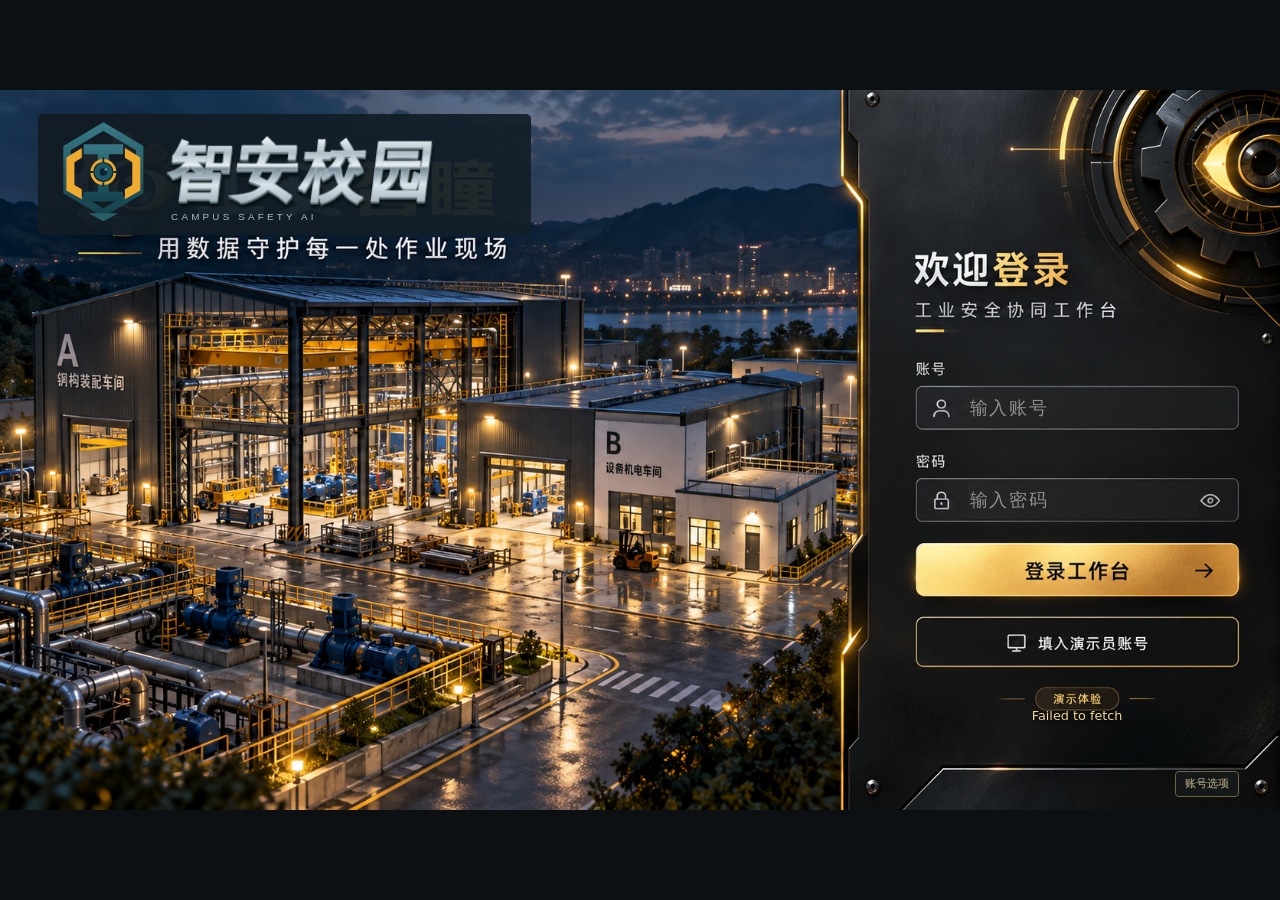
<file: frontend/index.html>
<!doctype html>
<html lang="zh-CN" class="workspace-pending">
<head><link rel="stylesheet" href="workspace-boot.css?v=46">
<meta charset="utf-8"><meta name="viewport" content="width=device-width,initial-scale=1">
<title>智安校园 · 校园安全首页</title>
<link rel="stylesheet" href="scene-model.css?v=7"><link rel="stylesheet" href="factory.css?v=2"><link rel="stylesheet" href="factory-home.css?v=18">
<script type="importmap">{"imports":{"three":"./vendor/three/three.module.js"}}</script>
<link rel="stylesheet" href="factory-metal.css?v=1"><script src="session-entry.js?v=22"></script><script src="config.js"></script><link rel="stylesheet" href="session-shell.css?v=22">
<link rel="stylesheet" href="factory-section.css?v=1"><link rel="stylesheet" href="industrial-themes.css?v=12"><link rel="stylesheet" href="factory-analysis.css?v=20"><link rel="stylesheet" href="steel-system.css?v=16"><link rel="stylesheet" href="workbench-navigation.css?v=46"><link rel="stylesheet" href="device-workflow.css?v=50"><link rel="stylesheet" href="ai-trace.css?v=1"><link rel="stylesheet" href="factory-refresh.css?v=21"><link rel="stylesheet" href="inspection-walk.css?v=28"><link rel="stylesheet" href="location-preview.css?v=26"><link rel="stylesheet" href="dashboard-polish.css?v=28"><link rel="stylesheet" href="blackgold-workspace.css?v=34"><link rel="stylesheet" href="workspace-refinement.css?v=34"><link rel="stylesheet" href="brand-system.css?v=34"><link rel="stylesheet" href="workspace-layout.css?v=39">
<link rel="stylesheet" href="cockpit.css?v=47">
</head>
<body class="factory-home">
<header class="app-header"><a class="brand-lockup" href="./" aria-label="智安校园首页"><span class="brand-emblem" aria-hidden="true"></span><span class="brand-type"><span class="brand-title">智安校园</span><span class="brand-subtitle">CAMPUS SAFETY INTELLIGENCE</span></span></a><span class="brand-motto">用数据守护每一处作业现场</span><span class="design-label"><i></i> 后台实时同步 · 演示</span><span id="data-refresh-result" class="refresh-result" role="status" aria-live="polite"></span><div class="account-toolbar"><span class="account-avatar" id="account-avatar">智</span><span id="account-name">验证登录…</span><button id="account-open">账号中心</button><button id="account-switch">切换账号</button></div></header>
<nav class="command-rail" aria-label="工作台导航"><span class="rail-caption">CONTROL</span><button data-drawer="overview" aria-label="全景" aria-expanded="false" class="selected"><svg viewBox="0 0 24 24" aria-hidden="true"><path d="M3 9 12 3l9 6v11H3Z M9 20v-7h6v7"/></svg><span>全景</span></button><button data-drawer="devices" aria-label="设备监测" aria-expanded="false"><svg viewBox="0 0 24 24" aria-hidden="true"><path d="M4 4h16v16H4Z M8 8h8 M8 12h5 M8 16h8"/></svg><span>设备监测</span></button><button data-drawer="people" aria-label="人员管理" aria-expanded="false"><svg viewBox="0 0 24 24" aria-hidden="true"><path d="M16 7a4 4 0 1 1-8 0 4 4 0 0 1 8 0 M4 21v-3a8 8 0 0 1 16 0v3"/></svg><span>人员管理</span></button><button data-drawer="zones" aria-label="危险区域" aria-expanded="false"><svg viewBox="0 0 24 24" aria-hidden="true"><path d="M12 3 22 20H2Z M12 9v5 M12 17v1"/></svg><span>危险区域</span></button><button data-drawer="alerts" aria-label="人员报警中心" aria-expanded="false"><svg viewBox="0 0 24 24" aria-hidden="true"><path d="M5 17h14l-2-3V8a5 5 0 0 0-10 0v6Z M10 21h4"/></svg><span>报警中心</span><b id="rail-alert-count" hidden></b></button><button data-drawer="settings" aria-label="图层调节" aria-expanded="false"><svg viewBox="0 0 24 24" aria-hidden="true"><path d="M4 6h16 M4 12h16 M4 18h16 M8 3v6 M16 9v6 M10 15v6"/></svg><span>图层调节</span></button><button id="data-refresh" class="rail-action" type="button" aria-label="刷新数据"><svg viewBox="0 0 24 24" aria-hidden="true"><path d="M20 10a8 8 0 1 0-1 7 M20 3v7h-7"/></svg><span>刷新数据</span></button><a href="workbench.html" class="rail-action" aria-label="GIS 工作台"><svg viewBox="0 0 24 24" aria-hidden="true"><path d="m3 5 6-2 6 2 6-2v16l-6 2-6-2-6 2Z M9 3v16 M15 5v16"/></svg><span>GIS 工作台 ↗</span></a></nav>
<aside id="dashboard-drawer" aria-label="可调节功能板块" hidden><div class="drawer-heading"><div><span class="eyebrow">CONTROL PANEL</span><h2 id="drawer-title">设备监测</h2></div><button id="drawer-close" aria-label="收起功能面板">‹</button></div><div id="drawer-content"></div><div class="drawer-footer">拖动右边界调节宽度 · Esc 收起</div><div id="drawer-resize" role="separator" tabindex="0" aria-label="调节面板宽度" aria-orientation="vertical" aria-valuemin="270" aria-valuemax="480" aria-valuenow="320"></div></aside>
<main>
<section class="page-intro"><div><span class="eyebrow">DIGITAL TWIN / CAMPUS SAFETY</span><h1>校园安全数字孪生<span class="title-tag">空间监测</span></h1></div><p>全景与不同区域一键切换。查看人员、设备与危险区域，跟踪空间进入报警。<a class="task-shortcut" href="#my-tasks">查看我的待办 ↘</a></p></section>
<div class="live-strip" id="live-strip" role="status"><strong id="live-status"><i></i> 正在连接校园后台</strong><span id="live-source">位置 / 设备 / 区域报警 · 同源订阅</span><span id="live-time">等待首帧数据</span></div>
<div class="home-metrics" aria-label="A/B 区域台账概况"><div><span>校园视图</span><strong>04</strong><small>外观 / 剖面 / 区域 A / 区域 B</small></div><div><span>设备监测</span><strong id="metric-devices">—</strong><small>与模型编号一致</small></div><div><span>编号人员</span><strong id="metric-people">—</strong><small>A/B 区域人员 · 空间联动</small></div><div><span>危险区域</span><strong id="metric-zones">—</strong><small>A/B 区域危险范围</small></div><div class="alert-metric"><span>当前进入报警</span><strong id="metric-alerts">—</strong><small>A/B 区域人员进入</small></div></div><nav class="view-tabs" aria-label="校园场景视图">
<button data-view="overview" aria-pressed="true"><span>01</span><strong>全景总视图</strong><small>统一校区轮廓 · 纯建筑外观</small></button>
<button data-view="a" aria-pressed="false"><span>02</span><strong>局部 A · 工程训练</strong><small>实训设施 / 机器人与输送线</small></button>
<button data-view="b" aria-pressed="false"><span>03</span><strong>局部 B · 后勤保障</strong><small>成套配电 / 换热水处理 / 控制侧翼</small></button>
<button data-view="section" aria-pressed="false"><span>04</span><strong>校区整体剖面</strong><small>A 教学 / B 后勤 · 同屏展示</small></button>
</nav>
<div class="viewer-grid">
<section class="scene-card" aria-label="交互三维校园">
<div class="scene-heading"><div><span id="view-code">OVERVIEW</span><h2 id="scene-title">校园全景总视图</h2></div><button id="factory-inspect">进入 A/B 巡视</button><button id="factory-reset">恢复视角</button></div>
<div id="factory-stage" tabindex="-1" aria-label="校园交互三维场景"><div id="loading" role="status">正在加载工业模型…</div>
<div class="scene-caption" id="scene-caption"></div><div id="scene-alert" class="scene-alert" role="status" hidden></div>
<div class="factory-detail" id="factory-detail" aria-live="polite" hidden><button id="factory-close" aria-label="关闭对象详情">×</button><span id="detail-id"></span><h3 id="detail-name"></h3><p id="detail-description"></p></div>
<div class="scene-footer"><span>拖动旋转 · 滚轮缩放 · 悬停图标查看名称</span><span>尺寸与布局为设计示意</span></div>
</div>
<div class="simulation-controls" hidden><span class="simulation-label"><i></i> 区域进入演示</span><select id="demo-source" aria-label="移动演示对象"><optgroup label="室内移动"><option value="a">室内 A 区 · 装配工 P005</option><option value="b">室内 B 区 · 电工 P016</option></optgroup><optgroup label="室外移动"><option value="overview">室外人员 · P023</option><option value="vehicle">室外车辆 · E-04</option><option value="outdoor">室外三人巡检</option></optgroup></select><button id="demo-start">开始移动</button><button id="demo-stop" disabled>停止</button><button id="demo-reset">恢复初始位置</button><span id="demo-status" role="status">本地模拟位置</span></div><div class="scene-status"><span class="scene-legend"><b class="device-key">■</b> 设备 <b class="person-key">●</b> 人员 <b class="zone-key">◆</b> 危险区域</span><span><i></i> 本地三维场景</span><span id="asset-status">模型加载中</span><button id="factory-export">导出当前视图 PNG</button></div>
</section>
<aside class="inspection-panel"><span class="eyebrow">INSPECTION DIRECTORY</span><h2 id="directory-title">园区功能分区</h2><p id="directory-note">选择分区进入区域，查看具体设备。</p><div id="equipment-directory"></div><div class="panel-note"><span>模型来源</span><p>Kenney / CC0<br>ModKit / CC0<br>专项设备补充建模</p><a href="assets/factory/manifest.json" target="_blank" rel="noopener">查看资产来源清单 ↗</a></div></aside>
</div>
<section class="metal my-tasks" id="my-tasks"><span class="eyebrow">MY OPERATIONS</span><h2>我的待办</h2><p id="my-task-status" role="status">读取岗位任务…</p><div class="my-task-grid" id="my-task-grid"></div></section>
<section class="home-module" id="equipment-management" aria-labelledby="equipment-heading">
<div class="module-heading"><div><span class="eyebrow">EQUIPMENT MONITORING</span><h2 id="equipment-heading">设备监测</h2></div><span id="equipment-total" class="module-count">加载场景台账…</span></div>
<div class="table-tools"><label for="equipment-search">搜索设备<input id="equipment-search" aria-label="搜索设备" type="search" placeholder="设备编号 / 中文名称"></label><label for="equipment-area">所在区域<select id="equipment-area" aria-label="所在区域"><option value="all">全部区域</option><option value="a">A · 工程训练</option><option value="b">B · 后勤保障</option></select></label><span>模型与台账共用编号</span></div>
<div class="table-scroll"><table><thead><tr><th>设备编号</th><th>设备名称</th><th>所在区域</th><th>监测 / 进入状态</th><th>监测读数</th><th>操作</th></tr></thead><tbody id="equipment-rows"></tbody></table></div>
<p class="module-note">后台每秒采样，页面自动同步；本页列出 A/B 区域设备与读数，传感器安全阈值待现场配置。</p></section>
<div class="home-management-grid">
<section class="home-module" id="personnel-management" aria-labelledby="personnel-heading"><div class="module-heading"><div><span class="eyebrow">NUMBERED PERSONNEL</span><h2 id="personnel-heading">人员管理</h2></div><span id="personnel-total" class="module-count"></span></div><div class="table-scroll"><table><thead><tr><th>人员编号</th><th>岗位</th><th>所在区域</th><th>区域状态</th><th>操作</th></tr></thead><tbody id="personnel-rows"></tbody></table></div><p class="module-note">本页仅列出 A/B 区域人员。工人、电工、焊工等角色逐一编号。红点表示进入危险区，绿点表示当前未进入限制范围；每条位置标注数据来源与采集时间，过期位置显示未知。</p></section>
<section class="home-module" id="zone-management" aria-labelledby="zone-heading"><div class="module-heading"><div><span class="eyebrow">HAZARDOUS AREAS</span><h2 id="zone-heading">危险区域</h2></div><span id="zone-total" class="module-count"></span></div><div class="table-scroll"><table><thead><tr><th>区域编号</th><th>危险区域</th><th>所在视图</th><th>关联设备</th><th>操作</th></tr></thead><tbody id="zone-rows"></tbody></table></div><p class="module-note">橙红色透明范围与边线标出危险区域。全景仅展示建筑外观；人员、危险范围与定位在整体剖面及局部 A / B 查看，位置与告警来自同一后台观测。</p></section>
</div><p id="home-status" role="status" aria-live="polite"></p>
<section class="home-module" id="alarm-management" aria-labelledby="alarm-heading"><div class="module-heading"><div><span class="eyebrow">SPATIAL ALERTS</span><h2 id="alarm-heading">人员报警中心</h2></div><span id="alarm-total" class="module-count"></span></div><div id="alarm-list" class="alarm-list"></div><details class="event-history"><summary>进入 / 离开记录</summary><div id="alarm-history"></div></details><p class="module-note">按实体位置与危险范围计算，进入产生报警，离开自动解除。固定设备不因位于自身作业区而触发进入报警；区域边界与位置为演示设计。</p></section>
<section id="dashboard-settings" hidden><div class="settings-group"><h3>板块调节</h3><label for="drawer-width">左侧面板宽度 <output id="drawer-width-value">320 px</output></label><input id="drawer-width" aria-label="面板宽度" type="range" min="270" max="480" value="320"><label for="scene-height">场景显示高度 <output id="scene-height-value">560 px</output></label><input id="scene-height" aria-label="场景高度" type="range" min="440" max="760" value="560"></div><div class="settings-group"><h3>图层显示</h3><label class="layer-toggle"><input type="checkbox" data-factory-layer="person" checked> 人员位置点与模型</label><label class="layer-toggle"><input type="checkbox" data-factory-layer="device" checked> 设备位置点与模型</label><label class="layer-toggle"><input type="checkbox" data-factory-layer="zone" checked> 危险区域范围</label><p>隐藏图层仍保留区域进入判断。</p></div></section>
<section id="factory-analysis"></section>
<footer>统一材质：混凝土灰 / 工业钢蓝 / 安全黄　 ·　 悬停展示设备中文名称，点击保留详情。<span id="scene-error" role="alert"></span></footer>
</main>
<dialog id="image-export"><div class="export-heading"><strong>当前场景配图</strong><button id="export-close" aria-label="关闭配图预览">×</button></div><img id="export-image" alt="当前校园三维场景配图"><a id="export-download" download>保存 PNG 配图 ↓</a></dialog>
<script type="module" src="location-preview.mjs?v=26"></script><script type="module" src="factory-app.mjs?v=46"></script>
<script type="module" src="factory-home.mjs?v=46"></script><script type="module" src="factory-panels.mjs?v=29"></script><script type="module" src="factory-analysis.mjs?v=51"></script><script type="module" src="workbench-navigation.mjs?v=25"></script><script type="module" src="session-shell.mjs?v=34"></script><script type="module" src="workspace-boot.mjs?v=50"></script><script type="module" src="brand-system.mjs?v=50"></script></body></html>
</file>
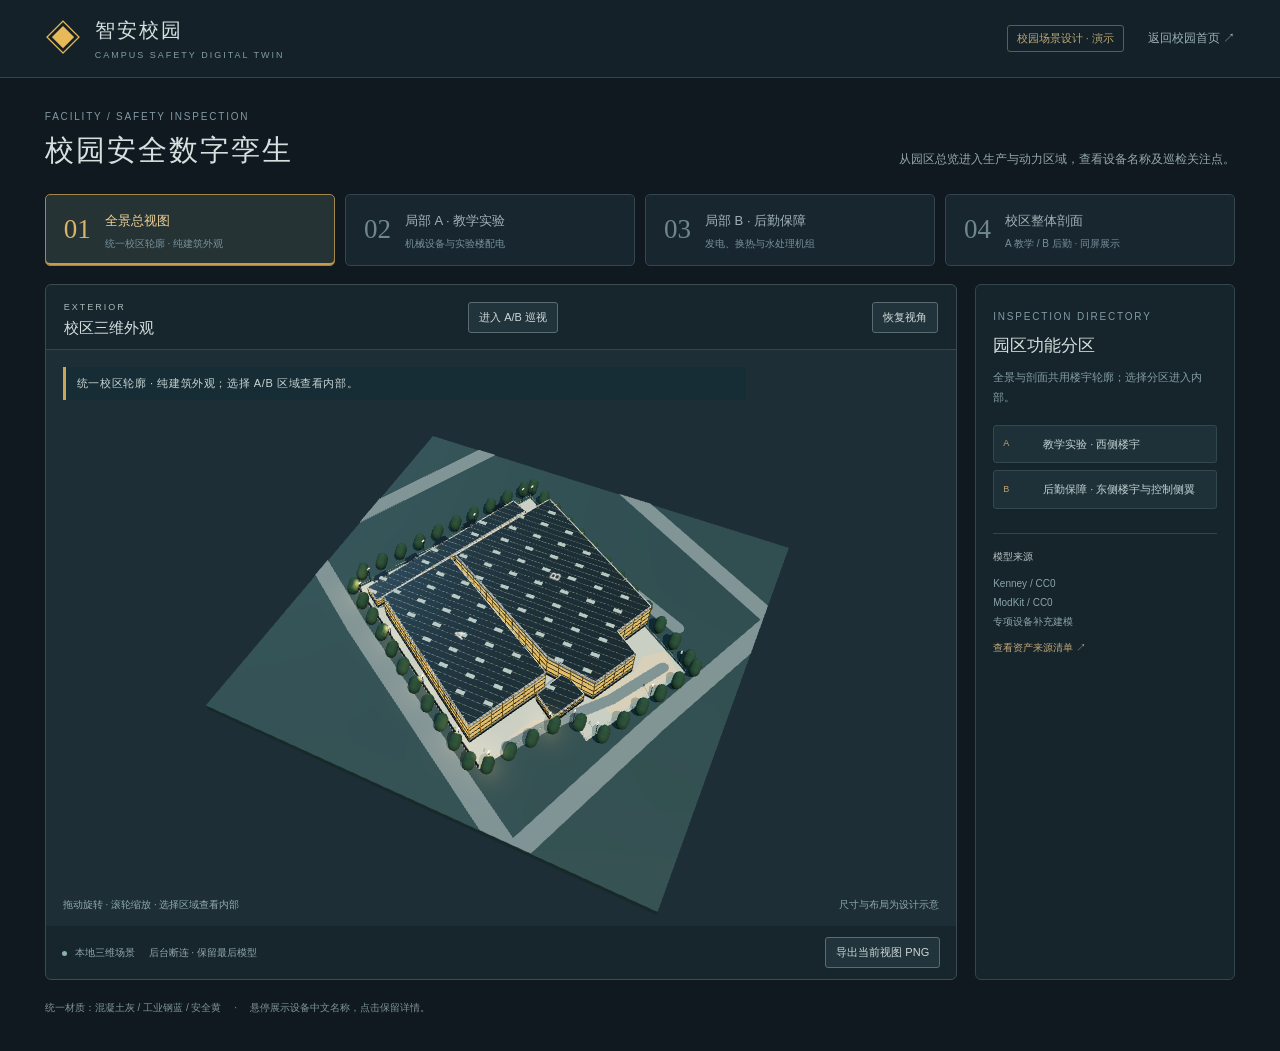
<file: frontend/factory.html>
<!doctype html>
<html lang="zh-CN">
<head>
<meta charset="utf-8"><meta name="viewport" content="width=device-width,initial-scale=1">
<title>智安校园 · 校园安全数字孪生空间视图</title>
<link rel="stylesheet" href="scene-model.css?v=7"><link rel="stylesheet" href="factory.css?v=1">
<script type="importmap">{"imports":{"three":"./vendor/three/three.module.js"}}</script>
<script src="config.js"></script><script>if(new URLSearchParams(location.search).has('embed')){const style=document.createElement('link');style.rel='stylesheet';style.href='factory-embed.css?v=1';document.head.append(style);}</script><link rel="stylesheet" href="factory-section.css?v=1"><link rel="stylesheet" href="inspection-walk.css?v=22"></head>
<body>
<header><a class="wordmark" href="./"><span class="brand-symbol">◈</span><span>智安校园<small>CAMPUS SAFETY DIGITAL TWIN</small></span></a><span class="design-label">校园场景设计 · 演示</span><a class="back-link" href="./">返回校园首页 ↗</a></header>
<main>
<section class="page-intro"><div><span class="eyebrow">FACILITY / SAFETY INSPECTION</span><h1>校园安全数字孪生</h1></div><p>从园区总览进入生产与动力区域，查看设备名称及巡检关注点。</p></section>
<nav class="view-tabs" aria-label="校园场景视图">
<button data-view="overview" aria-pressed="true"><span>01</span><strong>全景总视图</strong><small>统一校区轮廓 · 纯建筑外观</small></button>
<button data-view="a" aria-pressed="false"><span>02</span><strong>局部 A · 教学实验</strong><small>机械设备与实验楼配电</small></button>
<button data-view="b" aria-pressed="false"><span>03</span><strong>局部 B · 后勤保障</strong><small>发电、换热与水处理机组</small></button>
<button data-view="section" aria-pressed="false"><span>04</span><strong>校区整体剖面</strong><small>A 教学 / B 后勤 · 同屏展示</small></button>
</nav>
<div class="viewer-grid">
<section class="scene-card" aria-label="交互三维校园">
<div class="scene-heading"><div><span id="view-code">OVERVIEW</span><h2 id="scene-title">校园全景总视图</h2></div><button id="factory-inspect">进入 A/B 巡视</button><button id="factory-reset">恢复视角</button></div>
<div id="factory-stage" tabindex="-1" aria-label="校园交互三维场景"><div id="loading" role="status">正在加载工业模型…</div>
<div class="scene-caption" id="scene-caption"></div><div id="scene-alert" role="status" hidden></div>
<div class="factory-detail" id="factory-detail" aria-live="polite" hidden><button id="factory-close" aria-label="关闭设备详情">×</button><span id="detail-id"></span><h3 id="detail-name"></h3><p id="detail-description"></p></div>
<div class="scene-footer"><span>拖动旋转 · 滚轮缩放 · 悬停图标查看名称</span><span>尺寸与布局为设计示意</span></div>
</div>
<div class="scene-status"><span><i></i> 本地三维场景</span><span id="asset-status">模型加载中</span><button id="factory-export">导出当前视图 PNG</button></div>
</section>
<aside class="inspection-panel"><span class="eyebrow">INSPECTION DIRECTORY</span><h2 id="directory-title">园区功能分区</h2><p id="directory-note">选择分区进入区域，查看具体设备。</p><div id="equipment-directory"></div><div class="panel-note"><span>模型来源</span><p>Kenney / CC0<br>ModKit / CC0<br>专项设备补充建模</p><a href="assets/factory/manifest.json" target="_blank" rel="noopener">查看资产来源清单 ↗</a></div></aside>
</div>
<footer>统一材质：混凝土灰 / 工业钢蓝 / 安全黄　 ·　 悬停展示设备中文名称，点击保留详情。<span id="scene-error" role="alert"></span></footer>
</main>
<dialog id="image-export"><div class="export-heading"><strong>当前场景配图</strong><button id="export-close" aria-label="关闭配图预览">×</button></div><img id="export-image" alt="当前校园三维场景配图"><a id="export-download" download>保存 PNG 配图 ↓</a></dialog>
<script type="module" src="factory-app.mjs?v=6"></script>
</body></html>
</file>
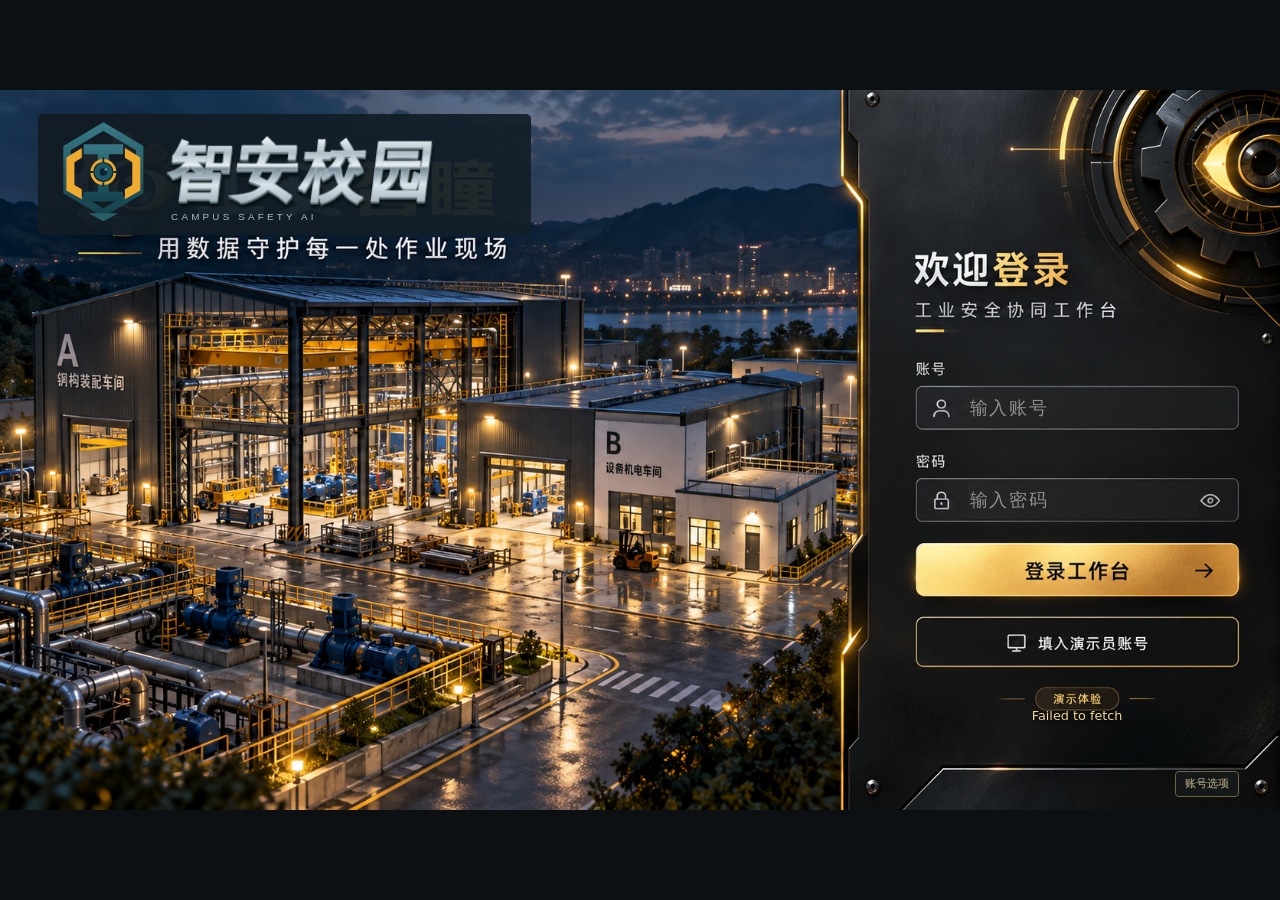
<file: frontend/home.html>
<!doctype html>
<html lang="zh-CN">
<head>
  <meta charset="utf-8">
  <meta name="viewport" content="width=device-width,initial-scale=1">
  <title>智安校园 · 校园安全协同工作台</title>
  <link rel="preload" as="image" href="assets/home-blackgold-reference.png">
  <link rel="stylesheet" href="home-blackgold.css?v=46">
  <script src="config.js"></script>
<link rel="stylesheet" href="workspace-refinement.css?v=34"><link rel="stylesheet" href="brand-system.css?v=34"></head>
<body>
  <main class="home-stage" aria-label="智安校园首页">
    <img class="home-art" src="assets/home-blackgold-reference.png" alt="智安校园黑金工业工作台，A/B校园夜景，左右两侧分别为数字孪生与GIS入口。" width="1672" height="941">
    <header class="home-heading"><h1>校园安全协同工作台</h1><p>看见风险 · 协同处置 · 全程可追溯</p></header>
    <a class="portal portal-twin" href="index.html" aria-label="进入校园安全数字孪生"><span class="portal-copy"><strong>校园安全数字孪生</strong><span>三维巡视 · 设备核查 · 协同处置</span><b>进入数字孪生 →</b></span></a>
    <a class="portal portal-gis" href="workbench.html" aria-label="进入 GIS 工作台"><span class="portal-copy"><strong>GIS 工作台</strong><span>空间定位 · 区域告警 · 观测联动</span><b>进入 GIS →</b></span></a>
    <span class="gis-signal" aria-hidden="true"></span>
    <button class="home-account" id="home-account" aria-label="打开我的账号" aria-expanded="false" aria-controls="home-account-menu"><span id="home-account-label" class="sr-only">我的账号</span></button>
    <div id="home-account-menu" class="account-menu" hidden>
      <strong id="home-user-name">验证登录…</strong><p id="home-user-role"></p>
      <button id="home-profile-open" type="button">个人资料与账号中心</button>
      <button id="home-logout" type="button">退出登录</button>
    </div>
    <p id="home-status" role="status" aria-live="polite"></p>
  </main>
  <script type="module" src="home.mjs?v=46"></script>
<script type="module" src="brand-system.mjs?v=50"></script></body>
</html>
</file>
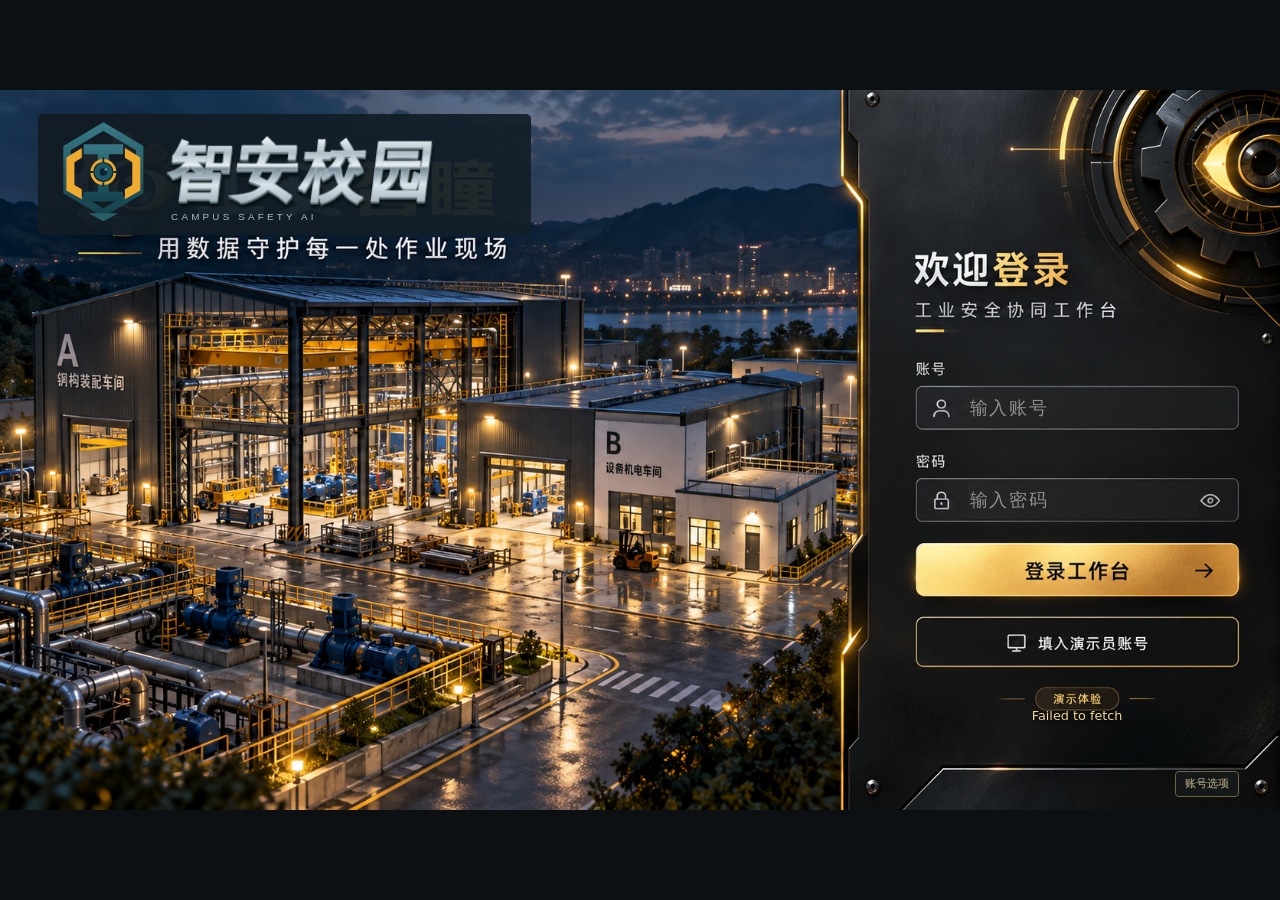
<file: frontend/login.html>
<!doctype html>
<html lang="zh-CN"><head><meta charset="utf-8"><meta name="viewport" content="width=device-width,initial-scale=1"><title>智安校园 · 登录工作台</title><link rel="preload" as="image" href="assets/login-blackgold-reference.png"><link rel="stylesheet" href="login-blackgold.css?v=30"><script src="config.js"></script><link rel="stylesheet" href="workspace-refinement.css?v=34"><link rel="stylesheet" href="brand-system.css?v=34"></head>
<body><main class="login-stage" aria-label="智安校园校园安全协同工作台">
<img class="login-art" src="assets/login-blackgold-reference.png" alt="智安校园，用数据守护每一处作业现场。A、B校园夜景与黑金机械登录面板。" width="1672" height="941"><h1 class="sr-only">欢迎登录智安校园</h1>
<form id="entry-login" aria-label="登录工作台"><label class="sr-only" for="entry-username">账号</label><input id="entry-username" placeholder="输入账号" autocomplete="username" required maxlength="80"><label class="sr-only" for="entry-password">密码</label><input id="entry-password" placeholder="输入密码" type="password" autocomplete="current-password" required maxlength="256"><button id="entry-password-toggle" type="button" aria-label="显示密码" aria-pressed="false"><span class="sr-only">显示密码</span></button><button id="entry-submit" type="submit"><span class="sr-only">登录工作台</span></button></form>
<button id="entry-fill-demo" type="button"><span class="sr-only">填入演示员账号</span></button><p id="entry-status" role="status" aria-live="polite"></p>
<details class="account-options"><summary>账号选项</summary><div class="options-panel"><p id="login-project">连接项目…</p><label class="official-option"><input id="entry-official" type="checkbox">使用正式项目账号</label><details id="entry-demo" hidden><summary>其他演示岗位</summary><div id="entry-roles"></div><button id="entry-guest" type="button">体验演示 · 只读账号</button><button id="entry-new" type="button">新建另一演示空间</button></details><p id="entry-storage"></p></div></details>
</main><script type="module" src="login.mjs?v=49"></script><script type="module" src="brand-system.mjs?v=50"></script></body></html>
</file>
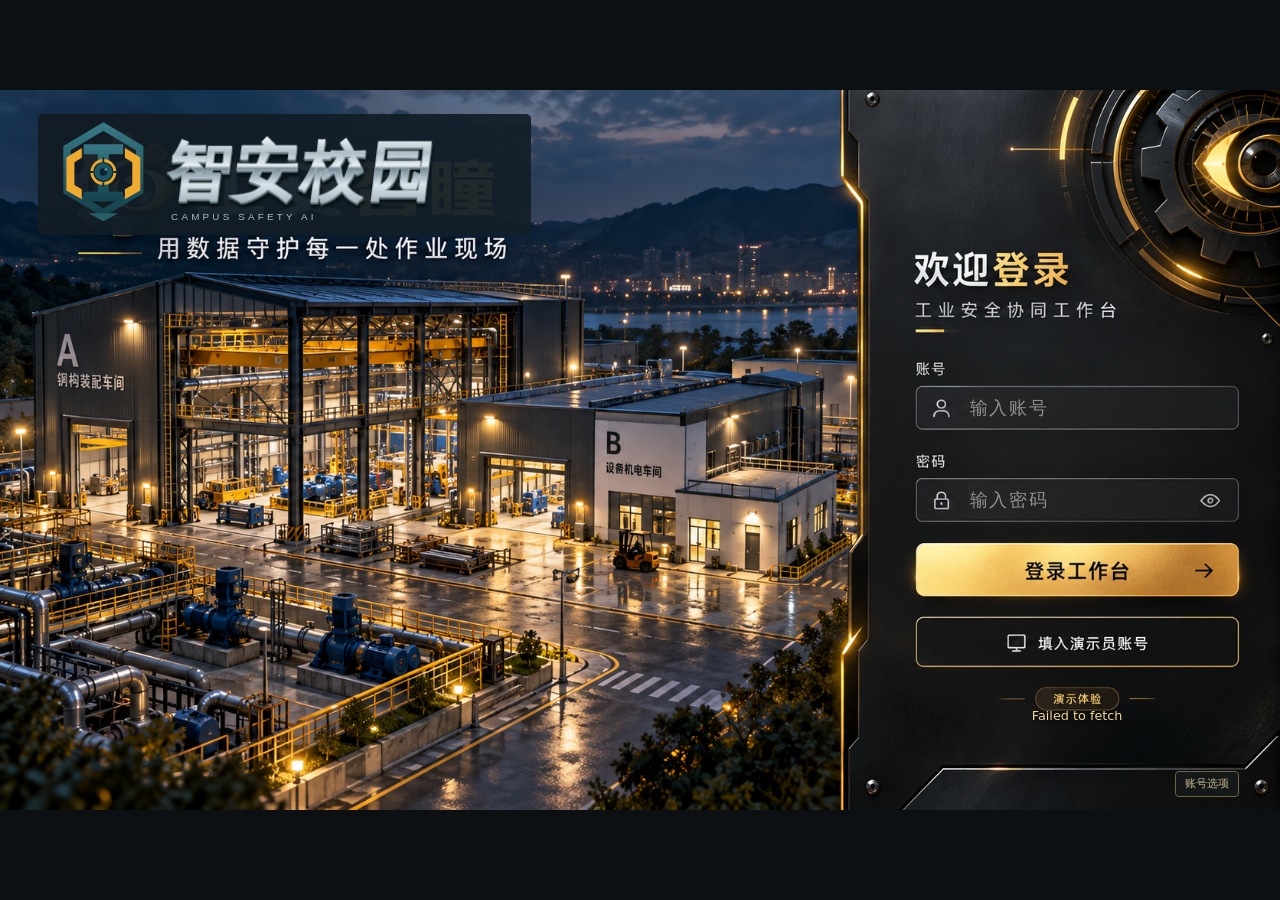
<file: frontend/workbench.html>
<!doctype html><html lang="zh-CN" class="workspace-pending"><head><link rel="stylesheet" href="workspace-boot.css?v=46"><meta charset="utf-8"><meta name="viewport" content="width=device-width,initial-scale=1"><title>智安校园 · 遥感与校园空间</title><link rel="stylesheet" href="vendor/leaflet/leaflet.css"><link rel="stylesheet" href="gis-reference.css?v=17"><script type="importmap">{"imports":{"three":"./vendor/three/three.module.js"}}</script><script src="session-entry.js?v=22"></script><script src="config.js"></script><link rel="stylesheet" href="session-shell.css?v=22"><link rel="stylesheet" href="factory-section.css?v=1"><link rel="stylesheet" href="industrial-themes.css?v=12"><link rel="stylesheet" href="factory-analysis.css?v=20"><link rel="stylesheet" href="steel-system.css?v=16"><link rel="stylesheet" href="workbench-navigation.css?v=46"><link rel="stylesheet" href="device-workflow.css?v=50"><link rel="stylesheet" href="ai-trace.css?v=1"><link rel="stylesheet" href="factory-refresh.css?v=21"><link rel="stylesheet" href="location-preview.css?v=26"><link rel="stylesheet" href="dashboard-polish.css?v=28"><link rel="stylesheet" href="blackgold-workspace.css?v=34"><link rel="stylesheet" href="workspace-refinement.css?v=34"><link rel="stylesheet" href="brand-system.css?v=34"><link rel="stylesheet" href="workspace-layout.css?v=39">
<link rel="stylesheet" href="cockpit.css?v=47">
</head><body>
<header class="app-header"><a class="brand-lockup" href="./" aria-label="智安校园首页"><span class="brand-emblem" aria-hidden="true"></span><span class="brand-type"><span class="brand-title">智安校园</span><span class="brand-subtitle">CAMPUS SAFETY INTELLIGENCE</span></span></a><p>用数据守护每一处作业现场</p><a href="./">返回安全数字孪生首页 ↗</a><div class="account-toolbar"><span class="account-avatar" id="account-avatar">智</span><span id="account-name">验证登录…</span><button id="account-open">账号中心</button><button id="account-switch">切换账号</button></div></header>
<main class="gis-layout"><aside class="sidebar metal"><span class="eyebrow">GEOSPATIAL / DIGITAL TWIN</span><h1>室外空间安全工作台</h1><span class="chip">室外安全联动 × 校园分析</span><p id="site-name">读取公开布局参考…</p>
<nav class="view-buttons" aria-label="空间视图"><button data-reference-view="satellite" aria-pressed="true">卫星影像</button><button data-reference-view="plan" aria-pressed="false">校区平面</button><button data-reference-view="3d" aria-pressed="false">三维外观</button></nav>
<h2>图层与显示</h2><div class="layers"><label><input id="layer-layout" type="checkbox" checked>卫星边界 / 平面轮廓</label><div class="inspection-layers"><label><input id="layer-people" type="checkbox" checked>人员模型</label><label><input id="layer-devices" type="checkbox" checked>设备模型</label><label><input id="layer-zones" type="checkbox" checked>危险区范围</label></div></div><label for="panel-width">左侧面板宽度</label><input class="width-input" id="panel-width" type="range" min="230" max="380" value="290"><label for="stage-height">视图高度</label><input class="width-input" id="stage-height" type="range" min="480" max="800" value="620">
<h2>空间依据</h2><dl class="facts"><dt>坐标</dt><dd id="site-coordinate">WGS84</dd><dt>建筑高度</dt><dd>演示假设，非实测</dd><dt>监测范围</dt><dd>室外施工人员与移动设备</dd><dt>定位数据</dt><dd>复用校园后台观测</dd></dl><p>A/B 内部及剖面在首页查看；GIS 仅保留卫星、平面和外观。当前区域告警统计室外人员与移动车辆。人员、设备和危险区为安全演示配置，不代表浙江大学实际建筑、设施或运行状态。</p>
<div class="demo-settings"><h2>区域进入演示</h2><select id="demo-person" aria-label="演示轨迹"><option value="overview">室外 · 施工人员</option><option value="vehicle">室外 · 工程运输车</option><option value="outdoor">室外 · 三人协同巡检</option></select><div class="actions"><button id="demo-start">开始移动</button><button id="demo-stop">停止</button><button id="demo-reset">重置演示</button></div><p id="demo-state">读取后台演示状态…</p><h2>地图区域索引</h2><div id="reference-zones" class="zone-index"></div><p>编号与地图常驻标签一致；点选可定位范围。</p><h2>当前区域告警</h2><div id="reference-alerts" class="alert-list">正在获取…</div><details class="data-connect"><summary>数据接入与核验</summary><p>尚无现场设备；可导入位置或传感器读数，收到的新观测会在所有视图同步。x / z 为场景局部坐标（x 向东、z 向南），单位米；地图叠加另有旋转与比例变换，未进行实测配准。</p><ol class="ingest-steps"><li>先在页面下方“设备异常处置”登录安全员或维修账号，再选示例或填入 JSON。</li><li>核对已有编号与米制坐标，点击“导入观测”。</li><li>看导入结果与区域告警，点击定位查看地图。</li></ol><div class="actions observation-examples"><button data-observation-example="enter">示例：进入土方区</button><button data-observation-example="leave">示例：离开危险区</button><button data-observation-example="temperature">示例：泵组温度</button></div><label class="observation-file" for="observation-file">选择 JSON 文件（只填入，不自动上报）<input id="observation-file" type="file" accept=".json,application/json"></label><label for="observation-input">观测 JSON</label><textarea id="observation-input" rows="8" spellcheck="false">{"observations":[{"id":"P023","x":-28,"z":23}]}</textarea><button id="submit-observations">导入观测</button><p id="ingest-status" role="status">手动测试数据，不是真实 GPS；示例按钮只填写，点击导入才上报。</p><p>接口：POST /factory/observations；支持 observedAt 带时区采集时间。示例 P023 进入土方区；改为 x=-41,z=12 后离开。不填 observedAt 时使用接收时间，超过 120 秒的位置变为未知。手动上报会停止包含该人员的模拟轨迹（三人组合会整组停止），避免覆盖；重置演示不会清除接口位置。示例温度单位必须为 ℃，固定设备不能上报 x/z。</p></details></div></aside>
<section class="main"><div class="metric-row"><div class="metric metal"><span>建筑轮廓</span><b id="count-buildings">—</b><small>按卫星影像近似描绘</small></div><div class="metric metal"><span>设备 / 人员</span><b id="count-entities">—</b><small>仅室外 · 与首页同源</small></div><div class="metric metal"><span>区域进入报警</span><b id="count-alerts">—</b><small>来自同一校园后台</small></div><div class="metric metal"><span>影像采集日期</span><b style="font-size:19px" id="image-date">—</b><small>卫星底图非实时视频</small></div></div>
<section class="metal"><div class="scene-head"><div><span class="eyebrow" id="view-kind">SATELLITE / WGS84</span><h2 id="reference-title">公开布局参考 · 卫星影像</h2></div><div class="actions"><button id="refresh-observations">刷新观测</button><a class="button" href="./?inspect=B-05">进入 B-05 内部巡视 ↗</a><button id="fit-site">定位校区</button><button id="measure" aria-pressed="false">测距：点击两点</button><button id="clear-measure">清除测距</button><button id="measure-example">示例：A/B 中心间距</button><button id="reload-imagery">重载影像</button></div></div>
<p id="refresh-observations-result" class="refresh-result" role="status" aria-live="polite"></p><div class="stage-wrap"><div id="reference-map" aria-label="公开地块卫星参考地图"></div><div id="reference-scene" aria-label="与二维轮廓对应的三维外观" hidden></div><div class="map-note"><span id="view-explanation">卫星影像参考 · 外部布局待核实</span><small id="imagery-status" role="status">正在载入影像…</small></div><div class="legend"><span class="gold">■ 设备</span><span class="green">● 人员</span><span class="red">▧ 危险区 / 进入告警</span><span class="gray">● 未知</span></div><div id="measure-result" class="measure-result" role="status" hidden><b id="measure-title">直线间距</b><strong id="measure-value">—</strong><p id="measure-explain">点击起点和终点，查看地图直线距离。</p><p>用于粗看间距与跨度；底图未经现场配准，不作为安全距离或施工放线依据。</p></div><div id="reference-detail" class="detail-box" hidden><button id="detail-close" aria-label="关闭空间详情">×</button><strong id="reference-detail-name"></strong><p id="reference-detail-text"></p></div></div>
<div class="status-bar"><span id="observation-status" role="status">正在连接校园后台…</span><span id="map-coordinate">WGS84 · 公开布局参考 / 校园示意</span></div></section>
<section class="metal source-box"><strong>来源与对应关系</strong><p id="site-description">真实影像用于核对外部布局。建筑高度、设备、人员、危险区为演示假设。</p><p id="imagery-description"></p><div class="source-links"><a id="osm-source" target="_blank" rel="noopener">公开参考地块轮廓 ↗</a><a id="imagery-source" target="_blank" rel="noopener">影像元数据 ↗</a><a href="assets/factory/factory-plan.geojson" target="_blank" rel="noopener">二维 / 三维共用布局 ↗</a></div><p>公开参考地块与周边道路 © OpenStreetMap contributors · ODbL；影像 © Esri, Vantor, Earthstar Geographics, GIS User Community。</p></section><section class="metal my-tasks" id="my-tasks"><span class="eyebrow">MY OPERATIONS</span><h2>我的待办</h2><p id="my-task-status" role="status">读取岗位任务…</p><div class="my-task-grid" id="my-task-grid"></div></section><section id="factory-analysis"></section></section></main>
<script src="vendor/leaflet/leaflet.js"></script><script type="module" src="location-preview.mjs?v=26"></script><script type="module" src="gis-reference.mjs?v=50"></script><script type="module" src="factory-analysis.mjs?v=51"></script><script type="module" src="workbench-navigation.mjs?v=25"></script><script type="module" src="session-shell.mjs?v=34"></script><script type="module" src="workspace-boot.mjs?v=50"></script><script type="module" src="brand-system.mjs?v=50"></script></body></html>
</file>
<file: frontend/workspace-boot.css>
/* Keep the original DOM measurable for scene setup without painting legacy UI. */
html.workspace-pending{background:#070f17}
html.workspace-pending body{visibility:hidden}
html.workspace-pending::after{content:'工作空间加载中…';position:fixed;inset:0;display:grid;place-items:center;background:#070f17;color:#d5bc82;font:14px system-ui;letter-spacing:3px;z-index:2147483646;pointer-events:none}
html.workspace-failed::after{display:none}
.workspace-boot-error{visibility:visible;position:fixed;inset:0;display:grid;place-content:center;gap:20px;text-align:center;color:#ead6a3;background:#070f17;z-index:2147483647;font:16px system-ui}
.workspace-boot-error button{padding:12px 24px;color:#ead6a3;background:#172633;border:1px solid #a9874a;cursor:pointer}
@view-transition{navigation:auto}
::view-transition-old(root){animation:workspace-out .12s ease both}
::view-transition-new(root){animation:workspace-in .12s ease both}
@keyframes workspace-out{to{opacity:0}}
@keyframes workspace-in{from{opacity:0}to{opacity:1}}
@media(prefers-reduced-motion:reduce){::view-transition-old(root),::view-transition-new(root){animation:none}}
</file>
<file: frontend/scene-model.css>
#scene3d{overflow:hidden}
#scene3d>canvas{display:block;width:100%;height:100%;touch-action:none}
.model-toolbar{position:absolute;top:38px;left:12px;right:12px;z-index:12;display:flex;gap:5px;flex-wrap:wrap;pointer-events:none}
.model-toolbar button{pointer-events:auto;padding:5px 8px;font-size:11px;color:#d8e3e1;background:#18292eea;border:1px solid #58716f;border-radius:4px;box-shadow:0 2px 5px #0004;min-height:28px}
.model-toolbar button[aria-pressed=true]{color:#ffe0a2;border-color:#ad8c48;background:#3d382beb}
.scene-labels{position:absolute;inset:0;z-index:9;pointer-events:none;overflow:hidden}
.model-label{position:absolute;top:0;left:0;pointer-events:auto;display:grid;place-items:center;box-sizing:border-box;width:22px;height:22px;min-height:0;padding:0;border:0;border-radius:50%;background:transparent;cursor:pointer;touch-action:manipulation}
.marker-glyph{display:block;box-sizing:border-box;width:7px;height:7px;border:1px solid #f3f7edd9;border-radius:1px;background:var(--label-color);box-shadow:0 0 0 1px #182a31d9,0 2px 4px #0008;pointer-events:none}
.model-label.person .marker-glyph{border-radius:50%;width:8px;height:8px}
.model-label.zone .marker-glyph{transform:rotate(45deg);width:6px;height:6px}
.model-label[hidden]{display:none!important}
.model-label:hover,.model-label.previewing,.model-label:focus-visible{background:#e9d4a633;outline:1px solid #e9d4a699;outline-offset:0}
.model-label:hover .marker-glyph,.model-label.previewing .marker-glyph{box-shadow:0 0 0 2px #182a31,0 0 8px var(--label-color)}
.scene-marker-tooltip{position:absolute;top:0;left:0;z-index:2;max-width:calc(100% - 10px);box-sizing:border-box;padding:5px 9px;border:1px solid #a5bab7;border-radius:4px;background:#152a32f5;color:#f5ead2;font:600 11px/16px 'Microsoft YaHei',sans-serif;box-shadow:0 3px 10px #0006;white-space:nowrap;overflow:hidden;text-overflow:ellipsis;pointer-events:none}
.scene-marker-tooltip[hidden]{display:none!important}
.model-note{position:absolute;bottom:12px;right:12px;max-width:60%;z-index:8;color:#b8cbc9;font-size:10px;line-height:1.5;background:#18282ccd;padding:4px 7px;border-radius:3px;pointer-events:none}
@media(max-width:600px){.model-toolbar{gap:3px;top:38px}.model-toolbar button{font-size:10px;padding:4px 5px}.model-note{font-size:9px;max-width:53%}}
</file>
<file: frontend/factory.css>
:root{font-family:'Microsoft YaHei','PingFang SC',sans-serif;color:#d6e0df;background:#10191f;color-scheme:dark;font-synthesis:none}*{box-sizing:border-box}body{margin:0}button,a{touch-action:manipulation}button{font:inherit;cursor:pointer}a{color:inherit;text-decoration:none}button:focus-visible,a:focus-visible{outline:2px solid #e8b958;outline-offset:3px}header{height:78px;padding:0 3.5%;display:flex;align-items:center;gap:24px;background:#142128;border-bottom:1px solid #34444a}.wordmark{display:flex;align-items:center;gap:12px;font-size:20px;font-weight:700;letter-spacing:2px}.brand-symbol{font-size:36px;color:#e8b958}.wordmark small{display:block;font-size:9px;font-weight:400;letter-spacing:2px;margin-top:6px;color:#829ca5}.design-label{margin-left:auto;font-size:11px;color:#baa775;border:1px solid #6b5b39;padding:5px 9px;border-radius:3px}.back-link{font-size:12px;color:#9bb1b5}main{max-width:1800px;margin:auto;padding:28px 3.5%}.page-intro{display:flex;align-items:end;justify-content:space-between;gap:25px;margin-bottom:23px}.eyebrow{font-size:10px;letter-spacing:1.8px;color:#819aa4}h1{font-size:29px;letter-spacing:2px;margin:7px 0 0;font-weight:600}.page-intro p{font-size:12px;color:#93a7ae;line-height:1.8;max-width:420px;margin:0}.view-tabs{display:grid;grid-template-columns:repeat(3,1fr);gap:10px;margin-bottom:18px}.view-tabs button{text-align:left;border:1px solid #34454d;background:#18272f;color:#9fb1b6;border-radius:5px;padding:14px 18px;position:relative;overflow:hidden}.view-tabs span{float:left;font:400 27px/40px Georgia,serif;color:#70878e;margin-right:14px}.view-tabs strong{display:block;font-size:13px;font-weight:500;margin:3px 0 7px}.view-tabs small{display:block;font-size:10px;color:#77909a}.view-tabs button[aria-pressed=true]{background:#263335;border-color:#a3864c;color:#efd297;box-shadow:inset 0 -2px #c89b4b}.view-tabs button[aria-pressed=true] span{color:#d9b468}.viewer-grid{display:grid;grid-template-columns:minmax(0,1fr) 260px;gap:18px}.scene-card{border:1px solid #3a4b51;border-radius:6px;overflow:hidden;background:#17252d}.scene-heading{min-height:64px;display:flex;align-items:center;justify-content:space-between;padding:11px 18px;border-bottom:1px solid #34464d}.scene-heading span{font-size:9px;letter-spacing:2px;color:#a8b8b9}.scene-heading h2{font-size:15px;font-weight:500;margin:5px 0 0}.scene-heading button,.scene-status button{font-size:11px;color:#cdd8d7;border:1px solid #596c71;background:#21333b;padding:7px 10px;border-radius:3px}#factory-stage{height:clamp(490px,64vh,780px);position:relative;overflow:hidden;background:#1d2e36}#factory-stage>canvas{display:block;width:100%;height:100%;touch-action:none}#loading{position:absolute;z-index:25;inset:0;display:grid;place-items:center;background:#192a32;color:#cbbb91;font-size:13px}#loading[hidden]{display:none}.scene-caption{position:absolute;top:17px;left:17px;right:17px;z-index:11;font-size:11px;letter-spacing:.6px;color:#c8d4d2;pointer-events:none}.scene-footer{position:absolute;bottom:14px;left:17px;right:17px;display:flex;justify-content:space-between;gap:10px;font-size:10px;color:#8eaaaf;pointer-events:none}.scene-status{display:flex;align-items:center;gap:14px;padding:11px 16px;color:#90a8ad;font-size:10px}.scene-status i{display:inline-block;width:5px;height:5px;border-radius:50%;background:#89b3a2;margin-right:5px}.scene-status button{margin-left:auto}.inspection-panel{padding:21px 17px;border:1px solid #34464d;border-radius:6px;background:#16242b}.inspection-panel h2{font-size:17px;font-weight:500;margin:10px 0}.inspection-panel>p{font-size:11px;line-height:1.8;color:#839da6;margin-bottom:17px}#equipment-directory{display:grid;gap:7px}#equipment-directory button{display:flex;align-items:center;gap:10px;text-align:left;width:100%;background:#1e3038;color:#c4d3d4;border:1px solid #33474e;border-radius:3px;padding:10px 9px;font-size:11px;line-height:1.5}#equipment-directory button:hover{border-color:#a38752;background:#2b383c}#equipment-directory span{font-size:9px;color:#c0a26a;min-width:30px}#equipment-directory strong{font-weight:400}.panel-note{margin-top:24px;border-top:1px solid #32454c;padding-top:16px;font-size:10px;color:#8ca4ac}.panel-note>span{color:#b8c4c5}.panel-note p{line-height:1.9}.panel-note a{color:#c0a779}.factory-detail{position:absolute;right:17px;bottom:45px;width:270px;max-width:calc(100% - 34px);z-index:14;padding:18px;border:1px solid #79918e;background:#13272ff5;box-shadow:0 6px 24px #0005;border-radius:5px}.factory-detail[hidden]{display:none}.factory-detail>button{float:right;width:23px;height:23px;min-height:0;border:1px solid #5f777e;border-radius:3px;background:#27404a;color:#dce3df;padding:0}.factory-detail>span{font-size:10px;letter-spacing:1px;color:#c2a16b}.factory-detail h3{font-size:14px;font-weight:500;margin:9px 0}.factory-detail p{font-size:11px;line-height:1.9;color:#acbdc1;margin:0}main>footer{margin-top:19px;font-size:10px;color:#7d939b;line-height:1.8}#scene-error{display:block;color:#e3b581;margin-top:6px}.scene-marker-tooltip{font-size:12px;padding:6px 10px;max-width:260px}.scene-labels{z-index:10}.model-label:hover .marker-glyph{box-shadow:0 0 0 1px #182a31,0 0 6px #e8ac42}button[disabled]{cursor:wait;opacity:.5}@media(max-width:1000px){.viewer-grid{grid-template-columns:minmax(0,1fr)}.inspection-panel{padding:17px}#equipment-directory{grid-template-columns:repeat(3,1fr)}.panel-note{display:none}.page-intro p{max-width:250px}.scene-status{gap:9px}}@media(max-width:600px){header{height:68px;padding:0 15px;gap:8px}.wordmark{font-size:17px;gap:8px}.wordmark small{font-size:8px;letter-spacing:1px}.brand-symbol{font-size:30px}.design-label{display:none}.back-link{margin-left:auto;font-size:10px}main{padding:20px 12px}.page-intro{display:block;margin-bottom:19px}.page-intro p{max-width:none;margin-top:12px;font-size:11px}h1{font-size:25px}.view-tabs{gap:6px}.view-tabs button{padding:9px 7px}.view-tabs span{float:none;font-size:17px;line-height:22px;margin:0}.view-tabs strong{font-size:10px;line-height:1.5;min-height:30px;margin-bottom:0}.view-tabs small{display:none}#factory-stage{height:510px}.scene-heading{padding:10px 12px}.scene-heading h2{font-size:13px}.scene-status{padding:10px;font-size:9px;flex-wrap:wrap}.scene-status button{font-size:10px}.scene-footer{font-size:9px;display:block}.scene-footer span{display:block;margin-top:4px}.factory-detail{bottom:57px;width:250px;padding:13px}#equipment-directory{grid-template-columns:repeat(2,1fr)}.inspection-panel h2{font-size:15px}.scene-caption{font-size:10px}}

#image-export{width:min(760px,92vw);max-height:94vh;padding:15px;border:1px solid #738981;border-radius:6px;background:#14252e;color:#dce6e3}#image-export::backdrop{background:#081219b3}.export-heading{display:flex;justify-content:space-between;align-items:center;font-size:12px;margin-bottom:12px}.export-heading button{background:#2b434e;border:1px solid #5c747c;color:#dce6e3;border-radius:3px;width:25px;height:25px}#export-image{display:block;max-width:100%;max-height:72vh;object-fit:contain;margin:auto}#export-download{display:block;text-align:center;color:#e4c17b;font-size:12px;margin-top:13px}
</file>
<file: frontend/factory-home.css>
.factory-home .viewer-grid{grid-template-columns:minmax(0,1fr)}
.factory-home .inspection-panel{display:none}
.home-nav{display:flex;align-items:center;gap:18px;font-size:12px;color:#9db6bb}.home-nav a:hover{color:#e4c17b}
.home-metrics{display:grid;grid-template-columns:repeat(4,1fr);gap:12px;margin-bottom:22px}.home-metrics>div{display:grid;grid-template-columns:1fr auto;gap:8px;border:1px solid #35464d;border-radius:5px;padding:14px 18px;background:#17262e}.home-metrics span{font-size:12px;color:#a6bbbe}.home-metrics strong{grid-row:span 2;font-size:29px;font-weight:500;color:#e3c27e;font-variant-numeric:tabular-nums}.home-metrics small{font-size:10px;color:#79969e}
.home-module{margin-top:24px;background:#16252d;border:1px solid #354b52;border-radius:6px;overflow:hidden;scroll-margin-top:18px}.module-heading{display:flex;align-items:center;justify-content:space-between;gap:16px;padding:18px 20px;border-bottom:1px solid #30444c}.module-heading h2{font-size:17px;font-weight:500;margin:7px 0 0}.module-count{font-size:11px;color:#c5ad78}.table-tools{display:flex;align-items:end;gap:16px;padding:16px 20px}.table-tools label{display:grid;gap:7px;font-size:11px;color:#9bb4bb}.table-tools input,.table-tools select{font:inherit;color:#d4e2e0;background:#1d323b;border:1px solid #47616b;border-radius:3px;padding:9px 11px}.table-tools input{width:250px}.table-tools select{min-width:175px}.table-tools>span{font-size:10px;color:#8aabb0;margin-left:auto;margin-bottom:9px}.table-scroll{overflow-x:auto}table{border-collapse:collapse;width:100%;text-align:left;font-size:12px;line-height:1.8}th{color:#94aeb7;font-weight:400;background:#1c2f38;white-space:nowrap}th,td{padding:12px 20px;border-bottom:1px solid #293e46}td{color:#c8d8d9}td:first-child strong{font-size:12px;color:#d4ba7e;font-variant-numeric:tabular-nums}tbody tr:hover{background:#20333b}tbody tr.row-selected{background:#343a31;box-shadow:inset 3px 0 #cfab60}.table-status{font-size:10px;padding:4px 7px;border:1px solid #536773;border-radius:3px;color:#9db4bf;white-space:nowrap}.table-status.design{color:#b7ae98;border-color:#6c6454}.row-action{font:inherit;font-size:11px;color:#d4bb80;background:#273d45;border:1px solid #526972;border-radius:3px;padding:5px 10px;white-space:nowrap}.row-action:hover{background:#364a4c;border-color:#b89d64}.module-note{margin:0;padding:14px 20px;font-size:11px;color:#809fa8;line-height:1.8}.home-management-grid{display:grid;grid-template-columns:minmax(0,.8fr) minmax(0,1.2fr);gap:20px}.home-management-grid th,.home-management-grid td{padding:11px 15px}.scene-legend{display:flex;align-items:center;gap:6px}.scene-legend b{font-size:9px;margin-left:5px}.device-key{color:#e8ac42}.person-key{color:#8ccfc5}.zone-key{color:#f18e65}.model-label.selected{background:#e9d4a644;outline:1px solid #e9d4a6}.model-label.selected .marker-glyph{box-shadow:0 0 0 2px #182a31,0 0 10px var(--label-color)}#home-status{font-size:11px;color:#ccb580;min-height:16px;line-height:1.7}.factory-home header .design-label{font-size:10px}
@media(max-width:1200px){.home-nav{gap:10px;font-size:11px}.factory-home header .design-label{display:none}.home-nav{margin-left:auto}.home-management-grid{grid-template-columns:1fr}.home-metrics{gap:8px}.home-metrics>div{padding:13px}}
@media(max-width:650px){.factory-home header{height:auto;min-height:78px;padding:13px 15px;flex-wrap:wrap}.home-nav{width:100%;justify-content:space-between;gap:8px;font-size:10px}.home-metrics{grid-template-columns:repeat(2,1fr)}.home-metrics strong{font-size:24px}.module-heading{padding:15px}.module-count{font-size:10px}.table-tools{padding:14px;gap:10px;flex-wrap:wrap}.table-tools input{width:180px}.table-tools select{min-width:145px}.table-tools>span{display:none}th,td{padding:10px 14px}.scene-status .scene-legend{width:100%}.module-note{padding:13px 15px}}

/* Shared dashboard shell: navigation stays on the left, panels are adjustable. */
.factory-home{--drawer-width:320px;--scene-height:560px;background:#0e171f;color:#dfebe9}
.factory-home header{height:76px;padding:0 28px;background:#131e28;border-bottom-color:#30414f;position:relative;z-index:35}
.factory-home .wordmark{font-size:19px;letter-spacing:1px}.factory-home .brand-symbol{color:#cba769;font-size:31px}.factory-home .wordmark small{letter-spacing:2.2px;color:#7294a3}.factory-home .design-label{border-radius:20px;color:#98b7bb;border:1px solid #345054;font-size:11px;padding:6px 10px;background:#182b30}.design-label i{display:inline-block;width:6px;height:6px;background:#68bfa4;border-radius:50%;margin-right:5px}
.factory-home main{max-width:1900px;margin-left:88px;padding:25px 28px 32px;transition:margin-left .18s}.factory-home .page-intro{margin-bottom:20px}.factory-home h1{font-size:27px;font-weight:600;letter-spacing:.5px}.title-tag{display:inline-block;font-size:10px;color:#79adb4;font-weight:400;margin-left:13px;padding:4px 7px;border:1px solid #365762;border-radius:4px;vertical-align:middle}.factory-home .page-intro p{font-size:11px;max-width:360px;color:#82a1af}
.home-metrics{grid-template-columns:repeat(5,minmax(0,1fr));gap:12px}.home-metrics>div{background:linear-gradient(125deg,#1b2b35,#15232d);border-color:#2e4653;border-radius:9px;padding:15px 16px;position:relative;box-shadow:0 4px 14px #0001}.home-metrics>div::before{content:'';position:absolute;left:0;top:16px;bottom:16px;width:2px;background:#5a9b9f}.home-metrics small{font-size:10px}.home-metrics strong{font-size:28px;color:#c4ddd8}.home-metrics .alert-metric::before{background:#cf6462}.home-metrics .alert-metric strong{color:#ed9690}
.factory-home .view-tabs{gap:10px;margin-bottom:16px}.factory-home .view-tabs button{padding:12px 16px;border-radius:8px;background:#182934;border-color:#2d4553}.factory-home .view-tabs button[aria-pressed=true]{background:linear-gradient(100deg,#243a41,#22343a);border-color:#729488;box-shadow:inset 0 -2px #89afa2;color:#dcece0}.factory-home .view-tabs span{font-size:24px;color:#60848f}.factory-home .view-tabs button[aria-pressed=true] span{color:#9bbfab}.factory-home .view-tabs small{color:#799ba6;font-size:10px}
.factory-home .scene-card{border:1px solid #3a5360;border-radius:11px;box-shadow:0 12px 30px #0002}.factory-home .scene-heading{background:#192c36;padding:13px 18px;min-height:67px}.factory-home .scene-heading h2{font-size:16px;color:#e4eae0}.factory-home .scene-heading span{color:#91b2bb}.factory-home #factory-stage{height:var(--scene-height);min-height:440px;max-height:760px}.factory-home .scene-caption{padding:7px 10px;border:1px solid #58757a52;border-radius:4px;background:#152b3590;left:16px;right:auto;max-width:calc(100% - 32px);font-size:10px}.scene-alert{position:absolute;z-index:12;top:55px;left:16px;max-width:calc(100% - 32px);font-size:11px;color:#ffb9a7;padding:9px 12px;border:1px solid #a55348;border-radius:5px;background:#4b282bd9;line-height:1.6;pointer-events:none}.scene-alert[hidden]{display:none}.factory-home .factory-detail{border-color:#587885;background:#142b35f5;border-radius:8px;box-shadow:0 10px 28px #0005}.factory-detail.risk-detail{border-color:#d48376;background:#30242bee}.factory-detail.risk-detail>span{color:#ffa090}.model-label.danger .marker-glyph{box-shadow:0 0 0 2px #4d2525,0 0 9px #ff6868}.model-label.danger{background:#b7484833}
.factory-home .scene-status{background:#182b35;border-top:1px solid #2e4653;flex-wrap:wrap}.simulation-controls{display:flex;align-items:center;gap:9px;padding:12px 16px;border-top:1px solid #324c58;background:#152630;font-size:11px;flex-wrap:wrap}.simulation-label{color:#b1caca;margin-right:3px}.simulation-label i{display:inline-block;width:6px;height:6px;background:#77b5ad;border-radius:50%;margin-right:6px}.simulation-controls select{font:inherit;color:#c1d6d8;background:#203944;border:1px solid #476572;border-radius:4px;padding:7px 9px}.simulation-controls button{font:inherit;border:1px solid #47636d;background:#253c46;color:#cddbdd;border-radius:4px;padding:7px 10px}.simulation-controls #demo-start{background:#335451;color:#d9eee4;border-color:#6d9c8e}.simulation-controls #demo-status{color:#73979f;font-size:10px;margin-left:auto}
.home-module{border-color:#2c4553;border-radius:9px;background:#172832}.module-heading{padding:17px 19px;background:#1a2e39}.module-heading h2{font-size:16px}.module-count{color:#8fb2b9;line-height:1.6}.module-fold{margin-left:4px;border:1px solid #435e6a;border-radius:5px;background:#233a45;color:#b7ced3;width:26px;height:26px;padding:0;font-size:16px}.module-collapsed .module-content{display:none}.module-collapsed .module-fold{transform:rotate(-90deg)}.module-placeholder{display:none}.factory-home table{font-size:11px}.factory-home th{background:#203642;font-size:10px;color:#83a7b4}.factory-home td{color:#c4d9da}.factory-home th,.factory-home td{padding:11px 17px;border-bottom-color:#28414e}.factory-home tbody tr:hover{background:#213944}.factory-home tbody tr.row-selected{background:#304845;box-shadow:inset 3px 0 #97b6a1}.table-status.danger{color:#ffb4a0;border-color:#9e5c55;background:#4a2c30}.table-status.clear{color:#98d2bb;border-color:#426e64;background:#203d39}.table-status.pending{color:#94adba}.factory-home .row-action{font-size:10px;background:#253f49;border-color:#3e6372;color:#a9c6c7}.factory-home .table-tools input,.factory-home .table-tools select{font-size:11px;background:#203641;border-color:#3d5967}.home-management-grid{gap:18px}
.command-rail{position:fixed;top:94px;bottom:24px;left:14px;width:70px;display:flex;align-items:stretch;flex-direction:column;gap:8px;padding:12px 7px;border:1px solid #344b58;border-radius:10px;background:#182934;z-index:30;box-shadow:0 8px 26px #0003;overflow-y:auto}.rail-caption{font-size:8px;letter-spacing:1px;color:#608795;text-align:center;margin:4px 0 9px}.command-rail button{position:relative;border:1px solid transparent;border-radius:7px;padding:10px 0 8px;background:transparent;color:#7d9fae;display:grid;place-items:center;gap:7px}.command-rail svg{width:22px;height:22px;fill:none;stroke:currentColor;stroke-width:1.5;stroke-linecap:round;stroke-linejoin:round}.command-rail button>span{font-size:9px;white-space:nowrap}.command-rail button:hover{background:#223c46;color:#b8d4d5}.command-rail button.selected{background:#2b4448;border-color:#527c7a;color:#b7d1ba}.command-rail button b{position:absolute;top:4px;right:1px;border-radius:9px;min-width:14px;padding:0 3px;font-size:9px;line-height:14px;background:#ad5552;color:#fff}.command-rail a{margin-top:auto;display:grid;place-items:center;gap:4px;color:#668f9f;padding:10px 0;font-size:18px}.command-rail a small{font-size:9px}
#dashboard-drawer{position:fixed;left:94px;top:94px;bottom:24px;width:var(--drawer-width);z-index:31;border:1px solid #3e5a67;border-radius:10px;background:#142630;box-shadow:8px 0 28px #0005;display:flex;flex-direction:column}#dashboard-drawer[hidden]{display:none}.drawer-heading{display:flex;align-items:center;justify-content:space-between;min-height:72px;padding:16px;border-bottom:1px solid #314e5b;background:#1c323e;border-radius:10px 10px 0 0}.drawer-heading h2{font-size:16px;font-weight:500;margin:6px 0 0}.drawer-heading .eyebrow{font-size:8px}.drawer-heading button{width:27px;height:27px;border:1px solid #516b76;background:#293f4a;color:#bad0d3;border-radius:5px;font-size:22px;line-height:19px;padding:0}#drawer-content{overflow:auto;flex:1;min-height:0}.drawer-footer{padding:11px 12px;font-size:9px;color:#7d9da7;border-top:1px solid #2d4956;text-align:center}#drawer-resize{position:absolute;right:-5px;top:70px;bottom:40px;width:10px;cursor:ew-resize;touch-action:none;border-radius:6px}#drawer-resize::after{content:'';position:absolute;width:3px;height:36px;top:50%;left:3px;border-radius:3px;background:#668e9b}#drawer-resize:hover,#drawer-resize:focus-visible{background:#77a3ad55}.resizing-panel{cursor:ew-resize;user-select:none}.resizing-panel main{transition:none}
#drawer-content .home-module{margin:0;border:0;border-radius:0;background:transparent}#drawer-content .module-heading{display:none}#drawer-content .table-tools{padding:15px 12px;gap:10px;display:grid;grid-template-columns:1fr}#drawer-content .table-tools input,#drawer-content .table-tools select{width:100%;min-width:0}#drawer-content .table-tools>span{display:none}#drawer-content table{font-size:10px;table-layout:fixed}#drawer-content th,#drawer-content td{padding:10px 7px;white-space:normal;overflow-wrap:anywhere}#drawer-content .row-action{padding:4px 6px;font-size:9px}#drawer-content td:first-child strong{font-size:10px}#drawer-content #equipment-management th:nth-child(3),#drawer-content #equipment-management td:nth-child(3),#drawer-content #equipment-management th:nth-child(5),#drawer-content #equipment-management td:nth-child(5){display:none}#drawer-content #equipment-management th:nth-child(1){width:17%}#drawer-content #equipment-management th:nth-child(2){width:31%}#drawer-content #equipment-management th:last-child{width:17%}#drawer-content #personnel-management th:nth-child(3),#drawer-content #personnel-management td:nth-child(3){display:none}#drawer-content #zone-management th:nth-child(3),#drawer-content #zone-management td:nth-child(3),#drawer-content #zone-management th:nth-child(4),#drawer-content #zone-management td:nth-child(4){display:none}#drawer-content .table-status{display:inline-block;white-space:normal;padding:3px 4px;font-size:9px}#drawer-content .module-note{font-size:10px;padding:13px}.settings-group{padding:20px 17px;border-bottom:1px solid #2d4956}.settings-group h3{font-size:13px;margin:0 0 19px;color:#c1d6d5;font-weight:500}.settings-group label:not(.layer-toggle){display:flex;justify-content:space-between;gap:8px;font-size:11px;color:#93b3bb}.settings-group output{font-size:10px;color:#aeb78c}.settings-group input[type=range]{width:100%;margin:16px 0 23px;accent-color:#85ae9a}.settings-group .layer-toggle{display:flex;gap:10px;align-items:center;font-size:12px;color:#a6c3c9;margin:15px 0}.layer-toggle input{accent-color:#85ae9a}.settings-group p{font-size:10px;color:#71939e;line-height:1.8}
.alarm-list{display:grid;grid-template-columns:repeat(3,minmax(0,1fr));gap:10px;padding:16px}.alarm-card{display:flex;align-items:start;gap:10px;padding:13px;background:#352b31;border:1px solid #684a4d;border-radius:6px}.alarm-icon{width:20px;height:20px;flex:none;display:grid;place-items:center;border-radius:50%;border:1px solid #dc8e7c;color:#ed9e8b;font-size:12px}.alarm-card>div{flex:1;min-width:0}.alarm-card strong{font-size:11px;font-weight:500;color:#e5b9a8}.alarm-card p{font-size:10px;color:#cda58f;margin:7px 0;line-height:1.6}.alarm-card small{font-size:9px;color:#917e7b;line-height:1.6}.alarm-empty{font-size:12px;color:#82b2a2;padding:10px}.event-history{padding:0 17px 15px;font-size:11px;color:#91a8b0}.event-history summary{cursor:pointer}.event-row{font-size:10px;line-height:1.8;border-bottom:1px solid #2b424d;padding:5px 0;margin:0}.event-row.enter{color:#d29a89}.event-row.leave{color:#84b9a7}#drawer-content .alarm-list{grid-template-columns:1fr;padding:12px;gap:9px}#drawer-content .alarm-card{padding:11px 9px;gap:8px}.alarm-card .row-action{margin-left:auto}
@media(min-width:1280px){.factory-home.drawer-open main{margin-left:calc(110px + var(--drawer-width))}}
@media(max-width:1100px){.factory-home header .design-label{display:none}.home-metrics{grid-template-columns:repeat(6,minmax(0,1fr))}.home-metrics>div{padding:12px;grid-column:span 2}.home-metrics>div:nth-last-child(-n+2){grid-column:span 3}.alarm-list{grid-template-columns:repeat(2,minmax(0,1fr))}.factory-home main{padding:23px 18px}.factory-home h1{font-size:24px}.factory-home .page-intro p{max-width:230px}.home-metrics strong{font-size:25px}.simulation-controls #demo-status{margin-left:0;flex-basis:100%}}
@media(max-width:720px){.factory-home header{height:76px;padding:0 15px;flex-wrap:nowrap}.factory-home .home-nav{width:auto;margin-left:auto}.factory-home .home-nav a[href^="#"]{display:none}.factory-home .wordmark{font-size:16px}.factory-home .wordmark small{font-size:7px;letter-spacing:1px}.factory-home main{margin-left:68px;padding:20px 10px}.command-rail{left:7px;width:53px;top:89px;bottom:12px;padding:9px 3px}.command-rail button>span{font-size:8px}.command-rail svg{width:19px;height:19px}.rail-caption{font-size:7px}.factory-home .page-intro{display:block}.factory-home h1{font-size:21px}.title-tag{display:none}.factory-home .page-intro p{max-width:none;font-size:10px;margin-top:12px}.home-metrics{grid-template-columns:repeat(2,minmax(0,1fr));gap:7px}.home-metrics>div{padding:10px}.home-metrics>div:last-child{grid-column:span 2}.home-metrics small{font-size:8px}.home-metrics span{font-size:10px}.factory-home .view-tabs button{padding:10px 6px}.factory-home .view-tabs strong{font-size:9px}.factory-home .scene-heading h2{font-size:12px}.factory-home .scene-heading{padding:10px}.scene-alert{font-size:9px}.simulation-controls{padding:10px;gap:6px}.simulation-controls select{max-width:180px}.simulation-controls button{font-size:9px;padding:6px 7px}.factory-home .scene-status{font-size:9px;padding:10px}.alarm-list{grid-template-columns:1fr}.module-count{font-size:9px}#dashboard-drawer{left:68px;top:89px;bottom:12px;width:min(var(--drawer-width),calc(100vw - 82px))}.factory-home .factory-detail{right:10px;width:230px;padding:12px}.home-management-grid{grid-template-columns:1fr}}
@media(prefers-reduced-motion:reduce){.factory-home main{transition:none}}
@media(max-width:720px){.home-metrics>div,.home-metrics>div:nth-last-child(-n+2){grid-column:span 1}.home-metrics>div:last-child{grid-column:span 2}}
.simulation-controls[hidden]{display:none!important}
</file>
<file: frontend/factory-metal.css>
/* The original 工安智瞳 identity and machined panel system. */
.factory-home{background:repeating-linear-gradient(112deg,#ffffff03 0 1px,transparent 1px 3px),radial-gradient(ellipse at 50% 0,#343a3b,#0b0e10 70%);background-attachment:fixed;color:#e4e8e9;--rail-size:156px}
.factory-home header{height:112px;border:2px solid #697173;border-bottom:8px solid #050709;box-shadow:inset 0 0 0 4px #2c3336;padding:0 28px;background:linear-gradient(90deg,#121719f5,#202526db 42%,#12171980),url('construction-bg.png') center 38%/cover;gap:24px}
.factory-home .wordmark{display:flex;flex-shrink:0}.factory-home .brand-logo{width:290px;height:88px;object-fit:contain}.brand-motto{border-left:4px solid #dfa747;padding-left:18px;color:#b6bec2;letter-spacing:2px;font-size:12px;white-space:nowrap}
.factory-home .home-nav{margin-left:auto;gap:8px;flex-wrap:wrap;justify-content:flex-end}.factory-home .home-nav a,.factory-home #data-refresh{font-size:11px;padding:10px 12px;border:1px solid #717b7f;border-radius:3px;background:linear-gradient(#424b50,#202629);color:#d8ddde;box-shadow:inset 0 1px #c0c9cc30,0 2px 4px #0008;cursor:pointer;white-space:nowrap}.factory-home .home-nav a:last-of-type{color:#f0cd88;border-color:#a98b4f;background:linear-gradient(#645233,#312a1f)}
.factory-home .design-label{display:none}.factory-home main{margin-left:calc(var(--rail-size) + 34px);padding:22px 25px 30px}.factory-home .page-intro{margin-bottom:18px}.factory-home h1{font-size:25px;letter-spacing:1px}.factory-home .eyebrow{color:#b9a16e}.factory-home .page-intro p{color:#a8b4b7}.factory-home .title-tag{color:#d5b982;border-color:#756345;border-radius:2px;background:#4f432833}
.metal-frame{position:relative!important;border:7px ridge #8b9598!important;box-shadow:inset 0 0 0 2px #050809,0 0 0 1px #9aa3a5,4px 5px 10px #0009!important;border-radius:7px!important;background:repeating-linear-gradient(115deg,#ffffff02 0 1px,transparent 1px 3px),linear-gradient(120deg,#303638,#151a1c)!important}
.factory-home .home-metrics{gap:15px}.home-metrics>.metal-frame{padding:24px 20px 17px;min-height:112px}.factory-home .home-metrics span{color:#aeb9bc;font-size:12px}.factory-home .home-metrics strong{font:700 34px Consolas,monospace;color:#ecf1f1}.factory-home .home-metrics small{color:#939fa3;font-size:10px;line-height:1.6}.factory-home .home-metrics>div::before{left:7px;top:25px;bottom:auto;height:32px;width:4px;background:#dfa747}.factory-home .home-metrics .alert-metric strong{color:#f1b688}
.factory-home .command-rail{position:fixed!important;left:20px;top:137px;bottom:24px;width:var(--rail-size);padding:27px 8px 22px;gap:0;z-index:30;overflow-y:auto}.factory-home .rail-caption{font:9px Consolas,monospace;letter-spacing:3px;color:#8c969a;margin:6px 0 22px}.factory-home .command-rail button{display:flex;align-items:center;justify-content:flex-start;gap:12px;border-radius:0;padding:23px 9px;border:0;border-bottom:1px solid #566065;color:#c1c9cc;flex:none}.factory-home .command-rail button>span{font-size:13px;font-weight:600}.factory-home .command-rail svg{width:24px;height:24px;flex-shrink:0;stroke-width:1.5}.factory-home .command-rail button.selected{background:linear-gradient(90deg,#99691c70,#523e201c);border:1px solid #bd9654;color:#ffe1a4;box-shadow:inset 4px 0 #e8b253}.factory-home .command-rail a{color:#bea879}.factory-home .command-rail button b{top:12px;right:2px}
.factory-home #dashboard-drawer{position:fixed!important;left:calc(var(--rail-size) + 35px);top:137px;bottom:24px;z-index:31}.factory-home .drawer-heading{border-radius:0;background:linear-gradient(120deg,#363e42,#191f22);border-bottom:1px solid #697276}.factory-home .drawer-footer{color:#9aabad;border-color:#535e63}.factory-home .settings-group{border-color:#424e54}.factory-home .settings-group h3{color:#d0c7b5}.factory-home input[type=range],.factory-home input[type=checkbox]{accent-color:#d9ad58}
.factory-home .view-tabs{gap:12px;margin-bottom:18px}.factory-home .view-tabs button{background:linear-gradient(#343b3e,#1b2124);border:1px solid #657176;border-radius:3px;box-shadow:inset 0 1px #c0c9cc20}.factory-home .view-tabs button[aria-pressed=true]{background:linear-gradient(100deg,#635233,#332b20);border-color:#b59657;box-shadow:inset 4px 0 #dfb660;color:#ffe1a4}.factory-home .view-tabs span{color:#9d9f99}.factory-home .view-tabs button[aria-pressed=true] span{color:#e7bb65}.factory-home .view-tabs small{color:#a0acaf}
.factory-home .scene-card{border-width:10px!important;overflow:hidden}.factory-home .scene-heading{background:linear-gradient(120deg,#343b3e,#171c1f);border-bottom:2px solid #687074;padding:17px 24px;min-height:76px}.factory-home .scene-heading h2{font-size:20px;font-weight:600}.factory-home .scene-heading h2::before{content:'◇';color:#dfa747;margin-right:11px}.factory-home .scene-heading span{color:#b9a16e}.factory-home .scene-heading button,.factory-home .simulation-controls button{background:linear-gradient(#424b50,#202629);border-color:#727e82;color:#d5dcde;border-radius:3px}.factory-home #demo-start{background:linear-gradient(#6d542f,#322719);border-color:#d2a559;color:#f2d396}
.factory-home .simulation-controls,.factory-home .scene-status{background:#20272b;border-color:#535f64}.factory-home .simulation-controls select{background:#2d363c;border-color:#6b777d;color:#d6dddd;border-radius:3px}.factory-home .simulation-label{color:#d6c7a4}.factory-home .scene-status{color:#aab9bd}.factory-home .scene-caption{background:#1b2328d9;color:#c0c9cb;border-radius:2px;border-left:3px solid #d9ad58}.factory-home .factory-detail{border-radius:3px;border-color:#9c8e6c;background:#1c262cf5}.factory-home .scene-footer{color:#a4b1b5}.factory-home .home-module{border-width:8px!important;scroll-margin-top:20px}.factory-home .module-heading{padding:22px 23px;background:linear-gradient(120deg,#363e42,#191f22);border-color:#606b71}.factory-home .module-heading h2{font-size:20px;letter-spacing:1px}.factory-home .module-count{color:#b6c3c7}.factory-home table th{background:#2d373d;color:#b0bfc4}.factory-home td{border-color:#3b474d}.factory-home tbody tr:hover{background:#ffffff06}.factory-home tbody tr.row-selected{background:#69512433;box-shadow:inset 4px 0 #dfb660}.factory-home .table-tools input,.factory-home .table-tools select{background:#273238;border-color:#64737a;color:#d0dcdc}.factory-home .row-action{background:linear-gradient(#46525a,#1d272d);color:#dfc58b;border-color:#67767d}.factory-home .alarm-card{border-radius:3px;background:#372a2b;border-color:#86645c}.factory-home .module-note{color:#98a9ad}.factory-home footer{color:#7f9299}
.frame-bolt{position:absolute;width:16px;height:16px;border-radius:50%;z-index:20;pointer-events:none;background:radial-gradient(circle at 32% 25%,#a9afb0 0,#777f82 20%,#202729 46%,#030607 58%,#737d80 65%,#161c1e 78%);border:1px solid #090c0e;box-shadow:0 1px 1px #aab0b1,inset 0 0 2px #e0e6e6}.frame-bolt::after{content:'';position:absolute;inset:4px;background:linear-gradient(145deg,#070a0b,#343e43);clip-path:polygon(25% 0,75% 0,100% 50%,75% 100%,25% 100%,0 50%)}.frame-bolt.tl{top:3px;left:3px}.frame-bolt.tr{top:3px;right:3px}.frame-bolt.bl{bottom:3px;left:3px}.frame-bolt.br{bottom:3px;right:3px}.home-metrics .frame-bolt{width:12px;height:12px}.home-metrics .frame-bolt::after{inset:3px}
.live-strip{display:flex;align-items:center;justify-content:space-between;gap:12px;margin:-2px 0 16px;padding:10px 14px;border:1px solid #59686e;background:#202a2f;color:#a8babd;font-size:10px;flex-wrap:wrap}.live-strip strong{font-size:11px;font-weight:500;color:#d8c795}.live-strip i{display:inline-block;width:7px;height:7px;border-radius:50%;background:#6dbe9c;margin-right:7px;box-shadow:0 0 7px #6dbe9c44}.live-strip.disconnected i{background:#ee756b}.live-strip.disconnected strong{color:#f0a28c}.live-strip span:last-child{font-family:Consolas,'Microsoft YaHei',monospace;color:#849ba0}
.factory-home #drawer-content .home-module{border:0!important;box-shadow:none!important;background:transparent!important}.factory-home #drawer-content .frame-bolt{display:none}
@media(min-width:1500px){.factory-home.drawer-open main{margin-left:calc(var(--rail-size) + 55px + var(--drawer-width))}}
@media(max-width:1499px){.brand-motto{display:none}.factory-home.drawer-open main{margin-left:calc(var(--rail-size) + 34px)}}
@media(max-width:1100px){.factory-home{--rail-size:124px}.factory-home header{gap:12px;padding:0 20px}.factory-home .brand-logo{width:245px;height:83px}.factory-home main{padding:22px 19px}.factory-home .command-rail{left:15px;padding:27px 4px 18px}.factory-home .command-rail button{gap:8px;padding:22px 7px}.factory-home .command-rail button>span{font-size:11px}.factory-home .home-metrics{gap:13px}.home-metrics>.metal-frame{padding:22px 16px 13px;min-height:103px}.factory-home .home-metrics strong{font-size:30px}.factory-home .scene-heading h2{font-size:17px}.factory-home .home-nav a{font-size:10px;padding:9px}.factory-home .home-nav a[href^='#']{display:none}}
@media(max-width:720px){.factory-home{--rail-size:58px}.factory-home header{height:97px;padding:0 11px;gap:7px}.factory-home .brand-logo{width:205px;height:70px}.factory-home .home-nav{gap:5px}.factory-home .home-nav a{font-size:9px;padding:7px}.factory-home #data-refresh{font-size:9px;padding:7px}.factory-home .command-rail{left:7px;top:117px;bottom:12px;padding:24px 2px 15px;border-width:5px!important}.factory-home .command-rail button{display:grid;place-items:center;gap:6px;padding:15px 0;justify-content:normal}.factory-home .command-rail button>span{font-size:8px}.factory-home .command-rail svg{width:20px;height:20px}.factory-home .rail-caption{font-size:7px;letter-spacing:0}.factory-home main,.factory-home.drawer-open main{margin-left:76px;padding:18px 9px}.factory-home #dashboard-drawer{left:77px;top:117px;bottom:12px;width:min(var(--drawer-width),calc(100vw - 87px))}.factory-home .scene-card{border-width:6px!important}.factory-home .scene-heading{padding:18px 14px}.factory-home .scene-heading h2{font-size:12px}.factory-home .home-metrics{gap:10px}.factory-home .home-metrics>div{padding:23px 13px 13px;min-height:104px;border-width:5px!important}.factory-home .home-metrics span{font-size:10px}.factory-home .home-metrics small{font-size:8px}.factory-home .home-metrics strong{font-size:27px}.factory-home .view-tabs button{padding:10px 7px}.factory-home h1{font-size:21px}.live-strip{padding:10px;font-size:9px}.factory-home .frame-bolt{width:13px;height:13px}}

.device-reading{display:none}#drawer-content .device-reading{display:block;color:#b1a07c;font-size:9px;line-height:1.6;margin-top:4px}
</file>
<file: frontend/session-shell.css>
.login-layout{max-width:1220px;margin:6vh auto;display:grid;grid-template-columns:1.2fr 1fr;gap:26px;padding:24px}.login-layout .metal{padding:42px}.login-story h1{font-size:clamp(28px,3vw,46px);line-height:1.45;margin:24px 0}.login-story li{margin:20px 0;color:#c5d2d8}.login-card form,.account-form{display:grid;gap:16px}.login-card label,.account-form label{display:grid;gap:8px}.login-card input,.account-form input,.account-form select{width:100%;box-sizing:border-box;padding:12px;background:#142129;border:1px solid #71868e;color:#ecf2f3;border-radius:4px}.account-note{font-size:13px;line-height:1.7;color:#a5b4bc}.account-actions{display:flex;flex-wrap:wrap;gap:8px;margin:16px 0}.account-toolbar{display:flex;align-items:center;gap:9px;margin-left:auto}.account-avatar{display:grid;place-items:center;width:36px;height:36px;border:1px solid #d7b36b;border-radius:50%;background:#354046;color:#f4d68e}.account-center{width:min(920px,94vw);max-height:85vh;overflow:auto;background:#1c2a31;color:#eaf0f1;border:2px solid #a4b2b8;padding:24px}.account-center::backdrop{background:#000b}.account-center h3{border-left:4px solid #d9b466;padding-left:12px}.account-center[open]{display:block}.account-sections{display:grid;grid-template-columns:1fr 1fr;gap:22px}.my-tasks{margin:18px 0;padding:22px}.my-task-grid{display:grid;grid-template-columns:repeat(3,1fr);gap:12px}.my-task-grid button{text-align:left;padding:16px}.my-task-grid b{display:block;font-size:28px;color:#efd59a}.account-feedback{white-space:pre-wrap}.account-list button{margin:4px}.login-card details{margin-top:22px}.login-card button{min-height:44px}.account-toolbar button{font-size:14px}.account-manager{grid-column:1/-1}.account-center pre{white-space:pre-wrap;max-height:180px;overflow:auto}@media(max-width:760px){.login-layout,.account-sections{grid-template-columns:1fr}.login-layout{margin:10px auto;padding:12px}.login-layout .metal{padding:24px}.my-task-grid{grid-template-columns:1fr}.account-toolbar{margin:12px 0}.account-toolbar #account-name{max-width:130px;overflow:hidden}.app-header{flex-wrap:wrap}}
.account-center.steel-panel{position:fixed!important}.login-story h1{font-size:clamp(28px,3vw,42px)}.login-page #entry-submit{border:1px solid #c8a658;background:linear-gradient(#6c5b36,#3e3728);color:#f2d99d;font-weight:600}.login-page .app-header{background-image:linear-gradient(90deg,#19262ced,#10191abf),url(construction-bg.png);background-size:cover;background-position:center}.login-page .brand-motto{font-size:14px}

@media(max-width:760px){.login-card{grid-row:1}.login-story{grid-row:2}}
</file>
<file: frontend/factory-section.css>
.view-tabs{grid-template-columns:repeat(4,minmax(0,1fr))}
.scene-legend[hidden]{display:none!important}
.section-area-labels{position:absolute;inset:0;pointer-events:none;z-index:3}
.section-area-label{position:absolute;min-width:146px;padding:9px 12px;background:#18323de8;border:1px solid #718b94;border-left:3px solid #82bcce;border-radius:3px;box-shadow:0 3px 10px #0004;color:#f0f0dd;font:13px 'Microsoft YaHei',sans-serif;pointer-events:none}
.section-area-label.b{border-left-color:#e6bc72;background:#343228e8}.section-area-label strong{display:block;font-size:13px;font-weight:600}.section-area-label small{display:block;margin-top:4px;font-size:10px;color:#c0d2d0}
.view-buttons{grid-template-columns:repeat(2,minmax(0,1fr))}.view-buttons button:first-child{grid-column:auto}
.inspection-layers{display:contents}.plan-building-name{border:0;background:#1d3543dd;color:#e2e9e4;box-shadow:none;padding:5px 9px;font-size:11px}
#factory-stage[data-site-view=exterior] .scene-caption,#factory-stage[data-site-view=section] .scene-caption{max-width:75%;background:#152d3799;border-left:3px solid #c7a65a;padding:9px 11px}
@media(max-width:1100px){.view-tabs{grid-template-columns:repeat(2,minmax(0,1fr))}.section-area-label{min-width:128px;padding:7px 9px}.section-area-label strong{font-size:12px}.section-area-label small{font-size:9px}}
@media(max-width:760px){.view-buttons{grid-template-columns:repeat(3,minmax(0,1fr))}}
</file>
<file: frontend/industrial-themes.css>
:root{--theme-accent:#e9b64d;--theme-panel:#252c30;--theme-edge:#8c969b;--theme-bg:#10161b}
body[data-industrial-theme]{background:radial-gradient(ellipse at 80% 0,#34414a44,transparent 60%),repeating-linear-gradient(115deg,var(--theme-bg) 0 2px,#ffffff04 2px 4px);--gold:var(--theme-accent);--side:290px}
body[data-industrial-theme] :is(.metal,.metal-frame,.scene-card,.home-module,#dashboard-drawer,.home-metrics>div){background:linear-gradient(130deg,#ffffff06,var(--theme-panel));border-color:var(--theme-edge);box-shadow:inset 0 1px #ffffff20,3px 5px 0 #04090d,5px 7px 0 #54616b}
body[data-industrial-theme] :is(.scene-head,.scene-heading,.module-heading){background:repeating-linear-gradient(110deg,#ffffff03 0 1px,transparent 1px 4px),linear-gradient(90deg,#ffffff0a,transparent);border-bottom-color:#93a3ad66}
body[data-industrial-theme] :is(.view-tabs button[aria-pressed=true],.view-buttons button[aria-pressed=true],.command-rail button.selected){background:linear-gradient(110deg,color-mix(in srgb,var(--theme-accent) 22%,#19232a),#1c282e);border-color:var(--theme-accent);box-shadow:inset 4px 0 var(--theme-accent);color:#ecf0f0}
body[data-industrial-theme=steel]{--theme-accent:#e9b64d;--theme-panel:#2a3032;--theme-edge:#979fa2;--theme-bg:#151a1d}
.gis-bolt{position:absolute;width:13px;height:13px;border-radius:50%;border:1px solid #000;background:radial-gradient(circle at 30% 25%,#b5bfc4,#4b565e 45%,#161d23 68%,#99a6ae 74%,#222a30);box-shadow:1px 2px 2px #0009;z-index:601;pointer-events:none}.gis-bolt:after{content:'';position:absolute;left:3px;right:3px;top:5px;height:2px;background:#121a20;transform:rotate(-35deg)}.gis-bolt.bl{bottom:6px;left:6px}.gis-bolt.br{bottom:6px;right:6px}
.outdoor-labels{position:absolute;inset:0;pointer-events:none;overflow:hidden}.outdoor-label{position:absolute;pointer-events:auto;transform:translate(-50%,-100%);font-size:10px;padding:3px 7px;border:1px solid var(--theme-accent);background:#101d25dd;color:#edf1ed;border-radius:2px}
button.section-area-label{pointer-events:auto;cursor:pointer;text-align:left}button.section-area-label:hover,button.section-area-label:focus-visible{border-color:var(--theme-accent);outline:1px solid var(--theme-accent)}
.data-connect{padding:10px 0;border-top:1px solid #62737c}.data-connect summary{cursor:pointer;color:var(--theme-accent)}.data-connect textarea{width:100%;box-sizing:border-box;resize:vertical;font:11px Consolas,monospace;padding:8px;color:#c8dce3;background:#101d25;border:1px solid #687d8b;margin:8px 0}
@media(max-width:760px){.sidebar .demo-settings{display:block}.view-buttons{grid-template-columns:repeat(2,1fr)}}
</file>
<file: frontend/factory-analysis.css>
#factory-analysis{margin:24px 0;padding:0 24px 24px;border:5px ridge #9aa4a7;border-radius:7px;background:linear-gradient(125deg,#303638,#20282d);box-shadow:inset 0 0 0 2px #0c1318,4px 6px #090e12;color:#dce5e8;scroll-margin-top:20px}#factory-analysis .module-heading{margin:0 -18px 12px;padding:22px;display:flex;align-items:center;justify-content:space-between;border-bottom:1px solid #69787f}#factory-analysis h2{font-size:20px;border-left:4px solid #d9ae55;padding-left:14px;margin:5px 0}#factory-analysis p,#factory-analysis small{line-height:1.8;color:#a9bbc5;font-size:12px}#factory-analysis .analysis-boundary{font-size:11px;color:#9babaf}#factory-analysis .error{color:#ee997b}#factory-analysis button,#factory-analysis input,#factory-analysis textarea,#factory-analysis select{font:inherit;font-size:12px;border:1px solid #697d87;color:#d8e5eb;background:linear-gradient(#394a53,#21313b);padding:9px;border-radius:3px}#factory-analysis button{cursor:pointer}#factory-analysis button:disabled{opacity:.5;cursor:default}#factory-analysis textarea{display:block;width:100%;background:#101e27;font:12px Consolas,'Microsoft YaHei';resize:vertical;margin:10px 0}#factory-analysis label{display:block;font-size:12px;color:#aabbc2;line-height:2}#factory-analysis label>input:not([type=file]),#factory-analysis label>select{display:block;width:100%}.analysis-tabs{display:flex;gap:9px;margin:14px 0;flex-wrap:wrap}.analysis-tabs button[aria-selected=true]{border-color:#d9ae55!important;box-shadow:inset 3px 0 #d9ae55;color:#f0d397!important}.analysis-controls{display:flex;gap:10px;align-items:end;flex-wrap:wrap;margin:12px 0}.analysis-controls label{min-width:240px}.analysis-content{min-height:230px}.impact-chain{display:flex;gap:12px;flex-wrap:wrap;margin:18px 0}.impact-node{border-left:3px solid #d9ae55!important;padding:15px!important}.analysis-warning{border:1px solid #b98452;border-left:4px solid #d9ae55;padding:16px;margin:15px 0;color:#efc89b}.order-grid{display:grid;grid-template-columns:minmax(250px,.8fr) minmax(300px,1.2fr);gap:28px}.order-item{display:block;margin:12px 0;width:100%;text-align:left}.analysis-stats{padding:12px;background:#122630;color:#d5b368}.order-evidence{max-width:100%;max-height:250px;display:block;margin:12px 0}#order-detail small{display:block}#replay-slider{width:100%;accent-color:#d9ae55}#replay-positions{display:flex;gap:15px;flex-wrap:wrap}.energy-card{padding:18px;border:1px solid #687e8b;margin:15px 0}.energy-card h3{color:#e7c980}.analysis-content details{border-top:1px solid #647780;padding-top:14px;margin-top:18px}.analysis-content summary{cursor:pointer;color:#d9b96d}.measure-result{position:absolute;left:18px;bottom:84px;z-index:550;background:#16252ef2;border:1px solid #af924e;border-left:4px solid #e2b257;padding:14px 18px;max-width:350px;box-shadow:0 5px 20px #0007}.measure-result strong{display:block;font:700 27px Consolas;color:#f3cf77}.measure-result p{font-size:11px;line-height:1.8;color:#b7c8d0;margin:7px 0}.measure-result b{display:block;color:#ecdcad;font-size:12px}.replay-notice{position:absolute;left:20px;top:80px;z-index:600;background:#684b1ded;border:1px solid #dbb665;color:#fff1c4;padding:12px;pointer-events:none}.replay-mode .live-strip{border-color:#dbb665}.measure-active #reference-map{cursor:crosshair!important}body[data-industrial-theme=steel] :is(.metal,.metal-frame,.scene-card,.home-module,.home-metrics>div,#factory-analysis){border-color:#98a2a6;border-width:5px;border-style:ridge;box-shadow:inset 0 0 0 2px #0a1116,3px 5px 0 #060c10,5px 7px 0 #535f65;background:repeating-linear-gradient(0deg,#ffffff02 0 1px,transparent 1px 3px),linear-gradient(125deg,#303638,#20272d)}body[data-industrial-theme=steel] header{border:5px ridge #96a0a4;background:linear-gradient(90deg,#171f24ed,#20272be3),url('construction-bg.png') center/cover}body[data-industrial-theme=steel] .gis-layout{padding:24px;gap:24px}body[data-industrial-theme=steel] .metric-row{gap:18px;margin-bottom:24px}
@media(max-width:900px){.order-grid{grid-template-columns:1fr}#factory-analysis{padding:0 15px 18px}.measure-result{max-width:270px;bottom:95px}.analysis-controls label{min-width:100%;width:100%}body[data-industrial-theme=steel] .gis-layout{padding:12px;gap:12px}}

#factory-analysis [hidden],.stage-wrap [hidden],.scene-card .replay-notice[hidden]{display:none!important}.replay-notice{max-width:calc(100% - 40px);font-size:12px;line-height:1.6}.scene-card{position:relative}

#factory-analysis{position:relative}.analysis-bolt{position:absolute;width:14px;height:14px;border-radius:50%;border:1px solid #9da9ad;background:linear-gradient(135deg,#9da9ad,#121a1d 50%,#606c73);box-shadow:0 1px 3px #000}.analysis-bolt:after{content:"";position:absolute;width:8px;height:2px;left:2px;top:5px;background:#111b20;transform:rotate(-40deg)}.analysis-bolt.tl{top:6px;left:6px}.analysis-bolt.tr{top:6px;right:6px}.analysis-bolt.bl{bottom:6px;left:6px}.analysis-bolt.br{bottom:6px;right:6px}.impact-node small{display:block;max-width:250px;margin-top:10px;text-align:left}
</file>
<file: frontend/steel-system.css>
/* Shared brand, panels, fasteners and controls on both pages. */
:root{--steel-gold:#e9b64d;--steel-grain:repeating-linear-gradient(0deg,#ffffff03 0 1px,transparent 1px 3px);--steel-fill:linear-gradient(125deg,#303638,#20272d);--steel-rim:linear-gradient(145deg,#d9e3e7,#7e929b 22%,#ccd6db 27%,#34464f 50%,#c4d0d6 73%,#62767f);--steel-shadow:inset 0 0 0 3px #080e12,inset 0 0 0 5px #687b85,3px 5px 0 #070b0e,7px 9px 0 #52636c,0 10px 24px #0008;--brand-icon-w:62px;--brand-icon-h:77px;--brand-sprite-w:245.9px;--brand-sprite-h:98.3px;--brand-sprite-x:-15.9px;--brand-sprite-y:-11.2px;--brand-title-size:48px;--brand-width:324px}
body[data-industrial-theme=steel]{background:repeating-linear-gradient(115deg,#12191d 0 2px,#1b242933 2px 4px),radial-gradient(ellipse at 75% 0,#343e45,#10171c 70%)!important;background-attachment:fixed!important;color:#dce5e8;--gold:var(--steel-gold)}
body[data-industrial-theme=steel] .steel-panel{position:relative;border:6px solid transparent!important;border-radius:8px!important;background:var(--steel-grain) padding-box,var(--steel-fill) padding-box,var(--steel-rim) border-box!important;box-shadow:var(--steel-shadow)!important}
body[data-industrial-theme=steel] .metal::before,body[data-industrial-theme=steel] .metal::after{display:none}
.steel-bolt{position:absolute;display:block;width:18px;height:18px;z-index:25;pointer-events:none;border:1px solid #0b1014;border-radius:50%;background:radial-gradient(circle at 29% 24%,#d3e0e5,#81949e 26%,#2c3b44 47%,#0b151c 60%,#9bafb9 67%,#202e37 82%);box-shadow:0 1px 2px #000,inset 0 0 1px #e8f1f4}.steel-bolt::after{content:'';position:absolute;inset:5px;background:linear-gradient(140deg,#060e14,#334954);clip-path:polygon(25% 0,75% 0,100% 50%,75% 100%,25% 100%,0 50%)}.steel-bolt.tl{top:7px;left:7px}.steel-bolt.tr{top:7px;right:7px}.steel-bolt.bl{bottom:7px;left:7px}.steel-bolt.br{bottom:7px;right:7px}
body[data-industrial-theme=steel] :is(.metric.steel-panel,.home-metrics>.steel-panel){min-height:124px;padding:31px 28px 25px!important}body[data-industrial-theme=steel] :is(.metric.steel-panel,.home-metrics>.steel-panel)::before{content:'';display:block;position:absolute;top:38px;left:15px;height:29px;width:3px;background:var(--steel-gold)}
body[data-industrial-theme=steel] :is(.metric b,.home-metrics strong){font:700 32px Consolas,'Microsoft YaHei',monospace;color:#edf2f4;line-height:1.3;margin:8px 0 5px}body[data-industrial-theme=steel] :is(.metric span,.home-metrics span){font-size:12px;color:#adbec7}body[data-industrial-theme=steel] :is(.metric small,.home-metrics small){font-size:11px;color:#90a5b1;line-height:1.6}
body[data-industrial-theme=steel] :is(.scene-head,.scene-heading,.module-heading,.drawer-heading){background:var(--steel-grain),linear-gradient(120deg,#343f45,#1d292f)!important;border-bottom:1px solid #788b96!important;padding:24px!important}body[data-industrial-theme=steel] :is(.scene-head h2,.scene-heading h2,.module-heading h2){font-size:20px;color:#e3ebee;font-weight:700}
body[data-industrial-theme=steel] :is(button,.row-action,.home-nav a,.app-header>a:last-child){border-radius:3px;background:linear-gradient(#465761,#22333e);border-color:#82959f;color:#dbe7ee;box-shadow:inset 0 1px #d9e3e526,0 2px 3px #0006}body[data-industrial-theme=steel] :is(button[aria-pressed=true],button[aria-selected=true],.command-rail button.selected){border-color:#dbad52;background:linear-gradient(120deg,#77603a,#322c21);color:#ffe3a6;box-shadow:inset 3px 0 #e9b64d,inset 0 1px #edd39535}
body[data-industrial-theme=steel] header.app-header{height:112px;min-height:112px;padding:12px 28px!important;gap:24px!important;display:flex;align-items:center;border:5px ridge #a2afb6!important;background:linear-gradient(90deg,#151d23ee,#1c252bd9),url('construction-bg.png') center 38%/cover!important;box-shadow:inset 0 0 0 2px #0a141b,0 5px 0 #080e13!important}
header.app-header .brand-lockup{display:flex!important;align-items:center;gap:17px;width:var(--brand-width);height:82px;flex:none;margin:0!important;padding:0!important;background:none!important;box-shadow:none!important;border:0!important;overflow:visible;color:inherit}
header.app-header .brand-emblem{display:block;width:var(--brand-icon-w);height:var(--brand-icon-h);flex:none;background:url('logo.png') var(--brand-sprite-x) var(--brand-sprite-y)/var(--brand-sprite-w) var(--brand-sprite-h) no-repeat}header.app-header .brand-type{width:241px;display:block;padding-bottom:2px;line-height:1.2}
header.app-header .brand-title{position:relative;display:block;white-space:nowrap;font:900 var(--brand-title-size)/1.2 'Microsoft YaHei',sans-serif;letter-spacing:4px;transform:skew(-7deg);color:#d6dde0;-webkit-text-stroke:.35px #9caab0;text-shadow:1px 1px #eff5f7,1px 2px #81949e,2px 3px #485a66,3px 4px #0a151d,5px 6px 4px #0009}header.app-header .brand-title::after{content:'工安智瞳';position:absolute;inset:0;background:linear-gradient(#f7fafb 0,#a7b8c1 32%,#e9eff1 45%,#8c9ea7 48%,#dbe4e7 64%,#b7c6ce 95%);background-clip:text;-webkit-background-clip:text;color:transparent;text-shadow:none}
header.app-header .brand-subtitle{display:block;margin:7px 0 0;color:#aebfc9;font:9px Consolas,monospace;letter-spacing:2.4px;white-space:nowrap}header.app-header .brand-motto{font:12px 'Microsoft YaHei',sans-serif;color:#aebfc8;letter-spacing:2px;border-left:4px solid #d7aa52;padding-left:18px;margin:0}
body[data-industrial-theme=steel] #drawer-content .steel-panel{border:0!important;box-shadow:none!important;background:transparent!important}#drawer-content .steel-bolt{display:none}
.feed-console{display:flex;gap:14px;flex-wrap:wrap;align-items:center;padding:17px 18px;margin:16px 0;border:1px solid #708792;background:linear-gradient(120deg,#273740,#15242e)}.feed-console strong{color:#e6c176}.feed-console p{flex-basis:100%;margin:0!important}.feed-console .feed-actions{display:flex;gap:10px}.feed-console[data-running=true]{border-left:4px solid #d9ad57}#demo-feed-state{font:12px Consolas,'Microsoft YaHei'!important}
body.factory-home :is(.command-rail,#dashboard-drawer){top:calc(var(--app-header-height,112px) + 24px)!important}
@media(max-width:760px){body.factory-home main,body.factory-home.drawer-open main{margin-left:76px!important;padding:20px 10px!important}body.factory-home .home-metrics{grid-template-columns:repeat(2,minmax(0,1fr))}body.factory-home .home-metrics>div{grid-column:auto}body.factory-home .home-metrics>div:last-child{grid-column:span 2}body.factory-home .module-heading{flex-wrap:wrap}body.factory-home .module-count{max-width:100%}body.factory-home table{min-width:620px}body.factory-home #factory-analysis{padding:0 12px 20px}}
@media(max-width:1499px){header.app-header .brand-motto{display:none}}
@media(max-width:760px){:root{--brand-icon-w:50px;--brand-icon-h:62px;--brand-sprite-w:198.3px;--brand-sprite-h:79.3px;--brand-sprite-x:-12.8px;--brand-sprite-y:-9px;--brand-title-size:39px;--brand-width:264px}body[data-industrial-theme=steel] header.app-header{height:auto;min-height:106px;flex-wrap:wrap;padding:12px 15px!important;gap:12px!important}header.app-header .brand-lockup{gap:14px;height:70px}header.app-header .brand-type{width:200px}header.app-header .brand-subtitle{font-size:7.5px;letter-spacing:1.8px}.steel-bolt{width:16px;height:16px}.steel-bolt::after{inset:4px}body[data-industrial-theme=steel] :is(.metric.steel-panel,.home-metrics>.steel-panel){padding:30px 24px 24px!important;min-height:124px}body[data-industrial-theme=steel] :is(.scene-head,.scene-heading,.module-heading){padding:24px 19px!important}body[data-industrial-theme=steel] :is(.metric b,.home-metrics strong){font-size:28px}.feed-console .feed-actions{flex-wrap:wrap}}
</file>
<file: frontend/workbench-navigation.css>
.analysis-nav-left summary{cursor:pointer;color:#e5c277;padding:10px 7px;list-style:none}.analysis-nav-links{display:grid;gap:5px}.analysis-nav-links button{white-space:nowrap;font:inherit;font-size:11px;color:#d2dddf;padding:9px 6px}.analysis-nav-links button[aria-current=true]{border-color:#e5b857;background:linear-gradient(#62543a,#393228)}.analysis-nav-left{margin:10px 0;border-top:1px solid #687378;padding-top:3px}.command-rail{overflow-y:auto}.command-rail .analysis-nav-left{width:100%;flex:none}.command-rail .analysis-nav-left summary{font-size:10px;padding:9px 3px;text-align:center}.command-rail .analysis-nav-links button{display:block;min-height:34px;padding:7px 2px;font-size:10px}.zone-index{display:grid;gap:6px}.zone-index button{text-align:left;font-size:11px}.zone-map-label{font-weight:600;font-size:12px;padding:6px 10px;background:#342922eb!important;border:1px solid #e69b70!important;color:#ffe2c1!important;white-space:nowrap}.zone-map-label.focused,.focused-person-label{border:2px solid #ffe0a0!important;color:#ffeec4!important}.zone-scene-label{font-size:12px!important;background:#402a24e8!important;border:1px solid #ec986d!important;padding:7px 9px!important;pointer-events:auto}.ingest-steps{padding-left:20px;font-size:11px;line-height:1.9;color:#bdcbcc}.observation-examples button{font-size:11px;padding:7px 9px}.observation-file{display:grid;gap:7px;margin:15px 0;font-size:11px;color:#c2cfd0}.observation-file input{max-width:100%;font-size:11px}.data-connect textarea{width:100%;font-size:12px}.analysis-help{margin:0 20px 15px;padding:12px;background:#19272e;border-left:3px solid #cdaa64;line-height:1.9;font-size:12px;color:#c0cfd0}.analysis-help strong{color:#e4c177}.analysis-endpoint{overflow-wrap:anywhere}.factory-home #factory-stage[data-site-view=section] .scene-labels{display:none}.factory-home #factory-stage[data-site-view=exterior] .scene-legend{display:none}.model-label.selected .marker-glyph{transform:scale(1.6);box-shadow:0 0 0 4px #ffd374,0 0 22px #ffd374}.location-readout{color:#efc879;font-size:11px}
@media(max-width:760px){.command-rail .analysis-nav-left summary{font-size:8px}.command-rail .analysis-nav-links button{font-size:8px;white-space:normal}.sidebar .demo-settings{display:block}.sidebar .analysis-nav-left .analysis-nav-links{grid-template-columns:repeat(2,minmax(0,1fr))}}
.model-label.selected::after{content:attr(aria-label);position:absolute;left:50%;bottom:28px;transform:translateX(-50%);padding:5px 8px;background:#19262eed;border:1px solid #e8bb60;color:#ffdf9a;font-size:11px;white-space:nowrap;pointer-events:none}

/* Keep the existing steel shell; every left-hand function uses one tile size. */
.factory-home .command-rail{--rail-tile-height:68px;scrollbar-gutter:stable}
.factory-home .command-rail :is(button,a.rail-action){box-sizing:border-box;width:100%;height:var(--rail-tile-height);min-height:var(--rail-tile-height);max-height:var(--rail-tile-height);flex:0 0 var(--rail-tile-height);display:flex;align-items:center;justify-content:flex-start;gap:12px;padding:12px 9px;margin:0;border:1px solid #82959f;border-radius:3px;font-size:13px;line-height:1.35;text-decoration:none;color:#dbe7ee;background:linear-gradient(#465761,#22333e);box-shadow:inset 0 1px #d9e3e526,0 2px 3px #0006}
.factory-home .command-rail :is(button,a.rail-action)>span{font-size:13px;font-weight:600;white-space:normal;text-align:left}
.factory-home .command-rail .analysis-nav-links button{width:100%;height:var(--rail-tile-height);min-height:var(--rail-tile-height);padding:12px 9px;font-size:13px}
.factory-home .command-rail :is(button,a.rail-action) svg{width:24px;height:24px;flex:0 0 24px;fill:none;stroke:currentColor;stroke-width:1.5;stroke-linecap:round;stroke-linejoin:round}
.factory-home .command-rail .rail-action:hover{border-color:#d7ad5a;color:#ffe0a0}
.factory-home .command-rail #data-refresh:disabled{opacity:.65;cursor:wait}
.factory-home .command-rail .analysis-nav-left{margin:12px 0;padding-top:3px}
.factory-home .app-header>.refresh-result{max-width:320px;font-size:11px;line-height:1.6;color:#b9c9cc;margin-left:auto}
.factory-home .app-header>.refresh-result:empty{display:none}
.factory-home .app-header>.refresh-error{color:#edb0a0}
@media(max-width:1100px){.factory-home .command-rail :is(button,a.rail-action){gap:8px;padding:10px 7px}.factory-home .command-rail :is(button,a.rail-action)>span{font-size:11px}.factory-home .command-rail .analysis-nav-links button{padding:10px 7px}.factory-home .app-header>.refresh-result{max-width:210px}}
@media(max-width:760px){.factory-home .command-rail{--rail-tile-height:64px}.factory-home .command-rail :is(button,a.rail-action){display:flex;flex-direction:column;justify-content:center;gap:5px;padding:6px 1px}.factory-home .command-rail :is(button,a.rail-action)>span{font-size:8px;line-height:1.3;text-align:center}.factory-home .command-rail :is(button,a.rail-action) svg{width:20px;height:20px;flex:0 0 20px}.factory-home .command-rail .analysis-nav-links button{padding:6px 1px}.factory-home .app-header>.refresh-result{order:5;flex-basis:100%;max-width:none;margin:0;font-size:10px}}

.factory-home .command-rail{scrollbar-width:thin;scrollbar-color:#899398 #263239}.factory-home .command-rail::-webkit-scrollbar{width:6px}.factory-home .command-rail::-webkit-scrollbar-thumb{background:#899398;border-radius:4px}
@media(max-width:760px){.factory-home .command-rail{scrollbar-gutter:auto}}
</file>
<file: frontend/device-workflow.css>
.workflow-console{margin:20px 0;padding:22px;border:2px solid #829098;border-left:5px solid #d9ae55;background:repeating-linear-gradient(0deg,#ffffff02 0 1px,transparent 1px 3px),linear-gradient(125deg,#28343a,#17242b);box-shadow:inset 0 0 0 2px #0b1217,3px 4px #080d11}.workflow-heading{display:flex;justify-content:space-between;align-items:center;gap:15px}.workflow-heading h3{margin:8px 0;color:#f0d397;font-size:20px}.workflow-heading .eyebrow{font-size:11px}.workflow-account{padding:12px 0;border-top:1px solid #596c75;border-bottom:1px solid #596c75}.workflow-account summary{cursor:pointer;color:#d9b96d}.workflow-account summary span{margin-left:12px;color:#b7c7cd;font-size:12px}.workflow-account form,.workflow-ask{display:flex;gap:12px;flex-wrap:wrap;align-items:end}.workflow-account label{flex:1;min-width:180px}.workflow-ask label{flex:1;min-width:200px}.workflow-facts{display:grid;grid-template-columns:repeat(2,minmax(0,1fr));gap:10px;margin:15px 0}.workflow-facts p{margin:0;padding:14px;border:1px solid #586d77;background:#12202a;overflow-wrap:anywhere}.workflow-console details{margin:12px 0}.workflow-test-rule{display:flex!important;align-items:center;gap:8px}.workflow-test-rule input{width:auto!important;accent-color:#d9ae55}#workflow-tools{max-height:300px;overflow:auto}#workflow-tools p{white-space:pre-wrap;overflow-wrap:anywhere;border-left:2px solid #b99b53;padding-left:10px}#workflow-answer{white-space:pre-wrap;padding:15px;border-left:3px solid #d9ae55;background:#12202a}.workflow-draft{padding:18px;border:2px solid #d9ae55;background:#403722}.workflow-draft h4{margin:0;color:#f2d496}.workflow-draft select{max-width:400px}.workflow-console .error{color:#f1a080}@media(max-width:650px){.workflow-console{padding:13px}.workflow-facts{grid-template-columns:1fr}.workflow-heading{align-items:start;flex-direction:column}.workflow-account form>label,.workflow-ask>label{min-width:100%}.workflow-account summary span{display:block;margin:6px 0}.workflow-questions button{flex:1 1 40%}}
.business-evidence{border-top:2px solid #829098;margin-top:22px;padding-top:18px}.business-evidence>h3{color:#eed29a}.business-evidence>details{border:1px solid #526873;padding:14px;background:#111e2580}.business-evidence summary{color:#e4c17a;cursor:pointer}.business-grid{display:grid;grid-template-columns:repeat(2,minmax(0,1fr));gap:12px;align-items:end;margin:16px 0}.business-grid .wide{grid-column:1/-1}.business-grid label{min-width:0}.business-evidence pre{white-space:pre-wrap;overflow-wrap:anywhere;border:1px solid #526873;background:#10202a;padding:12px;max-height:300px;overflow:auto}.business-evidence .error{color:#f1a080}.business-evidence #business-rule-list p{border-left:3px solid #bda058;padding:10px;overflow-wrap:anywhere}@media(max-width:650px){.business-grid{grid-template-columns:1fr}.business-evidence>details{padding:10px}}

.campus-journey{margin:16px 0;padding:16px;border:1px solid #bd9852;border-radius:4px;background:linear-gradient(115deg,#172c38,#101a23)}.campus-journey h4{font-size:20px;color:#f5d58d;margin:6px 0}.campus-journey p{line-height:1.7;color:#b9ced7;margin:6px 0}.campus-journey nav{display:flex;flex-wrap:wrap;gap:8px;margin-top:12px}.campus-journey nav button{flex:1 1 140px;min-height:44px;padding:10px;white-space:normal}.campus-journey button:focus-visible{outline:2px solid #70e7ee;outline-offset:3px}
</file>
<file: frontend/ai-trace.css>
.ai-trace{margin:0;padding:0;display:grid;gap:6px}
.ai-trace-head{display:flex;gap:12px;align-items:baseline;flex-wrap:wrap;margin:0 0 10px;color:#b7c7cd;font-size:12px}
.ai-trace-head strong{color:#f0d397;font-size:13px;letter-spacing:.02em}
.ai-trace-head b{color:#d9ae55;font-weight:500}
.ai-trace-step{display:grid;grid-template-columns:24px 1fr auto;gap:4px 10px;align-items:center;padding:9px 11px;border:1px solid #3d545e;border-left:3px solid #b99b53;background:#12202a}
.ai-trace-step.is-fallback{border-left-color:#d98a55}
.ai-trace-step.is-fail{border-left-color:#c94b4b}
.ai-trace-no{grid-row:1/3;align-self:start;color:#d9ae55;font-size:11px;font-variant-numeric:tabular-nums;padding-top:3px}
.ai-trace-name{color:#f0d397;font-size:13px;line-height:1.4}
.ai-trace-time{color:#8fa3ab;font-size:11px;white-space:nowrap;font-variant-numeric:tabular-nums}
.ai-trace-detail{grid-column:2/4;margin:0;color:#b7c7cd;font-size:12px;line-height:1.6;overflow-wrap:anywhere}
.ai-trace-empty{margin:0;color:#8fa3ab;font-size:12px}
@media(max-width:650px){.ai-trace-step{grid-template-columns:20px 1fr}.ai-trace-time{grid-column:2;justify-self:start}.ai-trace-detail{grid-column:2/3}}
</file>
<file: frontend/factory-refresh.css>
.refresh-result{display:block;color:#cbbb91;font-size:12px;line-height:1.65;margin:8px 0;max-width:920px;overflow-wrap:anywhere}.refresh-result:empty{display:none}.refresh-result.refresh-error{color:#ffb399}.factory-home header .home-nav{flex-wrap:wrap}.factory-home header .refresh-result{flex-basis:100%;margin:0;font-size:10px;max-width:560px}.factory-home header:has(.refresh-result:not(:empty)){height:auto;min-height:88px;padding-top:10px;padding-bottom:10px}button[aria-busy=true]{cursor:progress;opacity:.65}
</file>
<file: frontend/inspection-walk.css>
.walk-hud{position:absolute;z-index:8;bottom:18px;left:18px;max-width:410px;padding:18px;background:#172129e8;border:2px solid #b6c1c5;border-left:5px solid #dfb963;color:#e7edf0;box-shadow:6px 6px 0 #0009}.walk-hud[hidden]{display:none}.walk-hud p{font-size:13px;line-height:1.65;margin:8px 0}.walk-touch{display:flex;gap:7px;flex-wrap:wrap}.walk-touch button{min-width:42px;min-height:42px;touch-action:none}.walking canvas{touch-action:none;cursor:crosshair}.mouse-locked canvas{cursor:none}.walking .scene-labels,.walking .section-area-labels{pointer-events:none;opacity:.22}.inspection-actions{display:flex;gap:8px;margin:8px 0}@media(max-width:700px){.walk-hud{max-width:calc(100% - 55px);padding:12px;bottom:10px;left:10px}}
.walk-reticle{position:absolute;z-index:10;left:50%;top:50%;width:7px;height:7px;border-radius:50%;transform:translate(-50%,-50%);background:#fff5cf;box-shadow:0 0 0 2px #172129cc,0 0 0 5px #e9bd5f55,0 0 14px #ffd56c;pointer-events:none}.walk-reticle[hidden],.walk-lock-prompt[hidden]{display:none}.walk-lock-prompt{position:absolute;z-index:11;left:50%;top:calc(50% + 26px);transform:translateX(-50%);max-width:calc(100% - 24px);padding:12px 18px;background:#1b272ff2;border:1px solid #dfb963;color:#fff0c8;box-shadow:0 8px 25px #0008;cursor:pointer}.mouse-locked .walk-touch{display:none}
</file>
<file: frontend/location-preview.css>
.location-preview[hidden]{display:none!important}.location-preview{position:fixed;top:calc(var(--app-header-height,112px) + 24px);right:24px;bottom:24px;left:calc(var(--rail-size,156px) + 55px + var(--drawer-width,320px));z-index:32;display:flex;flex-direction:column;gap:8px;padding:10px;background:#16242ceF;border:2px solid #7d8b90;border-radius:5px;box-shadow:0 8px 25px #0009}.location-preview-heading{display:flex;align-items:center;justify-content:space-between;gap:10px;color:#e8c178;font-size:12px}.location-preview-heading button{font-size:12px;padding:7px 12px}.location-preview .scene-card{flex:1;display:flex;flex-direction:column;min-height:0;margin:0}.location-preview #factory-stage{flex:1;height:0!important;min-height:160px}.location-preview .scene-heading{flex:0 0 auto}.location-preview .scene-status,.location-preview .simulation-controls{flex:0 0 auto}.location-preview .factory-detail{max-height:160px;overflow:auto}.location-preview .scene-heading h2{font-size:16px!important}.location-preview .scene-heading{padding:14px!important;min-height:66px}.location-preview .scene-heading button{font-size:11px}.location-preview .scene-caption{font-size:10px;max-width:55%}@media(max-width:760px){.location-preview{left:76px;right:8px;top:calc(var(--app-header-height,180px) + 12px);bottom:auto;height:58dvh;padding:5px}.location-preview-heading{font-size:10px}.location-preview-heading button{font-size:10px;padding:5px}.location-preview .scene-heading{flex-wrap:wrap;min-height:40px;padding:7px!important}.location-preview .scene-heading h2{font-size:11px!important}.location-preview .scene-status{font-size:9px}.location-preview .simulation-controls{flex-wrap:wrap;font-size:9px;padding:4px}.location-preview .factory-detail{max-width:85%;max-height:100px}.location-preview .scene-status button{font-size:9px}}

.location-preview>.metal{flex:1;display:flex;flex-direction:column;min-height:0}.location-preview .stage-wrap{flex:1;height:0;min-height:160px}.location-preview #reference-map,.location-preview #reference-scene{height:100%!important}.location-preview .scene-head{flex:0 0 auto;padding:10px;gap:8px}.location-preview .scene-head h2{font-size:16px}.location-preview .scene-head .actions{gap:5px}.location-preview .scene-head button,.location-preview .scene-head a{font-size:11px;padding:6px}.location-preview .status-bar{flex:0 0 auto}.location-preview .detail-box{max-height:160px;overflow:auto}
</file>
<file: frontend/dashboard-polish.css>
/* Shared finishing layer: preserve the original metal shell and brand. */
body[data-industrial-theme=steel] {
  --ui-muted: #b1c2cb;
  --ui-accent: #ebbd63;
  --ui-surface: #192830;
}
body[data-industrial-theme=steel] :is(button,a,input,select,textarea,summary):focus-visible {
  outline: 2px solid var(--ui-accent);
  outline-offset: 3px;
}
body[data-industrial-theme=steel] :is(button,input,select,textarea) { font-family: inherit; }
body[data-industrial-theme=steel] :is(button,input,select) { min-height: 36px; }
body[data-industrial-theme=steel] :is(input[type=checkbox],input[type=range]) { min-height: auto; }
body[data-industrial-theme=steel] button:disabled { cursor: not-allowed; opacity: .58; }
body[data-industrial-theme=steel] header.app-header { height: auto; flex-wrap: wrap; row-gap: 10px !important; }
.app-header .account-toolbar { min-width: 0; flex-wrap: wrap; }
.app-header #account-name { overflow-wrap: anywhere; }
.task-shortcut { color: var(--ui-accent); display: inline-block; margin-left: 12px; text-decoration: underline; text-underline-offset: 4px; }
.factory-home .page-intro { margin-bottom: 16px; }
.factory-home .page-intro h1 { font-size: clamp(22px,2.1vw,30px); }
.factory-home .live-strip { margin-bottom: 16px; flex-wrap: wrap; gap: 10px 20px; }
.factory-home .home-metrics { gap: 14px; margin-bottom: 18px; }
.factory-home .home-metrics small { color: var(--ui-muted); font-size: 12px; }
.factory-home .view-tabs button { min-height: 78px; }
.factory-home .view-tabs strong { font-size: 14px; }
.factory-home .view-tabs small { color: var(--ui-muted); font-size: 12px; line-height: 1.5; }
.factory-home .scene-heading { flex-wrap: wrap; gap: 12px; }
.factory-home .scene-heading > div { margin-right: auto; }
.factory-home .scene-status { flex-wrap: wrap; gap: 10px 16px; font-size: 12px; }
.factory-home .scene-footer { flex-wrap: wrap; line-height: 1.6; }
.factory-home :is(.module-note,.module-count,.table-tools label,.device-reading) { font-size: 12px; line-height: 1.7; }
.factory-home :is(th,td) { font-size: 13px; padding: 13px 16px; }
.factory-home th { color: #b8cbd4; font-size: 12px; }
.factory-home :is(.row-action,.table-status) { font-size: 12px; }
.factory-home .table-scroll { max-height: 520px; overflow: auto; scrollbar-gutter: stable; }
.factory-home .table-scroll th { position: sticky; top: 0; z-index: 2; box-shadow: 0 1px #526672; }
.factory-home #drawer-content .table-scroll { max-height: none; }
.factory-home #drawer-content table { min-width: 0; }
.factory-home #drawer-content :is(th,td) { font-size: 12px; }
.factory-home #drawer-content :is(.table-status,.row-action) { font-size: 11px; }
.factory-home #drawer-content .module-note { font-size: 12px; }
.factory-home .alarm-card { align-items: center; }
.factory-home .alarm-card :is(strong,p,small) { font-size: 12px; line-height: 1.7; }
.factory-home .my-tasks { scroll-margin-top: 20px; margin: 24px 0; }
.workflow-console { padding: clamp(16px,2vw,26px); border-width: 1px; border-left-width: 3px; box-shadow: inset 0 1px #fff1,0 8px 24px #0002; }
.workflow-heading { flex-wrap: wrap; }
.workflow-heading h3 { font-size: 21px; }
.workflow-heading p { color: var(--ui-muted); line-height: 1.7; font-size: 13px; }
.workflow-account { margin: 16px 0; padding: 14px 0; font-size: 13px; }
.workflow-facts { gap: 12px; }
.workflow-facts p { font-size: 13px; line-height: 1.8; border-color: #425965; border-radius: 3px; }
.workflow-facts p:first-child { color: #f4d899; border-left: 3px solid var(--ui-accent); font-weight: 600; }
.workflow-console .workflow-ask { padding-top: 14px; gap: 12px; }
.workflow-ask label { display: grid; gap: 8px; font-size: 13px; }
.workflow-ask input { width: 100%; box-sizing: border-box; padding: 12px 14px; color: #edf2f3; border: 1px solid #6c818d; background: #132129; border-radius: 3px; font-size: 14px; }
.workflow-ask > button { min-height: 46px; padding: 10px 22px; }
#workflow-query-help { color: var(--ui-muted); font-size: 12px; line-height: 1.8; }
#workflow-answer { font-size: 14px; line-height: 1.9; overflow-wrap: anywhere; padding: 18px; }
.workflow-console details { padding: 12px 0; border-top: 1px solid #40555f; }
.workflow-console summary { cursor: pointer; color: #d5c196; font-size: 13px; }
.workflow-draft { border-width: 1px; border-left-width: 4px; line-height: 1.8; }
.workflow-draft h4 { font-size: 16px; }
#workflow-confirm { min-height: 44px; margin-top: 12px; font-weight: 600; }
.gis-layout > .main { min-width: 0; }
.gis-layout .scene-head { display: flex; flex-wrap: wrap; gap: 16px; }
.gis-layout .scene-head .actions { display: flex; flex-wrap: wrap; gap: 8px; }
.gis-layout .sidebar :is(p,label,dd) { font-size: 12px; line-height: 1.8; }
.gis-layout .facts dd { overflow-wrap: anywhere; }
.analysis-controls { flex-wrap: wrap; }
.analysis-controls > label { min-width: 0; }
.account-center { scrollbar-gutter: stable; }
@media (max-width: 1100px) {
  .factory-home .page-intro { align-items: start; flex-wrap: wrap; gap: 12px; }
  .factory-home .page-intro p { max-width: none; }
  .factory-home .view-tabs { grid-template-columns: repeat(2,minmax(0,1fr)); }
  .factory-home .home-metrics { gap: 10px; }
  .gis-layout .scene-head .actions { width: 100%; }
}
@media (max-width: 760px) {
  body[data-industrial-theme=steel] :is(.scene-head,.scene-heading,.module-heading) { padding: 18px 14px !important; }
  .factory-home .view-tabs button { padding: 12px 10px; min-height: 76px; }
  .factory-home .view-tabs span { display: none; }
  .factory-home .view-tabs strong { font-size: 13px; }
  .factory-home .view-tabs small { font-size: 11px; }
  .factory-home .home-metrics small { font-size: 11px; }
  .factory-home .scene-heading h2 { font-size: 17px; }
  .factory-home .scene-heading > div { flex-basis: 100%; }
  .factory-home .scene-heading button { flex: 1; }
  .factory-home .scene-status button { width: 100%; margin-left: 0; }
  .workflow-facts { grid-template-columns: 1fr; }
  .workflow-ask > button { width: 100%; }
  .workflow-console .analysis-controls { gap: 12px; }
  .task-shortcut { margin: 6px 0 0; display: block; }
  .app-header .account-toolbar { width: 100%; }
  .account-center { padding: 18px 14px; }
}
@media (prefers-reduced-motion: no-preference) {
  :is(.view-tabs button,.row-action,.workflow-ask button) { transition: border-color .15s,background-color .15s; }
}
</file>
<file: frontend/blackgold-workspace.css>
body.blackgold-workspace{--app-header-height:84px;--drawer-width:350px;margin:0!important;background:#081018!important;color:#e8e7e2!important;height:100svh;overflow:hidden;font-family:"Microsoft YaHei",system-ui,sans-serif}
.ws-archive{display:none!important}.workspace-shell{height:100svh;display:grid;grid-template-columns:196px minmax(360px,1fr) 350px;grid-template-rows:84px minmax(0,1fr) 78px;gap:10px;padding:0 8px 8px;background:radial-gradient(ellipse at 55% 0,#1c303e70,transparent 65%),repeating-linear-gradient(125deg,#ffffff03 0 1px,transparent 1px 4px),#071019}
.blackgold-workspace header .brand-title{transform:none;text-shadow:none;-webkit-text-stroke:0}.blackgold-workspace header .brand-title:after{display:none}.blackgold-workspace .ws-metrics>div>div{min-height:0!important;display:grid;grid-template-columns:1fr auto;align-items:center;gap:5px}.blackgold-workspace .ws-metrics small{grid-column:1/-1}.blackgold-workspace .scene-heading{min-height:0!important}.blackgold-workspace .ws-sub-button,.blackgold-workspace .ws-dock-button{background:linear-gradient(130deg,#1f2931,#071019);border-color:#95764d}.blackgold-workspace .ws-sub-button:hover,.blackgold-workspace .ws-filter:hover{color:#ffe3a7;background:#4c3d24}.blackgold-workspace .account-toolbar button{background:#17232c;color:#e7d5ad;border:1px solid #967747}.blackgold-workspace #factory-stage canvas{display:block;width:100%;height:100%}.blackgold-workspace .ws-dialog input,.blackgold-workspace .ws-dialog select,.blackgold-workspace .ws-dialog textarea{background:#0b1822;color:#e2e9ec;border:1px solid #5d7381;border-radius:4px;padding:8px}.blackgold-workspace .ws-dialog button{background:linear-gradient(125deg,#2c3943,#17232c);color:#ecd5a6;border:1px solid #967747;padding:8px}.blackgold-workspace .ws-dialog .analysis-tabs button[aria-selected=true]{background:linear-gradient(110deg,#e5c579,#886230);color:#131619}
.ws-header{grid-column:1/-1;min-width:0}.blackgold-workspace header.app-header{position:relative!important;inset:auto!important;display:flex!important;flex-wrap:nowrap!important;gap:14px!important;width:100%!important;height:84px!important;min-height:84px!important;padding:8px 16px!important;margin:0!important;border:0!important;border-bottom:1px solid #c99a4c!important;border-radius:0!important;background:linear-gradient(90deg,#08121deF,#101a23eF),url('construction-bg.png') center/cover!important;box-shadow:0 2px 8px #000!important}
.blackgold-workspace .brand-lockup{width:auto!important;gap:10px!important;flex:none}.blackgold-workspace .brand-emblem{width:54px!important;height:58px!important;background:url('assets/home-blackgold-reference.png') -34px -15px/1000px auto no-repeat!important;border:0!important}.blackgold-workspace header .brand-type{width:auto!important}.blackgold-workspace header .brand-title{font-size:30px!important;letter-spacing:2px!important;background:linear-gradient(110deg,#fff 45%,#fbd47e 65%);background-clip:text;color:transparent!important;font-weight:900;white-space:nowrap}.blackgold-workspace .brand-subtitle{display:none!important}.ws-page-title{font-size:23px;white-space:nowrap;padding-left:16px;border-left:1px solid #c19b60;color:#eae8df}.blackgold-workspace .brand-motto,.blackgold-workspace .design-label,.blackgold-workspace header>p,.blackgold-workspace header .refresh-result{display:none!important}.ws-home-link{margin-left:auto!important;text-decoration:none;color:#efd39b!important;white-space:nowrap;padding:10px;border:1px solid #9a7b48!important;border-radius:7px;font-size:13px}.ws-sync{font-size:12px;color:#64d0b5;white-space:nowrap}.ws-sync.offline{color:#ff907b}.blackgold-workspace .account-toolbar{gap:7px!important;margin:0!important;font-size:12px!important;flex-wrap:nowrap!important}.blackgold-workspace .account-avatar{width:38px;height:38px;border:1px solid #d1a85f;background:#151d22;color:#f5cf7d;border-radius:50%;display:grid;place-items:center}.blackgold-workspace #account-name{max-width:110px;overflow:hidden;text-overflow:ellipsis;white-space:nowrap}.blackgold-workspace #account-open,.blackgold-workspace #account-switch{font-size:11px!important;padding:6px!important;min-height:28px!important}
.ws-metal,.ws-nav,.ws-viewport,.ws-metrics>div>div,.ws-dock-button{background:linear-gradient(130deg,#202a31cc,#0a121bf0 60%),repeating-linear-gradient(125deg,#ffffff08 0 1px,transparent 1px 3px);border:1px solid #967748;box-shadow:inset 0 0 0 3px #071017,inset 0 0 0 4px #56606455,0 3px 6px #0007;border-radius:9px;position:relative}.ws-metal:before,.ws-nav:before,.ws-metrics>div>div:before{content:'';position:absolute;inset:7px;background:radial-gradient(circle at 0 0,#17252a 0 2px,#a8b4b3 3px,#050a0e 4px,transparent 6px),radial-gradient(circle at 100% 0,#17252a 0 2px,#a8b4b3 3px,#050a0e 4px,transparent 6px);pointer-events:none}
.blackgold-workspace button,.blackgold-workspace select,.blackgold-workspace input,.blackgold-workspace textarea{font-family:inherit}.blackgold-workspace button{cursor:pointer}.blackgold-workspace button:focus-visible,.blackgold-workspace a:focus-visible{outline:2px solid #ffde99;outline-offset:2px}.ws-nav{grid-row:2;overflow:auto;padding:20px 10px 10px;display:flex;flex-direction:column;gap:8px;scrollbar-width:thin;scrollbar-color:#947346 #0c151c}.ws-nav-button,.ws-nav-group>summary{display:flex;align-items:center;gap:13px;min-height:62px;padding:10px 14px;font-weight:700;font-size:17px;color:#e9e7df;background:linear-gradient(120deg,#26313b70,#111920);border:1px solid #675b43;border-radius:5px;width:100%;list-style:none;cursor:pointer;text-align:left}.ws-nav-group[open]>summary{color:#ffe2a2}.ws-nav-button.active,.ws-sub-button.active{background:linear-gradient(120deg,#fbdb86,#74501e)!important;color:#111!important;border-color:#ffe6ac!important;box-shadow:0 0 13px #e1ad4555}.ws-nav-icon{width:24px;text-align:center;font-size:24px;color:#efd390}.ws-sub-button{display:block;width:100%;text-align:left;border:0;border-bottom:1px solid #65707733;background:transparent;color:#d8dad5;padding:13px 10px 13px 25px;font-size:14px}.ws-nav-group{border-bottom:1px solid #808a8833;padding-bottom:8px}.ws-demo-badge{margin-top:auto;padding:12px 5px;font-size:11px;color:#aaacaa;line-height:1.5}
.ws-center{grid-column:2;grid-row:2;display:grid;grid-template-rows:108px minmax(0,1fr);gap:10px;min-width:0;min-height:0;margin:0!important;padding:0!important}.ws-metrics>div{display:flex!important;gap:10px!important;margin:0!important;height:100%}.ws-metrics>div>div{flex:1;min-width:0;padding:15px 18px!important;margin:0!important}.ws-extra-metric{display:none!important}.blackgold-workspace .ws-metrics .steel-bolt{display:none}.blackgold-workspace .ws-metrics strong,.blackgold-workspace .ws-metrics b{font-size:31px!important;color:#e8c16f!important;line-height:1.1}.blackgold-workspace .ws-metrics span{font-size:15px!important}.blackgold-workspace .ws-metrics small{font-size:11px!important;color:#99a7ac!important}.ws-gis .ws-metrics .metric:last-child{display:none!important}.ws-viewport{overflow:hidden;min-height:0;padding:0}
.blackgold-workspace .ws-viewport .scene-card,.blackgold-workspace .ws-viewport .ws-gis-scene{height:100%;min-height:0!important;border:0!important;border-radius:0!important;margin:0!important;padding:0!important;display:flex;flex-direction:column;background:#0b1722!important;box-shadow:none!important;position:relative}.blackgold-workspace .ws-viewport .steel-bolt{display:none}.blackgold-workspace .ws-viewport #factory-stage{flex:1;height:auto!important;min-height:0!important;max-height:none!important;background:#0a1725}.blackgold-workspace .ws-viewport .stage-wrap{flex:1;height:auto!important;min-height:0!important;max-height:none!important;overflow:hidden}.blackgold-workspace .ws-viewport #reference-map,.blackgold-workspace .ws-viewport #reference-scene{height:100%!important;min-height:0!important;width:100%!important}
.blackgold-workspace .view-tabs,.blackgold-workspace .view-buttons{display:flex!important;position:absolute;top:10px;left:10px;z-index:6;width:auto!important;gap:4px!important;margin:0!important;padding:3px!important;background:#0c1722d9;border:1px solid #b39051;border-radius:6px}.blackgold-workspace .view-tabs button,.blackgold-workspace .view-buttons button{width:auto!important;min-height:34px!important;padding:8px 20px!important;font-size:14px!important;border:1px solid #56616c!important;background:#101a23!important;border-radius:4px!important;color:#ddd!important}.blackgold-workspace .view-tabs button[aria-pressed=true],.blackgold-workspace .view-buttons button[aria-pressed=true]{background:linear-gradient(110deg,#ffe69a,#c28732)!important;color:#1d160a!important;border-color:#ffd67b!important}.blackgold-workspace .scene-heading{display:flex;padding:8px!important;position:absolute;right:5px;top:5px;z-index:7;background:transparent!important;border:0!important}.blackgold-workspace .scene-heading>div{display:none}.blackgold-workspace .scene-heading button{font-size:12px!important;padding:8px!important;min-height:34px!important}.blackgold-workspace .scene-status{font-size:10px!important;padding:5px!important;min-height:27px!important;background:#101a23!important}.blackgold-workspace .scene-footer{font-size:10px!important;background:#0b141eb8;padding:5px!important}.blackgold-workspace .scene-caption{display:none}.blackgold-workspace .scene-head{height:40px;flex:none;border:0!important;padding:5px!important;position:absolute;right:6px;top:5px;z-index:7}.blackgold-workspace .scene-head>div:first-child{display:none}.blackgold-workspace .ws-map-tools{display:flex;gap:3px!important}.blackgold-workspace .ws-map-tools a{display:none}.blackgold-workspace .ws-map-tools button{min-height:30px!important;padding:6px!important;font-size:10px!important}.blackgold-workspace .ws-map-tools #measure-example,.blackgold-workspace .ws-map-tools #reload-imagery{display:none}.blackgold-workspace .ws-gis-scene>.status-bar{font-size:10px;height:24px;padding:4px!important;overflow:hidden}.blackgold-workspace .ws-gis-scene>.refresh-result{display:none}.blackgold-workspace .factory-detail,.blackgold-workspace #reference-detail{display:none!important}
.ws-right{grid-column:3;grid-row:2;display:grid;grid-template-rows:42% minmax(0,1fr);gap:10px;position:relative;min-height:0}.ws-list-panel,.ws-detail-panel{padding:18px 13px 12px;min-height:0;overflow:auto;scrollbar-width:thin;scrollbar-color:#866538 #0d1720}.ws-list-panel{display:flex;flex-direction:column}.ws-list-panel h2,.ws-detail-panel h2{font-size:19px;margin:0 0 14px;color:#eedbb0;line-height:1.3}.blackgold-workspace #ws-search{padding:9px 12px;background:#071018;border:1px solid #68737a;border-radius:5px;color:#eee;width:100%;font-size:13px;flex:none}.ws-filters{display:flex;gap:5px;margin:8px 0;flex:none}.ws-filter{padding:5px 12px;background:#121b24;border:1px solid #695d49;color:#e2d3b2;border-radius:4px;font-size:12px}#ws-entity-list{overflow:auto;min-height:0;flex:1;scrollbar-width:thin}.ws-entity-row{width:100%;display:flex;align-items:center;gap:9px;padding:10px 8px;border:1px solid #4e606977;background:#101921;color:#e5e5dd;border-radius:5px;margin:0 0 7px;text-align:left;min-height:56px}.ws-entity-row.selected{border-color:#ffce74;background:linear-gradient(90deg,#664a1d80,#111922);box-shadow:inset 0 0 8px #eac66d33}.ws-entity-icon{color:#63cdf7;font-size:26px;flex:none}.ws-entity-label{font-size:13px;flex:1;line-height:1.5}.ws-entity-state{font-size:10px;max-width:66px;color:#9caaaf}.ws-entity-state[data-state=clear]{color:#73d2b5}.ws-entity-state[data-state=danger]{color:#ff9178}.ws-fact{display:flex;justify-content:space-between;gap:12px;padding:10px 0;border-bottom:1px solid #56646a66;font-size:12px}.ws-fact>span{color:#a4afb3;flex:none}.ws-fact>strong{font-weight:400;text-align:right;color:#e3e1d8;overflow-wrap:anywhere}.ws-reading{font-size:13px;line-height:1.6;color:#e5c883}.ws-gold,.ws-refresh{color:#1c160d!important;background:linear-gradient(110deg,#ffe8a2,#d39a43)!important;border:1px solid #fbd386!important;border-radius:5px!important;padding:10px 13px!important;font-weight:700!important;font-size:13px!important;white-space:nowrap;min-height:38px!important}.ws-button{padding:8px;color:#ead7b0;background:#1b2731;border:1px solid #86734d;border-radius:5px}.ws-detail-panel .ws-gold,.ws-detail-panel .ws-button{margin-top:12px;width:100%}.ws-bottom{grid-column:1/-1;grid-row:3;display:flex;gap:10px;align-items:stretch;min-width:0}.ws-dock-button{flex:1;color:#e8dfcc;font-size:18px;font-weight:700;padding:12px;min-width:0;white-space:nowrap}.ws-dock-button:hover{border-color:#ffda86;color:#ffe2a2;box-shadow:0 0 10px #e3a53855}.ws-toast{position:fixed;bottom:89px;left:220px;max-width:calc(100% - 600px);z-index:15;padding:5px 10px;font-size:11px;background:#0b171feb;color:#edd79f;pointer-events:none}.ws-toast:empty{display:none}
.blackgold-workspace #dashboard-drawer.ws-live-drawer{position:absolute!important;inset:0!important;width:100%!important;max-width:none!important;height:100%!important;z-index:12;border:1px solid #c6a268!important;border-radius:8px;background:#111c25!important;box-shadow:0 0 0 3px #081019!important;display:flex;flex-direction:column;transform:none!important;margin:0!important;padding:10px!important}.blackgold-workspace #dashboard-drawer[hidden]{display:none!important}.blackgold-workspace #dashboard-drawer .drawer-heading{padding:8px!important;min-height:50px!important}.blackgold-workspace #dashboard-drawer h2{font-size:19px!important}.blackgold-workspace #drawer-content{flex:1;min-height:0;overflow:auto!important;padding:0!important}.blackgold-workspace #drawer-content .home-module{margin:0!important;padding:6px!important;border:0!important}.blackgold-workspace #drawer-content table{font-size:12px!important;min-width:520px}.blackgold-workspace #drawer-content th,.blackgold-workspace #drawer-content td{padding:8px!important}.blackgold-workspace #drawer-resize,.blackgold-workspace .drawer-footer{display:none}.blackgold-workspace #drawer-content .module-heading{display:none}.blackgold-workspace #drawer-content .table-tools{display:flex!important;flex-direction:column;gap:7px}.blackgold-workspace #drawer-content .module-note{font-size:11px!important}
.ws-dialog{width:min(1120px,92vw)!important;max-width:92vw!important;max-height:86svh!important;padding:0!important;border:1px solid #b08b4b!important;border-radius:10px!important;background:linear-gradient(135deg,#192731,#0a131c)!important;color:#e5e4db!important;box-shadow:0 0 0 5px #080f16,0 20px 80px #000c!important;overflow:hidden}.ws-dialog::backdrop{background:#020811a8;backdrop-filter:blur(4px)}.ws-dialog-heading{display:flex;align-items:center;justify-content:space-between;padding:14px 20px;border-bottom:1px solid #977745}.ws-dialog-heading h2{margin:0;color:#f1d498;font-size:20px}.ws-dialog-heading button{background:#151f28;border:1px solid #826c48;color:#eee;font-size:24px;width:36px;height:36px}.ws-dialog-body{padding:18px;max-height:calc(86svh - 66px);overflow:auto;scrollbar-width:thin}.ws-dialog #factory-analysis{padding:14px!important;border:0!important;box-shadow:none!important;margin:0!important;max-width:none!important}.ws-dialog[data-mode=analysis] #device-workflow{display:none}.ws-dialog[data-mode=ai] #factory-analysis>.module-heading,.ws-dialog[data-mode=ai] .analysis-tabs,.ws-dialog[data-mode=ai] .analysis-body,.ws-dialog[data-mode=ai] #demo-feed-console{display:none}.ws-dialog .simulation-controls{display:flex!important}.ws-dialog .sidebar{width:100%!important;max-width:none!important;margin:0!important;position:static!important;height:auto!important;max-height:none!important;padding:18px!important}.ws-dialog .sidebar>.view-buttons{display:none!important}.ws-dialog .metal,.ws-dialog .home-module{background:#15212b!important}.ws-dialog button,.ws-dialog input,.ws-dialog select,.ws-dialog textarea{font-size:14px!important}.blackgold-workspace .location-preview{display:none!important}
@media(max-width:1200px){.workspace-shell{grid-template-columns:160px minmax(280px,1fr) 290px;grid-template-rows:78px minmax(0,1fr) 65px}.blackgold-workspace header.app-header{height:78px!important;min-height:78px!important;gap:8px!important}.ws-page-title{font-size:16px}.blackgold-workspace header .brand-title{font-size:24px!important}.ws-sync{display:none}.ws-home-link{font-size:11px;padding:7px}.ws-nav-button,.ws-nav-group>summary{font-size:15px;padding:9px;min-height:55px}.ws-dock-button{font-size:14px}.ws-center{grid-template-rows:96px minmax(0,1fr)}.blackgold-workspace .scene-heading #factory-reset{display:none}.blackgold-workspace .view-tabs button{padding:8px 13px!important}.ws-toast{left:180px;max-width:calc(100% - 500px)}}
@media(max-width:850px){body.blackgold-workspace{overflow:auto;height:auto}.workspace-shell{height:auto;min-height:100svh;grid-template-columns:1fr;grid-template-rows:auto auto auto auto auto}.ws-header{grid-column:1;grid-row:1}.blackgold-workspace header.app-header{flex-wrap:wrap!important;height:auto!important;min-height:100px!important;padding:8px!important}.ws-page-title{display:none}.blackgold-workspace .brand-emblem{display:none!important}.blackgold-workspace .account-toolbar{margin-left:auto!important}.ws-nav{grid-column:1;grid-row:2;display:flex;flex-direction:row;overflow:auto;max-height:145px;padding:8px}.ws-nav-group{min-width:150px}.ws-nav-button{min-width:110px;width:auto}.ws-demo-badge{display:none}.ws-center{grid-column:1;grid-row:3;height:650px}.ws-right{grid-column:1;grid-row:4;height:640px;grid-template-rows:280px minmax(0,1fr)}.ws-bottom{grid-column:1;grid-row:5;flex-wrap:wrap}.ws-dock-button{flex:1 0 30%;min-height:50px}.ws-toast{left:10px;right:10px;bottom:10px;max-width:none}.blackgold-workspace .view-tabs button{padding:8px!important}.ws-dialog-body{padding:8px}.ws-gis .ws-map-tools{display:none}}
.blackgold-workspace .ws-header{padding:0!important;border:0!important;background:none!important;box-shadow:none!important;height:auto!important}.blackgold-workspace .ws-header header.app-header{border:0!important;border-bottom:1px solid #b58a47!important}.blackgold-workspace .ws-metrics>div>div{border:1px solid #ad8847!important;background:linear-gradient(130deg,#1d2831,#071019)!important;box-shadow:inset 0 0 0 3px #071017,inset 0 0 0 4px #56606455!important;border-radius:9px!important}.blackgold-workspace header .brand-lockup{width:270px!important;height:70px!important;background:url('assets/twin-blackgold-reference.png') left top/1672px auto no-repeat!important;display:block!important}.blackgold-workspace header .brand-lockup>*{visibility:hidden}.blackgold-workspace .ws-dock-button{border:1px solid #c49a56!important;box-shadow:inset 0 0 0 3px #070f17,inset 0 0 0 4px #615e4b55!important;border-radius:10px!important;font-size:18px!important;background:linear-gradient(135deg,#18242c,#070f16)!important;text-shadow:0 2px #000}.blackgold-workspace .scene-heading,.blackgold-workspace .scene-head{background:transparent!important;border:0!important}.blackgold-workspace .ws-gis-metric-row>div{display:grid;grid-template-columns:1fr auto;align-items:center}.blackgold-workspace .ws-gis-metric-row small{grid-column:1/-1}
@media(max-width:1200px){.blackgold-workspace header .brand-lockup{width:210px!important;background-size:1300px auto!important;height:58px!important}.blackgold-workspace .ws-dock-button{font-size:14px!important}}
.blackgold-workspace .ws-dialog[data-mode=ai] .analysis-content,.blackgold-workspace .ws-dialog[data-mode=ai] .analysis-help{display:none}.ws-trend{width:100%;height:85px;background:repeating-linear-gradient(0deg,transparent 0 22px,#63747e22 23px 24px);margin-bottom:6px}.ws-chart-note{font-size:11px;color:#a9b2b4}.blackgold-workspace .ws-dialog #factory-analysis{border:0!important;background:none!important}.blackgold-workspace .ws-dialog .analysis-content{padding:0!important}
.ws-account-menu{position:relative}.ws-account-menu>summary{display:flex;align-items:center;gap:8px;cursor:pointer;list-style:none;color:#eee}.ws-account-actions{position:absolute;top:calc(100% + 12px);right:0;min-width:160px;padding:10px;background:#0e1a24;border:1px solid #bc954e;box-shadow:0 10px 25px #0008;z-index:50;display:grid;gap:8px}.ws-header-gear{position:absolute;width:150px;height:150px;right:-57px;top:-37px;opacity:.65;pointer-events:none;overflow:hidden}.ws-header-gear svg{width:100%;height:100%;animation:ws-gear-turn 75s linear infinite}.blackgold-workspace .account-toolbar{margin-right:45px!important;position:relative;z-index:2}@keyframes ws-gear-turn{to{transform:rotate(360deg)}}.blackgold-workspace .ws-metrics>div>div[data-metric-kind]{padding-left:68px!important;cursor:pointer}.blackgold-workspace .ws-metrics>div>div[data-metric-kind]:after{content:'⚙';position:absolute;left:19px;top:31px;font-size:35px;color:#f0cc75}.blackgold-workspace .ws-metrics>div>div[data-metric-kind='人员']:after{content:'♟';color:#5fc9f4}.blackgold-workspace .ws-metrics>div>div[data-metric-kind='待办']:after{content:'▤'}.blackgold-workspace .ws-metrics>div>div[data-metric-kind='告警']:after{content:'⚠';color:#ed8673}.blackgold-workspace .ws-metrics>div>div[data-metric-kind='观测']:after{content:'◉';color:#5fc9f4}.blackgold-workspace .ws-nav-button,.blackgold-workspace .ws-nav-group>summary{border:1px solid #a98748;background:linear-gradient(140deg,#25303c99,#0c151eeF);min-height:62px;box-shadow:inset 0 0 0 3px #081018,inset 0 0 0 4px #77818033}.blackgold-workspace .ws-nav-button.active{background:linear-gradient(115deg,#f4d17a,#80602f)!important;color:#171309;border-color:#ffe19c!important;box-shadow:inset 0 0 0 2px #f7d681,0 0 14px #dfae5444}.blackgold-workspace .ws-metal,.blackgold-workspace .ws-metrics>div>div{border-color:#a88750;box-shadow:inset 0 0 0 3px #081018,inset 0 0 0 4px #6b788333,0 0 9px #dfa54008!important}.blackgold-workspace .ws-dock-button{font-size:19px!important;color:#eee5d3}.blackgold-workspace .ws-entity-row{min-height:62px;padding:11px 9px}.blackgold-workspace .ws-entity-label{font-size:14px}
@media(max-width:1200px){.blackgold-workspace .ws-dock-button{font-size:14px!important}.blackgold-workspace .ws-metrics>div>div[data-metric-kind]{padding-left:45px!important}.blackgold-workspace .ws-metrics>div>div[data-metric-kind]:after{left:12px;font-size:25px}}
@media(max-width:850px){.blackgold-workspace .ws-center{margin:0!important;padding:0!important;min-width:0}.blackgold-workspace .account-toolbar{margin-right:0!important}.ws-header-gear{display:none}.blackgold-workspace .ws-header header.app-header{height:auto!important;min-height:100px!important}.blackgold-workspace header .brand-lockup{width:190px!important;background-size:1170px auto!important;height:50px!important}.blackgold-workspace .ws-metrics>div>div[data-metric-kind]{padding-left:12px!important}.blackgold-workspace .ws-metrics>div>div[data-metric-kind]:after{display:none}}
@media(prefers-reduced-motion:reduce){.ws-header-gear svg{animation:none}}
.ws-alert-heading{font-size:14px;color:#ead199;border-top:1px solid #736442;margin-top:15px;padding-top:12px}.ws-detail-panel #reference-alerts{font-size:12px;padding:0}.ws-detail-panel #reference-alerts button{width:100%;font-size:12px;background:#18232d;color:#f0d9aa;border:1px solid #685d48;text-align:left;padding:9px;margin-bottom:5px}.blackgold-workspace .ws-dialog .data-connect{color:#d3dedf}
/* Approved artwork is used only for metal edging, bolts, grain and icons. */
.blackgold-workspace .ws-art-skinned{position:relative;isolation:isolate;background:#10171d!important;border:0!important;border-radius:0!important;box-shadow:none!important}.ws-art-frame{position:absolute!important;inset:0;width:100%!important;height:100%!important;pointer-events:none;z-index:-1;overflow:hidden}.ws-art-icon{display:block;width:100%;height:100%}.blackgold-workspace .ws-art-skinned:before,.blackgold-workspace .ws-art-skinned:after{display:none!important}.blackgold-workspace .ws-metrics>div>div.ws-art-skinned{padding:24px 22px 18px 80px!important;grid-template-columns:1fr auto;grid-template-rows:40px auto;gap:4px;align-items:center;min-height:0!important}.ws-metric-art{position:absolute;left:22px;top:19px;width:42px;height:45px;pointer-events:none}.blackgold-workspace .ws-metrics>div>div>span:not(.ws-metric-art){font-size:18px!important;font-weight:700;color:#e9e7dd!important}.blackgold-workspace .ws-metrics>div>div>strong,.blackgold-workspace .ws-metrics>div>div>b{font-size:35px!important;grid-row:2;grid-column:1;color:#fff0c8!important;font-weight:800;justify-self:start}.blackgold-workspace .ws-metrics>div>div>small{font-size:11px!important;grid-column:2;grid-row:2;text-align:right;max-width:115px;line-height:1.5}.blackgold-workspace .ws-metrics>div>div:first-child>strong,.blackgold-workspace .ws-metrics>div>div:first-child>b{color:#55ccfc!important}.blackgold-workspace .ws-metrics>div>div>.ws-metric-art{position:absolute}.blackgold-workspace .ws-dock-button.ws-art-skinned{display:flex;align-items:center;justify-content:center;gap:14px;padding:12px 18px!important;font-size:20px!important;color:#eeeae0!important;font-weight:700;letter-spacing:.2px;transition:filter .18s}.ws-dock-art{width:45px;height:49px;flex:none}.ws-dock-button:hover{filter:brightness(1.3)}.blackgold-workspace .ws-list-panel,.blackgold-workspace .ws-detail-panel{padding:22px 19px 16px}.blackgold-workspace .ws-list-panel h2,.blackgold-workspace .ws-detail-panel h2{color:#f0dca7;font-size:21px;margin-bottom:15px;padding:0 0 0 6px}.blackgold-workspace .ws-nav{padding:25px 10px 14px}.blackgold-workspace .ws-nav-button,.blackgold-workspace .ws-nav-group>summary{min-height:70px;font-size:18px;box-shadow:none!important}.blackgold-workspace .ws-nav-button.active{background:linear-gradient(110deg,#f4d07d,#6c4a20)!important}.ws-object-identity{display:flex;align-items:center;gap:14px;border-bottom:1px solid #69727366;padding:2px 0 14px;margin-bottom:9px}.ws-object-picture{display:block;width:72px;height:90px;flex:none}.ws-object-identity strong{font-size:16px;color:#eee9df;line-height:1.5}.ws-object-identity small{display:block;font-size:12px;color:#9aa7ac;margin-top:7px}.ws-pump-picture{width:100%;height:100%;display:block}.ws-generic-picture{display:grid;place-items:center;border:1px solid #d5b875;background:linear-gradient(130deg,#263b4a,#101e28);border-radius:8px;font-size:16px;color:#6dd2ef}.blackgold-workspace .ws-detail-panel .ws-fact{font-size:13px;padding:9px 0}.blackgold-workspace .ws-detail-panel .ws-gold{background:linear-gradient(110deg,#fff0b3,#d8a24f)!important;box-shadow:inset 0 1px #fff6d6,0 0 12px #e9b95333;border-color:#edc679!important}
@media(min-width:601px){body.blackgold-workspace{height:100svh;overflow:hidden!important}.blackgold-workspace .workspace-shell{width:var(--ws-layout-width,100vw);height:var(--ws-layout-height,100svh);transform:scale(var(--ws-scale,1));transform-origin:top left;grid-template-columns:200px minmax(360px,1fr) 360px!important;grid-template-rows:84px minmax(0,1fr) 84px!important;padding:0 8px 8px;gap:10px}.blackgold-workspace .ws-header{grid-column:1/-1;grid-row:1;min-width:0}.blackgold-workspace .ws-nav{grid-column:1;grid-row:2;display:flex;flex-direction:column;max-height:none;overflow:auto}.blackgold-workspace .ws-center{grid-column:2;grid-row:2;height:auto!important;grid-template-rows:130px minmax(0,1fr)!important;min-width:0;margin:0!important;padding:0!important}.blackgold-workspace .ws-right{grid-column:3;grid-row:2;height:auto;grid-template-rows:42% minmax(0,1fr)}.blackgold-workspace .ws-bottom{grid-column:1/-1;grid-row:3;flex-wrap:nowrap!important;gap:10px}.blackgold-workspace .ws-dock-button{flex:1 1 0!important;min-width:0;min-height:0;font-size:18px!important;white-space:nowrap}.blackgold-workspace .ws-header header.app-header{height:84px!important;min-height:84px!important;flex-wrap:nowrap!important;gap:12px!important}.blackgold-workspace header .brand-lockup{width:270px!important;height:70px!important;background-size:1672px auto!important}.blackgold-workspace .ws-page-title{display:block;font-size:21px}.blackgold-workspace .account-toolbar{margin-right:45px!important}.blackgold-workspace .ws-header-gear{display:block}.blackgold-workspace .ws-sync{display:inline;font-size:11px}.blackgold-workspace .ws-demo-badge{display:block}.blackgold-workspace .ws-metrics>div>div.ws-art-skinned{padding-left:80px!important}.blackgold-workspace .ws-metrics>div>div.ws-art-skinned:after{display:none!important}.blackgold-workspace .ws-map-tools{display:flex}.blackgold-workspace .ws-toast{position:absolute;bottom:94px;left:220px;max-width:calc(100% - 600px)}.blackgold-workspace .scene-heading #factory-inspect{font-size:12px!important}.blackgold-workspace .view-tabs button{padding:8px 15px!important}}
@media(max-width:600px){.blackgold-workspace .workspace-shell{transform:none;width:100%;height:auto}.blackgold-workspace .ws-art-skinned{min-height:82px}.blackgold-workspace .ws-metrics>div>div.ws-art-skinned{padding:14px 12px!important;grid-template-rows:30px auto}.blackgold-workspace .ws-metrics>div>div>span:not(.ws-metric-art){font-size:12px!important}.blackgold-workspace .ws-metrics>div>div>small,.ws-metric-art{display:none}.blackgold-workspace .ws-metrics>div>div>strong,.blackgold-workspace .ws-metrics>div>div>b{font-size:27px!important}.blackgold-workspace .ws-dock-button.ws-art-skinned{font-size:14px!important;gap:6px}.ws-dock-art{width:30px;height:35px}}
@media(prefers-reduced-motion:reduce){.blackgold-workspace .ws-dock-button{transition:none}}
.blackgold-workspace .ws-header-gear{right:0;top:0;width:100px;height:84px;overflow:hidden}.blackgold-workspace .ws-header-gear>svg{position:absolute;width:150px;height:150px;right:-57px;top:-37px}.blackgold-workspace .ws-art-frame>svg{overflow:hidden}
.blackgold-workspace .ws-metrics>div>div>span:not(.ws-metric-art){grid-column:1/-1;grid-row:1;white-space:nowrap}.blackgold-workspace .ws-detail-panel h2{font-size:18px;margin-bottom:8px}.blackgold-workspace .ws-object-identity{padding-bottom:8px;margin-bottom:4px;gap:10px}.blackgold-workspace .ws-object-picture{width:54px;height:68px}.blackgold-workspace .ws-object-identity strong{font-size:14px}.blackgold-workspace .ws-detail-panel .ws-fact{padding:6px 0;font-size:12px}.blackgold-workspace .ws-detail-panel .ws-reading{font-size:12px;line-height:1.5;margin:8px 0}.blackgold-workspace .ws-detail-panel .ws-gold,.blackgold-workspace .ws-detail-panel .ws-button{font-size:12px!important;padding:7px 10px!important;min-height:30px!important;margin-top:8px}.blackgold-workspace .ws-detail-panel .ws-trend{height:65px;margin:5px 0}.blackgold-workspace .ws-detail-panel .ws-chart-note{font-size:10px}.blackgold-workspace .ws-nav-group>summary.ws-art-skinned{background:linear-gradient(120deg,#202831,#10171d)!important}.blackgold-workspace .ws-nav-button.ws-art-skinned:not(.active){background:linear-gradient(120deg,#202831,#10171d)!important}
.ws-twin .ws-detail-panel{display:flex;flex-direction:column;overflow:hidden}.ws-twin #ws-detail-title{flex:none}.ws-twin #ws-detail-content{flex:1;min-height:0;overflow:auto;scrollbar-width:thin;scrollbar-color:#977646 #10171d}.ws-detail-actions{flex:none;padding-top:6px;border-top:1px solid #6b634b;background:#10171d}.blackgold-workspace .ws-detail-actions .ws-gold,.blackgold-workspace .ws-detail-actions .ws-button{margin-top:5px!important}
</file>
<file: frontend/workspace-refinement.css>
/* One control hierarchy across both live workspaces and their dialogs. */
.ws-vector-icon{width:23px;height:23px;flex:none;fill:none;stroke:currentColor;stroke-width:1.6;stroke-linecap:round;stroke-linejoin:round;overflow:hidden;display:block}
.blackgold-workspace .ws-page-title{display:none!important}.ws-space-switch{display:flex;gap:5px;padding:4px;border:1px solid #645b45;border-radius:7px;background:#08121bdd;flex:none}.ws-space-switch a{display:flex;align-items:center;gap:8px;padding:9px 12px;text-decoration:none;color:#bbc7cd;font-size:14px;white-space:nowrap;border:1px solid transparent;border-radius:4px}.ws-space-switch a.active{color:#181510;background:linear-gradient(120deg,#fce5a2,#ba8336);border-color:#f4d18b;box-shadow:inset 0 1px #fff5d6,0 0 10px #d6a34b33}.ws-space-switch a:hover{border-color:#edca83}.blackgold-workspace .ws-home-link{margin-left:auto!important}.blackgold-workspace .ws-sync{max-width:100px;overflow:hidden;text-overflow:ellipsis}.blackgold-workspace .ws-header-gear{opacity:.4}
.ws-rail-toggle{display:flex;align-items:center;justify-content:center;gap:8px;background:linear-gradient(#29333b,#111a22);border:1px solid #9e814b;color:#ead4a0;border-radius:5px;min-height:34px;cursor:pointer;flex:none;position:relative;z-index:2;font-size:13px;margin-bottom:7px}.ws-expand-view,.ws-fullscreen{position:absolute;z-index:19;right:12px;bottom:52px;display:flex;align-items:center;gap:7px;padding:8px 12px;border:1px solid #b49762;border-radius:6px;background:linear-gradient(130deg,#273541ee,#111c26f5);color:#f5e0ad;box-shadow:inset 0 1px #fff3,0 3px 10px #0006;font-size:12px;cursor:pointer}.ws-fullscreen{right:139px}.blackgold-workspace .ws-viewport:fullscreen{width:100vw!important;height:100vh!important;max-height:none!important;border:0!important;border-radius:0!important;background:#0b1824!important;display:flex;flex-direction:column}.blackgold-workspace .ws-viewport:fullscreen .scene-card,.blackgold-workspace .ws-viewport:fullscreen .ws-gis-scene{flex:1;width:100%;height:100%!important}.blackgold-workspace .ws-viewport:fullscreen .ws-expand-view{display:none}.blackgold-workspace .ws-viewport:fullscreen .ws-fullscreen{right:16px;bottom:65px}
.ws-list-selectors{display:flex;gap:6px;flex:none;margin-bottom:7px}.ws-list-selectors select{min-width:0;flex:1;background:#101b25;color:#e9d9b5;border:1px solid #776746;border-radius:5px;font-size:12px;padding:7px}.ws-clear-filters{font-size:11px;color:#b9c4c8;border:1px solid #5c6c73;background:#15222d;border-radius:4px;cursor:pointer;padding:5px 8px}.ws-list-count{font-size:11px;color:#9eafb6;margin:0 0 8px;flex:none;line-height:1.5}.ws-object-picker{display:flex;align-items:center;gap:5px;margin:0 0 9px;flex:none;min-width:0}.ws-object-picker select{flex:1;min-width:0;padding:7px 5px;background:#101c26;color:#efd7a1;border:1px solid #8e784c;border-radius:4px;font-size:12px}.ws-object-picker button{width:29px;min-height:31px;background:linear-gradient(#35434b,#121d25);border:1px solid #9c7e4a;border-radius:4px;color:#edcf8d;font-size:20px;cursor:pointer}.blackgold-workspace .ws-entity-row{min-height:75px;padding:9px 7px;gap:9px;position:relative;transition:background .16s,border-color .16s}.ws-entity-text{flex:1;min-width:0;display:flex;flex-direction:column;gap:6px}.blackgold-workspace .ws-entity-label{font-size:13px;font-weight:700;line-height:1.4;overflow-wrap:anywhere}.ws-entity-meta{color:#8fa4ae;font-size:10px;line-height:1.4}.ws-entity-state{font-size:10px;max-width:56px;line-height:1.4}.ws-entity-row.selected{border-color:#efc97b!important;background:linear-gradient(110deg,#76531d55,#19212b)!important;box-shadow:inset 0 0 10px #f4c87924,0 0 8px #eec27622}.ws-equipment-thumbnail{display:grid;place-items:center;width:43px;height:49px;flex:none;border:1px solid #536575;border-radius:5px;background:radial-gradient(ellipse at 50% 80%,#33546b,#0a1824 72%);color:#84b8d7;overflow:hidden}.ws-equipment-thumbnail>svg{width:100%;height:100%;max-width:100%;max-height:100%;display:block}.ws-equipment-thumbnail>.ws-vector-icon{width:29px;height:29px;filter:drop-shadow(0 1px 2px #071018)}
.blackgold-workspace .ws-sub-button{display:flex;align-items:center;gap:10px;padding:11px 12px!important;margin:5px 0;border:1px solid #394b57!important;background:linear-gradient(120deg,#20303b80,#101a24)!important;color:#cdd6d9!important;border-radius:5px;min-height:41px;position:relative;transition:background .16s,border-color .16s,transform .16s;white-space:normal;font-size:13px}.ws-sub-button>.ws-vector-icon{width:18px;height:18px;color:#e7c278}.blackgold-workspace .ws-sub-button:hover,.blackgold-workspace .ws-sub-button.active{color:#ffe3a5!important;background:linear-gradient(110deg,#66502c,#20282e)!important;border-color:#c8a15d!important;box-shadow:inset 3px 0 #efd18f,0 0 9px #e8b14a22}.blackgold-workspace .ws-nav-group>summary{position:relative;padding-right:22px}.ws-nav-group>summary:after{content:'⌄';position:absolute;right:12px;top:25px;color:#c4a263}.ws-nav-group[open]>summary:after{content:'⌃'}
.blackgold-workspace button:not(:disabled),.blackgold-workspace summary{transition:filter .15s,transform .12s,box-shadow .15s,border-color .15s}.blackgold-workspace button:not(:disabled):hover{filter:brightness(1.13)}.blackgold-workspace button:not(:disabled):active,.blackgold-workspace .ws-pressed{filter:brightness(1.25);box-shadow:inset 0 2px 8px #0008,0 0 12px #e3ba5b44;transform:translateY(1px)}.blackgold-workspace button:disabled{opacity:.45;cursor:not-allowed}.ws-acknowledged{background:#526340!important;color:#fff!important}.blackgold-workspace .scene-heading button{display:flex;align-items:center;gap:7px;min-height:38px!important;padding:9px 12px!important;background:linear-gradient(130deg,#3b4141,#14202a)!important;border:1px solid #b39866!important;border-radius:6px!important;color:#f2dfb6!important;box-shadow:inset 0 1px #ece6ce33,0 3px 8px #0005}.blackgold-workspace .scene-heading button .ws-vector-icon{width:19px;height:19px;color:#edc97a}
.wd-identity{display:flex;gap:12px;align-items:center;padding:2px 0 9px;border-bottom:1px solid #6e747344;flex:none}.wd-identity>.ws-equipment-thumbnail{width:73px;height:76px}.wd-identity>div{flex:1;min-width:0}.wd-identity strong{display:block;font-size:15px;color:#e9e6dc;line-height:1.5}.wd-identity small{display:block;color:#8fa6b1;font-size:11px;margin-top:6px}.wd-tabs{display:grid;grid-template-columns:repeat(4,minmax(0,1fr));margin:9px 0;background:#0d1822;border:1px solid #576170;border-radius:5px;padding:2px;gap:2px}.wd-tabs button{padding:7px 2px;border:1px solid transparent;border-radius:3px;background:transparent;color:#b6c2c7;min-width:0;white-space:nowrap;font-size:11px;cursor:pointer}.wd-tabs button[aria-selected=true]{background:linear-gradient(110deg,#ffe6a0,#c99a4c);color:#181a16;border-color:#ffe8b1;box-shadow:0 0 8px #ddb45a33}.wd-badge{font-size:11px;color:#d9c9a5;display:inline-flex;align-items:center;gap:5px;padding:4px 8px;background:#172832;border:1px solid #425865;border-radius:12px}.wd-badge:before{content:'';height:6px;width:6px;border-radius:50%;background:#9ca6a8}.wd-badge[data-state=clear]:before{background:#65d7b2}.wd-badge[data-state=danger]:before{background:#ec8c73}.wd-chart-tools{display:flex;gap:6px;align-items:center;justify-content:space-between;margin:10px 0 5px}.wd-chart-tools label{display:flex;align-items:center;gap:4px;font-size:10px;color:#9fb0b7;white-space:nowrap}.wd-metric{max-width:90px;background:#13222d;border:1px solid #62727b;color:#d4e0e3;border-radius:4px;font-size:11px;padding:5px}.wd-ranges{display:flex;gap:2px}.wd-ranges button{font-size:10px;padding:5px 6px;color:#9caeb5;background:#101c26;border:1px solid #4b5961;border-radius:3px;cursor:pointer;white-space:nowrap}.wd-ranges button[aria-pressed=true]{color:#171c1b;background:linear-gradient(#eed89b,#bd9752);border-color:#edd3a1}.wd-reading{display:flex;align-items:baseline;gap:6px;margin:4px 0 0}.wd-reading>span{font-size:11px;color:#9eaeb6;margin-right:auto}.wd-reading strong{font-size:28px;font-family:Consolas,monospace;color:#89ddf6}.wd-reading small{font-size:12px;color:#a4c3d0}.wd-chart svg{width:100%;height:auto;display:block;max-height:125px}.wd-chart-note{font-size:10px;line-height:1.5;color:#8ba1ac;margin:4px 0 7px}.wd-empty{font-size:11px;color:#adbbc1;line-height:1.6;padding:16px 6px;background:#14232d88;border:1px dashed #4b5f6c}.wd-info .ws-fact{align-items:start}.wd-info .ws-fact:last-child strong{font-size:11px;line-height:1.6}.wd-records p{font-size:12px;color:#c6d1d4;line-height:1.6}.wd-record{padding:10px;border:1px solid #5c6e76;border-radius:6px;margin:8px 0;background:#14232d}.wd-record strong{font-size:12px;color:#ecd7a4}.wd-record small{font-size:10px;color:#a2b5bf}.ws-detail-actions .ws-vector-icon{width:18px;height:18px}.blackgold-workspace .ws-detail-actions>button{display:flex;align-items:center;justify-content:center;gap:7px}.ws-twin #ws-detail-content,.ws-gis #ws-detail-content{min-height:0;overflow:auto;scrollbar-width:thin}.wd-state[hidden],.wd-info[hidden],.wd-records[hidden],.wd-chart-tools[hidden],.wd-reading[hidden],.wd-chart[hidden],.wd-chart-note[hidden]{display:none!important}
.ws-motion-controls{display:flex;gap:8px;align-items:center;flex-wrap:wrap;min-height:58px;padding:10px 12px;border-top:1px solid #b18d50;background:linear-gradient(120deg,#1d303beF,#0d1c28f5);color:#c6d8df;font-size:12px;flex:none;z-index:20}.ws-motion-controls[hidden]{display:none!important}.ws-motion-controls .simulation-label{display:none}.ws-motion-controls select{background:#0b1a25;border:1px solid #7c8b88;color:#e7d7b5;padding:7px;border-radius:5px}.ws-motion-controls button{min-height:33px;padding:7px 12px;background:linear-gradient(#38434a,#182732);border:1px solid #ab8e58;color:#f4dfae;border-radius:5px}.ws-motion-controls #demo-start{background:linear-gradient(#e5c983,#ad853d);color:#141c21}.ws-motion-controls #demo-status,.ws-motion-controls #demo-state{margin-left:auto;font-size:11px;color:#87c6cb}.ws-gis .ws-motion-controls{position:absolute;bottom:34px;left:8px;right:8px;border:1px solid #ab8b52;border-radius:6px;box-shadow:0 4px 20px #0009}.ws-gis .ws-motion-controls .actions{display:flex;gap:5px;flex-wrap:wrap}.blackgold-workspace .ws-viewport:has(.ws-motion-controls:not([hidden])) .ws-expand-view,.blackgold-workspace .ws-viewport:has(.ws-motion-controls:not([hidden])) .ws-fullscreen{bottom:110px}
.blackgold-workspace .ws-dialog,.blackgold-workspace .ws-account-dialog{color:#dbe4e7;background:repeating-linear-gradient(125deg,#ffffff02 0 1px,transparent 1px 4px),linear-gradient(135deg,#172936,#0b1722 70%)!important;border:1px solid #bc985c!important;border-radius:12px!important;box-shadow:inset 0 0 0 3px #08131c,inset 0 0 0 4px #57636c88,0 18px 65px #000b!important}.blackgold-workspace .ws-dialog-heading,.blackgold-workspace .ws-account-heading{background:linear-gradient(100deg,#31414be8,#12212df5);padding:17px 22px!important;min-height:64px;border-bottom:1px solid #a5844e;box-shadow:inset 0 1px #becbd033}.blackgold-workspace .ws-dialog-heading h2,.blackgold-workspace .ws-account-heading h2{font-size:20px;margin:0;color:#edce89;font-weight:700}.blackgold-workspace .ws-dialog-body{padding:20px;scrollbar-color:#a58c5e #0c1924}.blackgold-workspace .ws-dialog-body>#factory-analysis>.module-heading{display:none}.blackgold-workspace .ws-dialog-body #factory-analysis{padding:0!important;border:0!important;box-shadow:none!important;background:none!important}.blackgold-workspace .ws-dialog-body #factory-analysis>.steel-bolt{display:none}.blackgold-workspace .ws-dialog-body #demo-feed-console{display:grid;grid-template-columns:auto 1fr auto;gap:10px;align-items:center;padding:14px 16px;margin:0 0 14px;background:#1e3440;border:1px solid #526871;border-left:3px solid #cdaa61;border-radius:6px}.blackgold-workspace .ws-dialog-body #demo-feed-console>p{grid-column:1/-1;margin:0;font-size:11px;color:#9dafb7;line-height:1.6}.blackgold-workspace .ws-dialog-body #demo-feed-state{font-size:12px;color:#abd2d4}.blackgold-workspace .ws-dialog-body #demo-feed-console>strong{font-size:14px;color:#edca7d}.blackgold-workspace .ws-dialog-body .feed-actions{display:flex;gap:7px}.blackgold-workspace .ws-dialog-body #analysis-status{font-size:11px;color:#82c8ca;margin:9px 0}.blackgold-workspace .ws-dialog-body .analysis-boundary{font-size:11px!important;line-height:1.6;color:#95acb9;margin:8px 0 12px}.blackgold-workspace .ws-dialog-body .analysis-tabs{display:flex;gap:5px;border:1px solid #4a6271;border-radius:7px;padding:5px;background:#0c1a25;margin:10px 0 12px}.blackgold-workspace .ws-dialog-body .analysis-tabs button{flex:1;border-radius:4px;color:#c9d4d8;background:#172b38;border:1px solid #536974;padding:9px 12px;font-size:13px!important}.blackgold-workspace .ws-dialog-body .analysis-tabs button[aria-selected=true]{background:linear-gradient(110deg,#e9d297,#a37d3c);color:#172126;border-color:#f1d592;box-shadow:inset 0 1px #ffefc7}.blackgold-workspace .ws-dialog-body .analysis-help{padding:12px 15px;background:#1b303b;border:1px solid #456071;border-left:3px solid #cda85f;color:#afc5d0;font-size:12px;line-height:1.6;border-radius:5px}.blackgold-workspace .ws-dialog-body .analysis-controls{gap:9px;align-items:end}.blackgold-workspace .ws-dialog-body .analysis-content>section>p{font-size:12px;color:#b3c3cc;line-height:1.7}.blackgold-workspace .ws-dialog-body button:not(.ws-dialog-close),.blackgold-workspace .ws-account-body button{border:1px solid #9d865b;background:linear-gradient(135deg,#38444a,#172733);color:#f0d69d;box-shadow:inset 0 1px #fff2,0 2px 5px #0004;border-radius:5px;padding:8px 12px;font-size:13px;min-height:35px;cursor:pointer}.blackgold-workspace .ws-dialog-body button:disabled,.blackgold-workspace .ws-account-body button:disabled{opacity:.4;cursor:not-allowed;box-shadow:none}.blackgold-workspace .ws-dialog-body input:not([type=checkbox]):not([type=range]),.blackgold-workspace .ws-dialog-body select,.blackgold-workspace .ws-dialog-body textarea,.blackgold-workspace .ws-account-body input,.blackgold-workspace .ws-account-body select{background:#0d1e2b!important;border:1px solid #526e7e!important;color:#e1e9e9!important;border-radius:5px;padding:10px;font-size:13px;max-width:100%}.blackgold-workspace .ws-dialog-body label{font-size:12px;color:#b6c7cf}.blackgold-workspace input[type=range]{accent-color:#e4bd6b;cursor:pointer}.blackgold-workspace input[type=checkbox]{accent-color:#e4bd6b;cursor:pointer}.blackgold-workspace .ws-dialog-body .workflow-console{background:#142c39;border:1px solid #586d77;border-radius:7px;padding:16px}.blackgold-workspace .ws-dialog-body .my-tasks{background:none!important;border:0!important;box-shadow:none!important;padding:0!important;margin:0}.blackgold-workspace .ws-dialog-body .my-tasks>h2,.blackgold-workspace .ws-dialog-body .my-tasks>.eyebrow,.blackgold-workspace .ws-dialog-body .my-tasks>.steel-bolt{display:none}.blackgold-workspace .ws-dialog-body .my-task-grid>button{padding:18px;background:linear-gradient(120deg,#263e4c,#152733);border:1px solid #9a8256;position:relative}.my-task-grid>button:after{content:'进入 →';position:absolute;right:12px;top:18px;font-size:12px;color:#e8d094}
.blackgold-workspace .ws-account-dialog{padding:0!important;width:min(1000px,94vw);max-height:90svh!important;overflow:hidden!important}.blackgold-workspace .ws-account-dialog>.steel-bolt{display:none!important}.blackgold-workspace .ws-account-heading{display:flex;justify-content:space-between;align-items:center;position:relative;gap:12px;margin:0!important;flex-wrap:nowrap!important;padding-right:72px!important}.blackgold-workspace #account-close,.blackgold-workspace #ws-dialog-close{position:absolute!important;right:18px;top:14px;width:36px;height:36px;display:grid;place-items:center;background:linear-gradient(#37434b,#15222d)!important;border:1px solid #b19359!important;color:#eed395;font-size:23px!important;border-radius:5px;min-height:0!important;padding:0!important}.blackgold-workspace .ws-dialog-heading{position:relative;padding-right:72px!important}.ws-account-tabs{display:flex;gap:7px;flex-wrap:wrap;padding:12px 20px;border-bottom:1px solid #576b76;background:#142733}.ws-account-tabs button{padding:8px 16px;color:#bccbd0;background:#1c3341;border:1px solid #576f7e;border-radius:5px;cursor:pointer}.ws-account-tabs button.selected{color:#1b2428;background:linear-gradient(#ecd8a1,#b28a43);border-color:#ead3a0}.ws-account-body{padding:20px;max-height:calc(90svh - 130px);overflow:auto;scrollbar-width:thin;scrollbar-color:#b29661 #0e1d29}.blackgold-workspace .ws-account-body .account-sections{gap:22px}.ws-account-body .account-sections>section{min-width:0;padding:16px;border:1px solid #465e6e;border-radius:7px;background:#162c39}.ws-account-body h3{font-size:17px;color:#ebcd88;margin:0 0 18px;padding-top:4px}.ws-account-body .account-form+h3{margin-top:24px}.ws-account-body .account-form{gap:13px}.ws-account-body .account-form label{font-size:12px;color:#b8cbd3}.ws-account-body .account-note{font-size:11px;color:#97afb9}.ws-account-body #account-review{scroll-margin-top:12px}.ws-account-body pre{overflow-wrap:anywhere;word-break:break-word}
@media(min-width:601px){.blackgold-workspace .workspace-shell.ws-no-dock{grid-template-columns:200px minmax(360px,1fr) var(--ws-right-width,380px)!important;grid-template-rows:84px minmax(0,1fr)!important}.blackgold-workspace .workspace-shell.ws-rail-collapsed{grid-template-columns:44px minmax(360px,1fr) var(--ws-right-width,380px)!important}.blackgold-workspace .workspace-shell.ws-rail-collapsed .ws-nav{padding:12px 4px;overflow:hidden}.ws-rail-collapsed .ws-nav>*:not(.ws-rail-toggle):not(.ws-art-frame){display:none!important}.ws-rail-collapsed .ws-rail-toggle{padding:0;width:32px;font-size:24px}.blackgold-workspace .workspace-shell.ws-focus-view{grid-template-columns:44px minmax(360px,1fr)!important}.ws-focus-view .ws-right{display:none}.ws-focus-view .ws-nav>*:not(.ws-rail-toggle):not(.ws-art-frame){display:none!important}.blackgold-workspace .ws-focus-view .ws-nav{padding:12px 4px}.blackgold-workspace .ws-focus-view .ws-center{grid-column:2}.blackgold-workspace .ws-focus-view .ws-viewport{height:100%!important;max-height:none!important}.blackgold-workspace .ws-no-dock .ws-toast{bottom:12px;left:225px}.blackgold-workspace .ws-rail-collapsed .ws-toast{left:60px}.blackgold-workspace header .brand-lockup{flex:none}.blackgold-workspace .ws-space-switch{flex:none}}
@media(max-width:600px){.ws-space-switch a{font-size:12px;padding:7px}.ws-space-switch .ws-vector-icon{width:17px;height:17px}.ws-rail-toggle{min-width:90px}.blackgold-workspace .workspace-shell.ws-rail-collapsed .ws-nav>*:not(.ws-rail-toggle):not(.ws-art-frame){display:none!important}.blackgold-workspace .workspace-shell.ws-focus-view .ws-nav,.blackgold-workspace .workspace-shell.ws-focus-view .ws-right{display:none}.blackgold-workspace .workspace-shell.ws-focus-view .ws-center{height:calc(100svh - 115px)}.ws-object-picker select{font-size:13px}.ws-dialog-body #demo-feed-console{grid-template-columns:1fr!important}.blackgold-workspace .ws-dialog-body .analysis-tabs{overflow:auto}.blackgold-workspace .ws-dialog-body .analysis-tabs button{flex:none}.ws-account-body .account-sections{grid-template-columns:1fr}.ws-fullscreen{bottom:52px}}
@media(prefers-reduced-motion:reduce){.blackgold-workspace button,.blackgold-workspace summary{transition:none!important}.ws-pressed{transform:none!important}}
</file>
<file: frontend/brand-system.css>
.ws-brand-image{display:block;width:100%;height:100%;object-fit:contain}.blackgold-workspace header .brand-lockup{background:none!important;width:295px!important;height:74px!important}.blackgold-workspace header .brand-lockup>.ws-brand-image{visibility:visible!important}.brand-overlay{position:absolute;display:block;z-index:5;background:linear-gradient(120deg,#111b23f5,#121e28ec);border-radius:5px;text-decoration:none}.login-stage>.brand-overlay{left:3%;top:3.3%;width:38.5%;height:16.8%;padding:2px 5px}.home-stage>.brand-overlay{left:1.3%;top:.5%;width:21.8%;height:10.4%;padding:2px 5px}.brand-overlay:focus-visible{outline:2px solid #efd092}
@media(min-width:601px){.blackgold-workspace header .brand-lockup{width:295px!important;height:74px!important}}
@media(max-width:600px){.blackgold-workspace header .brand-lockup{width:205px!important;height:56px!important}.login-stage>.brand-overlay{left:3%;top:7px;width:72%;height:20vw;background:#101d28ec}.home-stage>.brand-overlay{left:12px;top:10px;width:62%;height:18vw;max-height:90px}}
</file>
<file: frontend/workspace-layout.css>
/* Live view lanes: controls never share pixels with map captions. */
.blackgold-workspace .workspace-shell{background:linear-gradient(#06101a18,#06101a25),url('assets/workspace-industrial-night-v1.png') center/cover no-repeat}
body.blackgold-workspace{background:#07111b url('assets/workspace-industrial-night-v1.png') center/cover fixed!important}
.blackgold-workspace .ws-header header.app-header{background:linear-gradient(90deg,#06101bad,#101a23bb)!important}
.blackgold-workspace .ws-nav,.blackgold-workspace .ws-metal{background-color:#08121bce!important}
.blackgold-workspace .ws-viewport{background:transparent!important}
.blackgold-workspace .scene-card,.blackgold-workspace .ws-gis-scene{background:#08131b40!important;border:1px solid #aa884b!important;box-shadow:none!important;overflow:hidden}
.blackgold-workspace #factory-stage,.blackgold-workspace #reference-scene{background:transparent!important}
.blackgold-workspace .ws-viewport .steel-bolt,.blackgold-workspace .ws-gis-scene:before,.blackgold-workspace .ws-gis-scene:after{display:none!important}
.blackgold-workspace .ws-view-toolbar{display:flex;align-items:center;justify-content:space-between;gap:8px;flex-wrap:wrap;flex:none;padding:8px;background:linear-gradient(110deg,#07131beF,#15232bdd);border-bottom:1px solid #92713e;position:relative;z-index:20}
.blackgold-workspace .ws-view-toolbar .view-tabs,.blackgold-workspace .ws-view-toolbar .view-buttons,.blackgold-workspace .ws-view-toolbar .scene-heading,.blackgold-workspace .ws-view-toolbar .ws-map-tools{position:static!important;inset:auto!important;margin:0!important;display:flex!important;align-items:center;flex-wrap:wrap;gap:5px;width:auto!important;padding:0!important;min-height:0!important;background:none!important;border:0!important;box-shadow:none!important}
.blackgold-workspace .ws-view-toolbar .view-buttons button{grid-column:auto!important}
.blackgold-workspace .ws-view-toolbar button{min-height:35px!important;white-space:nowrap;padding:7px 12px!important}
.blackgold-workspace .ws-view-toolbar .scene-heading>div:first-child,.blackgold-workspace .ws-gis-scene>.scene-head{display:none!important}
.blackgold-workspace .ws-view-footer{display:flex;align-items:center;justify-content:space-between;gap:10px;padding:7px 10px;min-height:52px;flex:none;background:#08121be8;border-top:1px solid #8d713f;position:relative;z-index:20}
.ws-view-information{flex:1;min-width:0;font-size:11px;line-height:1.6;color:#b7c5c9}
.blackgold-workspace .ws-view-footer .map-note,.blackgold-workspace .ws-view-footer .scene-footer{position:static!important;inset:auto!important;max-width:none!important;width:auto!important;background:none!important;padding:0!important;margin:0!important;white-space:normal!important;overflow-wrap:anywhere;border:0!important;box-shadow:none!important}
.ws-view-action-buttons{display:flex;gap:8px;flex:none}
.blackgold-workspace .ws-view-action-buttons .ws-fullscreen,.blackgold-workspace .ws-view-action-buttons .ws-expand-view{position:static!important;inset:auto!important;display:flex;align-items:center;gap:7px;min-height:36px;padding:7px 11px!important;font-size:12px!important;transform:none!important}
.blackgold-workspace .ws-right{position:relative}
.ws-layer-panel{position:absolute;inset:0;z-index:45;background:linear-gradient(130deg,#17232bf5,#08131bf9);border:1px solid #c09b59;border-radius:8px;padding:16px;overflow:auto;box-shadow:0 8px 30px #0008}
.ws-layer-heading{display:flex;justify-content:space-between;align-items:center;border-bottom:1px solid #827044;padding-bottom:12px;gap:10px}
.ws-layer-heading h2{font-size:19px;margin:0;color:#f1d691}.ws-layer-heading button{width:34px;height:34px;padding:0;font-size:24px}
.ws-layer-hint{font-size:12px;color:#aabdc4;line-height:1.7}.ws-layer-panel .layers{display:block!important;padding:12px 0;border-bottom:1px solid #556067}.ws-layer-panel .layers label{display:flex;gap:9px;margin:17px 0;font-size:14px}.ws-layer-panel>label{display:block;margin:25px 0 12px}.ws-layer-panel>input[type=range]{width:100%}.ws-layer-reset{margin-top:24px;width:100%}
.blackgold-workspace header.app-header .brand-lockup>.ws-brand-image{width:100%!important;height:100%!important;max-width:none!important;max-height:none!important;object-fit:contain!important}
.blackgold-workspace header.app-header .brand-lockup{flex:0 0 295px!important;width:295px!important;height:74px!important;padding:0!important;border:0!important}
.blackgold-workspace .ws-home-link,.blackgold-workspace .ws-refresh{border:1px solid #caac6e!important;border-radius:0!important;clip-path:polygon(10px 0,calc(100% - 10px) 0,100% 10px,100% calc(100% - 10px),calc(100% - 10px) 100%,10px 100%,0 calc(100% - 10px),0 10px);background:linear-gradient(145deg,#26333dcc,#07111ceF)!important;box-shadow:inset 0 0 0 3px #0b151d,inset 0 0 12px #c79c4d22!important;color:#eee4cf!important;min-height:42px;padding:10px 17px!important;font-size:13px!important;font-weight:600}
.blackgold-workspace .ws-sync{display:block;max-width:none;width:135px;flex:none;white-space:normal;line-height:1.8;padding:7px 10px;border:1px solid #3e505b;border-radius:5px;background:#091622b8;color:#7ee1c3;font-size:11px}
.blackgold-workspace .account-toolbar{margin-right:70px!important}.blackgold-workspace .ws-account-menu>summary{padding:3px 10px 3px 0;gap:10px;border-bottom:1px solid #b99957;min-height:58px}.blackgold-workspace .account-avatar{width:52px!important;height:52px!important;flex:none;border:2px solid #ddba6b!important;box-shadow:0 0 0 4px #071018,inset 0 0 12px #000;background:radial-gradient(#263642,#060c12)!important;overflow:hidden}.account-avatar svg{width:46px;height:46px}.blackgold-workspace .ws-header-gear{opacity:1!important;width:120px!important}.blackgold-workspace .ws-header-gear>svg{filter:drop-shadow(0 0 5px #dca94b88)}
@media(max-width:600px){.blackgold-workspace header.app-header .brand-lockup{flex-basis:205px!important;width:205px!important;height:56px!important}.blackgold-workspace .ws-sync{display:none}.blackgold-workspace .account-toolbar{margin-right:0!important}.ws-view-footer{flex-wrap:wrap}.ws-view-action-buttons{margin-left:auto}}
/* Match the specificity of the original opaque scene rule. */
.blackgold-workspace .ws-viewport .scene-card,.blackgold-workspace .ws-viewport .ws-gis-scene{background:#08131b40!important}
.blackgold-workspace .ws-viewport #factory-stage,.blackgold-workspace .ws-viewport #reference-scene{background:transparent!important}
/* User requested removal of the photographic workspace background. */
body.blackgold-workspace{background:#081018!important}
.blackgold-workspace .workspace-shell{background:#081018!important}
.blackgold-workspace .ws-header header.app-header{background:linear-gradient(90deg,#08121d,#101a23)!important}
.blackgold-workspace .ws-viewport .scene-card,.blackgold-workspace .ws-viewport .ws-gis-scene{background:#0b1722!important}
.blackgold-workspace .ws-viewport #factory-stage,.blackgold-workspace .ws-viewport #reference-scene{background:#0b1722!important}
/* Position markers must follow the current camera without CSS interpolation. */
.blackgold-workspace .model-label{transition:filter .12s!important}
.blackgold-workspace .model-label:active,.blackgold-workspace .model-label.ws-pressed{transform:translate(var(--marker-x),var(--marker-y))!important}
.blackgold-workspace .outdoor-label,.blackgold-workspace .section-area-label{transition:filter .12s!important}
</file>
<file: frontend/cockpit.css>
/* Approved continuous industrial cockpit. All values and controls remain live. */
body.cockpit-theme{--cp-gold:#e9bd68;--cp-ivory:#f2eee3;--cp-muted:#a5b7c2;--cp-cyan:#5de2ec;background:#060e15!important;font-family:'Microsoft YaHei UI','Microsoft YaHei',system-ui,sans-serif!important;color:var(--cp-ivory)}
.cockpit-theme .cp-cockpit{isolation:isolate;background:radial-gradient(ellipse at 48% 35%,#18324366,transparent 60%),repeating-linear-gradient(132deg,#ffffff02 0 1px,transparent 1px 5px),#060e15!important;gap:8px!important;padding:0 8px 6px!important}
.cp-cockpit .cp-chassis{position:relative;isolation:isolate}.cp-chassis-art{position:absolute;inset:0;pointer-events:none;z-index:-1}.cp-chassis-art>svg{display:block;width:100%;height:100%;filter:drop-shadow(0 3px 3px #000b)}
.cp-cockpit .ws-header{position:relative;z-index:70;isolation:isolate;overflow:visible;background:linear-gradient(120deg,#30434e,#08121b 27%,#142731 65%,#263945)!important;clip-path:polygon(0 0,100% 0,100% 96%,76% 96%,73% 100%,29% 100%,27% 90%,0 90%);border-bottom:1px solid #a88243!important}
.cockpit-theme .ws-header header.app-header{background:repeating-linear-gradient(132deg,#d9e9f904 0 1px,transparent 1px 4px),linear-gradient(118deg,#10202b,#06111c 48%,#10212b)!important;box-shadow:inset 0 -3px #3a4c55,inset 0 -4px #a27b3d!important;border:0!important;padding:5px 22px 8px 100px!important;gap:12px!important;position:relative!important;height:88px!important;min-height:88px!important;overflow:visible}
.cockpit-theme .ws-header header.app-header:before{content:'';pointer-events:none;position:absolute;inset:0;border-top:2px solid #596d79;background:linear-gradient(128deg,transparent 0 23%,#72869344 23% 23.4%,#07111a 23.5% 25%,transparent 25.2% 72%,#71818b55 72.2% 72.6%,transparent 73%);z-index:-1}
.cockpit-theme .ws-header header.app-header:after{content:'';pointer-events:none;position:absolute;bottom:4px;left:36%;right:38%;height:2px;background:linear-gradient(90deg,transparent,#bd8c39,#fff0bc,#bd8c39,transparent);box-shadow:0 0 12px #d7a344;animation:cp-header-light 7s ease-in-out infinite}
.cockpit-theme header.app-header .brand-lockup{flex:0 0 245px!important;width:245px!important;height:66px!important;margin:0!important}.cp-title{font-size:clamp(23px,2.05vw,35px)!important;letter-spacing:2px;line-height:1.15;font-weight:850;color:#fff4df;margin:0 auto!important;white-space:nowrap;text-shadow:0 2px #000,0 0 15px #e7bb581c;flex:1;text-align:center}
.cp-cockpit .ws-page-title{display:none!important}.cp-cockpit .ws-space-switch{padding:3px;gap:2px;background:#07121d;border:1px solid #5b6c75;border-radius:5px;box-shadow:inset 0 0 0 2px #111d25,0 2px 7px #0008;margin:0!important}.cp-cockpit .ws-space-switch a{padding:8px 10px;font-size:12px;border-radius:2px;gap:5px}.cp-cockpit .ws-space-switch .ws-vector-icon{display:none}.cp-cockpit .ws-space-switch a.active{background:linear-gradient(130deg,#ffe6a1,#d6aa55 60%,#b57b2c);border-color:#f3d18d;box-shadow:inset 0 1px #fff2cc,0 0 12px #e0a84a25}
.cockpit-theme .cp-cockpit .ws-home-link,.cockpit-theme .cp-cockpit .ws-refresh{width:30px;min-width:30px;min-height:32px!important;height:32px;margin:0!important;padding:5px!important;display:grid;place-items:center;background:#10212b!important;border:1px solid #425967!important;clip-path:none!important;box-shadow:none!important;color:#bacbd2!important;border-radius:3px!important}.cp-cockpit .ws-home-link svg,.cp-cockpit .ws-refresh svg{width:17px;height:17px}.cockpit-theme .cp-cockpit .ws-sync{width:125px;font-size:11px;line-height:1.7;border:0;border-left:1px solid #95743f;border-radius:0;padding:7px 8px;background:none;color:#94d8c7;white-space:normal}.cockpit-theme .cp-cockpit .account-toolbar{margin:0!important;padding-left:10px;border-left:1px solid #ba914e}.cockpit-theme .cp-cockpit .account-avatar{width:42px!important;height:42px!important;border-width:1px!important;box-shadow:0 0 0 3px #06101a!important}.cp-cockpit .account-avatar svg{width:38px;height:38px}.cockpit-theme .cp-cockpit .ws-account-menu>summary{border:0;padding:0;min-height:48px;gap:8px}.cp-cockpit #account-name{font-size:11px;max-width:140px!important}.cp-cockpit .ws-account-actions{min-width:180px;top:58px;right:0;border-color:#b79252}
.cp-cockpit .ws-nav{padding:15px 7px 31px!important;background:none!important;border:0!important;box-shadow:none!important;display:flex!important;flex-direction:column;gap:0;overflow:visible!important;z-index:60}.cp-cockpit .ws-demo-badge{display:none!important}.cp-cockpit .ws-nav-button,.cp-cockpit .ws-nav-group{flex:1;min-height:0;margin:0!important;position:relative;width:100%;background:none!important;border:0!important;box-shadow:none!important}.cockpit-theme .cp-cockpit .ws-nav-button,.cockpit-theme .cp-cockpit .ws-nav-group>summary{display:flex!important;flex-direction:column;justify-content:center;align-items:center;gap:10px;padding:8px 3px!important;width:100%;height:100%;min-height:0!important;background:linear-gradient(130deg,#20344088,#09131b88)!important;color:#f0ede4!important;border:0!important;border-bottom:1px solid #48606b!important;border-radius:0!important;box-shadow:inset 1px 0 #4f656e33!important;font-size:14px!important;line-height:1.3;position:relative;cursor:pointer}
.cp-cockpit .ws-nav-group>summary:after{display:none!important}.cp-nav-label{display:block;white-space:nowrap;font-weight:600;text-shadow:0 2px 3px #000}.cp-cockpit .ws-nav-button>.ws-vector-icon,.cp-cockpit .ws-nav-group>summary>.ws-vector-icon{width:34px;height:34px;stroke-width:1.5;color:#edcc86;filter:drop-shadow(0 2px 1px #000) drop-shadow(0 0 7px #f5c36318)}
.cockpit-theme .cp-cockpit .ws-nav-button.active,.cockpit-theme .cp-cockpit .ws-nav-group[open]>summary{background:linear-gradient(105deg,#fff0b733,#b0813844 65%,#785e2a22)!important;color:#fff2c2!important;box-shadow:inset 3px 0 #ffde92,inset -2px 0 #bc8c3c,0 0 14px #ffcb5027!important;clip-path:polygon(0 0,80% 9%,100% 22%,100% 78%,78% 94%,0 100%);border-color:#e4bb67!important}.cp-cockpit .ws-nav-button.active:before,.cp-cockpit .ws-nav-group[open]>summary:before{content:'';position:absolute;left:0;top:6%;bottom:6%;width:2px;background:#ffe6a8;box-shadow:0 0 9px 2px #ffbd4b;animation:cp-rail-light 3s ease-in-out infinite}
.cp-nav-popup{position:absolute;left:calc(100% + 7px);top:0;width:235px;padding:14px;background:linear-gradient(140deg,#253945,#08141ff5);border:1px solid #b99350;box-shadow:inset 0 0 0 3px #0b1821,0 14px 40px #000b;clip-path:polygon(0 0,calc(100% - 12px) 0,100% 12px,100% 100%,12px 100%,0 calc(100% - 12px));z-index:80;animation:cp-panel-enter .18s ease-out}.cp-cockpit .ws-nav-group:not([open])>.cp-nav-popup{display:none!important}.cp-cockpit .ws-nav-group:last-of-type>.cp-nav-popup{top:auto;bottom:0}.cp-popup-title{display:block;color:#f4d58d;border-bottom:1px solid #64747b;padding:0 4px 12px;font-size:15px}.cp-cockpit .cp-nav-popup>.ws-sub-button{font-size:12px!important;min-height:35px;padding:8px!important;border:0!important;border-bottom:1px solid #394f5a!important;background:#15273388!important;border-radius:0;gap:9px}
.cp-cockpit .ws-rail-toggle{position:absolute!important;bottom:10px;left:25%;width:50%;height:24px;min-height:24px;z-index:2;margin:0;padding:0;font-size:22px;border:1px solid #566c78;background:#162a36;color:#efca81}.cp-cockpit .ws-center{gap:8px!important}.cp-cockpit .ws-metrics{padding:13px 18px;min-height:0;overflow:hidden;background:none!important}.cp-cockpit .home-metrics,.cp-cockpit .ws-gis-metric-row{height:100%;width:100%;display:grid!important;grid-template-columns:1fr 1fr 1fr!important;gap:0!important;border:0;background:none!important;margin:0;padding:0}
.cockpit-theme .cp-cockpit .ws-metrics>div:not(.cp-chassis-art)>div.cp-metric{padding:5px 17px!important;display:flex!important;align-items:center;gap:13px;border:0!important;border-radius:0!important;box-shadow:none!important;background:none!important;position:relative;isolation:isolate;min-width:0}.cp-metric+.cp-metric:before{content:'';position:absolute;left:0;top:12%;bottom:12%;width:1px;background:linear-gradient(transparent,#fff1b1,#a5782d,transparent);box-shadow:0 0 5px #e4b25255}.cp-gauge{width:69px;height:69px;flex:none;display:grid;place-items:center;position:relative;color:#51dbe9}.cp-gauge>.ws-vector-icon{width:43px;height:43px;stroke-width:1.8;filter:drop-shadow(0 0 5px currentColor)}.cp-metric[data-instrument="0"] .cp-gauge{border-radius:50%;background:radial-gradient(circle,#0a1c28 55%,transparent 57%),repeating-conic-gradient(from 130deg,#69d2df 0deg 1deg,transparent 1.5deg 4deg);padding:12px}.cp-metric[data-instrument="1"] .cp-gauge{color:#f76c60}.cp-metric[data-instrument="1"] .cp-gauge>svg{width:49px;height:49px;filter:drop-shadow(0 0 10px #ff58565c)}.cp-metric[data-instrument="2"] .cp-gauge{color:#edc169}.cp-metric-content{min-width:0;flex:1;z-index:1}.cp-metric-title{font-weight:700;font-size:15px!important;color:#efece1;white-space:nowrap}.cp-metric-value{display:flex;align-items:baseline;gap:7px;margin-top:2px;min-width:0}.cockpit-theme .cp-cockpit .cp-metric-value>strong,.cockpit-theme .cp-cockpit .cp-metric-value>b{font-family:'Bahnschrift','DIN Alternate','Arial Narrow',Consolas,sans-serif;font-stretch:condensed;font-size:42px!important;line-height:1.1;color:#5ee4ef;letter-spacing:1px;font-weight:650;text-shadow:0 0 12px #36dcf325}.cockpit-theme .cp-cockpit [data-instrument="1"] .cp-metric-value>strong,.cockpit-theme .cp-cockpit [data-instrument="1"] .cp-metric-value>b{color:#ff786e;text-shadow:0 0 12px #fc554422}.cockpit-theme .cp-cockpit [data-instrument="2"] .cp-metric-value>strong,.cockpit-theme .cp-cockpit [data-instrument="2"] .cp-metric-value>b{color:#f3cc7c}.cockpit-theme .cp-cockpit .cp-metric-note{font-size:10px!important;line-height:1.5!important;color:#a9bac2!important;max-width:94px;display:inline!important;margin:0!important;letter-spacing:0!important}.cp-micro-viz{width:70px;height:45px;position:relative;flex:none;align-self:center;opacity:.65}.cp-micro-viz>i{position:absolute;left:var(--dot-x);top:var(--dot-y);width:2px;height:2px;background:#53dbeb;box-shadow:0 0 4px #45dff1}.cp-micro-viz>i:nth-child(4n){width:4px;height:4px;border-radius:50%;animation:cp-dot-breath 3s ease-in-out infinite}.cp-observation-wave{stroke:#efc36c;stroke-width:1.6;fill:none;vector-effect:non-scaling-stroke;filter:drop-shadow(0 0 3px #f0bd4b)}.cp-micro-viz>svg{width:100%;height:100%}.cp-metric[data-instrument="1"]>.cp-micro-viz{display:none}
.cockpit-theme .cp-cockpit .ws-viewport{padding:0!important;border:0!important;background:none!important;min-height:0;overflow:hidden;isolation:isolate}.cockpit-theme .cp-cockpit .ws-viewport .scene-card,.cockpit-theme .cp-cockpit .ws-viewport .ws-gis-scene{padding:14px 15px 9px!important;background:none!important;border:0!important;box-shadow:none!important;gap:0}.cp-cockpit .ws-view-toolbar{border:0!important;background:linear-gradient(110deg,#142735a6,#0c1d2980)!important;padding:5px 11px 10px!important;min-height:57px;gap:8px;z-index:5}.cp-cockpit .view-buttons,.cp-cockpit .view-tabs{gap:0!important;background:#07111b!important;padding:3px!important;border:1px solid #526977!important;overflow:hidden;clip-path:polygon(8px 0,100% 0,100% calc(100% - 8px),calc(100% - 8px) 100%,0 100%,0 8px)}
.cockpit-theme .cp-cockpit .ws-view-toolbar .view-buttons button,.cockpit-theme .cp-cockpit .ws-view-toolbar .view-tabs button{display:flex;gap:7px;align-items:center;justify-content:center;font-size:12px!important;padding:8px 12px!important;min-height:36px!important;background:linear-gradient(140deg,#1b2d39,#081420)!important;color:#c7d5db;border:1px solid #384f5e!important;border-radius:0!important;box-shadow:inset 0 1px #cfe2e715}.cp-cockpit .view-buttons .ws-vector-icon{width:21px;height:21px;stroke-width:1.6}.cockpit-theme .cp-cockpit .ws-view-toolbar [aria-pressed="true"]{color:#151b1d!important;border-color:#ffe1a0!important;background:linear-gradient(130deg,#fff3bd,#e9bb65 52%,#b17c32)!important;box-shadow:0 0 13px #f6bb5555,inset 0 1px #fff7d4!important}
.cockpit-theme .cp-cockpit .ws-map-tools,.cockpit-theme .cp-cockpit .scene-heading{gap:6px!important}.cockpit-theme .cp-cockpit .ws-map-tools button,.cockpit-theme .cp-cockpit .scene-heading button{border:1px solid #4a6a7c!important;background:linear-gradient(135deg,#23425177,#0a1926)!important;color:#d0dce1!important;box-shadow:inset 0 1px #9ac4d51c!important;border-radius:4px!important;font-size:11px!important;padding:7px 10px!important;min-height:35px!important}.cp-cockpit .ws-zone-focus{position:relative}.cp-cockpit .ws-map-tools button:hover{border-color:#d9b66e!important;box-shadow:0 0 11px #e8bb5528!important}
.cockpit-theme .cp-cockpit .ws-viewport #factory-stage,.cockpit-theme .cp-cockpit .ws-viewport .stage-wrap{background:radial-gradient(ellipse at 50% 52%,#244d6466,transparent 65%),linear-gradient(#10273833,#06131d22)!important;position:relative;isolation:isolate;overflow:hidden;min-height:0!important;border:0!important;flex:1;box-shadow:inset 0 0 35px #02091088}.cockpit-theme .cp-cockpit .cp-model-stage:before{content:'';position:absolute;inset:0;z-index:-1;pointer-events:none;background-image:linear-gradient(#367c9b22 1px,transparent 1px),linear-gradient(90deg,#367c9b22 1px,transparent 1px);background-size:45px 45px;transform:perspective(550px) rotateX(26deg) scale(1.35);transform-origin:50% 100%;mask-image:linear-gradient(transparent,#0008 25%,#000)}
.cp-cockpit .cp-model-stage:after{content:'';position:absolute;inset:12px;pointer-events:none;z-index:4;border:1px solid #57bedc2b;clip-path:polygon(0 0,24px 0,24px 1px,1px 1px,1px 24px,0 24px,0 0,100% 0,100% 24px,calc(100% - 1px) 24px,calc(100% - 1px) 1px,calc(100% - 24px) 1px,calc(100% - 24px) 0,100% 0,100% 100%,calc(100% - 24px) 100%,calc(100% - 24px) calc(100% - 1px),calc(100% - 1px) calc(100% - 1px),calc(100% - 1px) calc(100% - 24px),100% calc(100% - 24px),100% 100%,0 100%,0 calc(100% - 24px),1px calc(100% - 24px),1px calc(100% - 1px),24px calc(100% - 1px),24px 100%,0 100%)}
.cockpit-theme .cp-cockpit .ws-viewport #reference-scene{background:transparent!important}.cp-cockpit #factory-stage canvas,.cp-cockpit #reference-scene canvas{position:relative;z-index:0}.cp-cockpit .section-area-labels,.cp-cockpit .scene-labels{z-index:3}.cp-cockpit .outdoor-label{background:#092631d9;border:1px solid #5ca0ad;color:#c5eef2;font-size:10px;padding:3px 6px;box-shadow:0 2px 5px #0008;border-radius:2px}.cp-cockpit .zone-scene-label{border-color:#c88756;background:#291c19e0;color:#e8c5a4}.cp-cockpit .model-label.selected .marker-glyph{box-shadow:0 0 0 4px #4ae3e128,0 0 12px #4ce5e9;animation:cp-target-pulse 2.5s ease-out infinite}.cp-cockpit .model-label{transition:filter .12s!important}.cp-cockpit .model-label:active,.cp-cockpit .model-label.ws-pressed{transform:translate(var(--marker-x),var(--marker-y))!important}
.cp-compass{position:absolute;right:72px;top:16px;width:65px;height:65px;border:1px solid #7896a4;border-radius:50%;background:radial-gradient(#132b39b3,#081623d9);box-shadow:inset 0 0 0 4px #0c1b25,inset 0 0 0 5px #304c5c,0 3px 8px #0008;pointer-events:none;z-index:5}.cp-compass span{position:absolute;left:25px;top:-8px;color:#65d6e2;background:#0c202c;padding:0 3px;font-size:12px}.cp-compass i{position:absolute;left:22px;top:19px;width:20px;height:30px;background:linear-gradient(115deg,#fff8cc,#bd8736);clip-path:polygon(50% 0,100% 100%,50% 77%,0 100%);transform:rotate(var(--view-bearing,0rad));transform-origin:50% 60%;filter:drop-shadow(0 0 4px #f4d37e)}.cp-scene-tools{position:absolute;right:7px;top:100px;z-index:7;width:40px;padding:5px;background:linear-gradient(120deg,#354650,#091722 25%);border:1px solid #9a855a;box-shadow:inset 0 0 0 2px #08131b,0 4px 9px #0008;clip-path:polygon(8px 0,calc(100% - 6px) 0,100% 6px,100% 100%,0 100%,0 8px)}.cp-scene-tool{display:grid;place-items:center;width:28px;height:42px;border:0!important;border-bottom:1px solid #405868!important;border-radius:0!important;background:#0c1c28!important;color:#e9d8ae!important;padding:3px!important;font-size:23px;cursor:pointer}.cp-scene-tool:last-child{font-size:12px}.cp-scene-tool .ws-vector-icon{width:20px;height:20px}.cp-scene-tool:hover{background:#654e2b!important}
.cp-cockpit .ws-view-footer{border:0!important;border-top:1px solid #385461!important;background:#07141ee0!important;padding:6px 11px!important;min-height:44px;gap:10px}.cp-cockpit .ws-view-action-buttons{gap:7px}.cockpit-theme .cp-cockpit .ws-view-action-buttons button{font-size:11px!important;padding:7px 10px!important;min-height:32px!important;background:linear-gradient(135deg,#243c4b,#091723)!important;border:1px solid #536d7d!important;box-shadow:inset 0 1px #c3d6dc29!important;clip-path:polygon(6px 0,100% 0,100% calc(100% - 6px),calc(100% - 6px) 100%,0 100%,0 6px);border-radius:0!important}.cp-cockpit .ws-view-action-buttons button svg{width:18px;height:18px}.cp-cockpit .cp-source-note{display:none!important}.cp-cockpit .cp-legend{position:static!important;inset:auto!important;font-size:10px!important;color:#d1dce1;background:linear-gradient(120deg,#142735c9,#08151a99)!important;box-shadow:inset 0 1px #c8dce91a;border:1px solid #526773!important;padding:8px 10px!important;width:fit-content;clip-path:polygon(0 0,95% 0,100% 100%,0 100%);padding-right:25px!important;white-space:nowrap}.cp-cockpit .legend span{margin:0 4px}.cp-cockpit .scene-status{display:none!important}.cp-cockpit .scene-footer{font-size:9px!important;color:#8eacb7!important}.cp-cockpit .scene-footer>span:last-child{display:none}.cp-cockpit .scene-caption{font-size:9px;opacity:.6}.cp-cockpit .ws-gis-scene>.status-bar{display:none!important}
.cp-cockpit .ws-right{gap:5px!important;min-width:0;grid-template-rows:47% minmax(0,1fr)!important}.cockpit-theme .cp-cockpit .ws-list-panel,.cockpit-theme .cp-cockpit .ws-detail-panel{border:0!important;border-radius:0!important;background:none!important;box-shadow:none!important;padding:24px 23px 16px!important;overflow:hidden;min-height:0}.cp-cockpit .ws-list-panel>h2{font-size:27px!important;font-weight:850;letter-spacing:1px;color:#f5eee0;margin:0 0 15px!important;line-height:1.2}.cp-cockpit #ws-search{padding:10px 12px!important;background:#081925!important;border:1px solid #3f5d6f!important;color:#d3e0e5!important;font-size:12px!important;border-radius:4px!important;box-shadow:inset 0 1px 6px #0008;flex:none;min-height:35px;max-width:100%}.cp-cockpit #ws-search::placeholder{color:#89a4b4}
.cp-cockpit .ws-filters{display:flex!important;align-items:center;gap:6px!important;margin:8px 0!important;flex:none;min-width:0}.cp-cockpit .ws-filter{background:linear-gradient(#172d3c,#081824)!important;border:1px solid #385365!important;border-radius:3px!important;padding:7px 13px!important;min-height:30px;font-size:11px!important;color:#bbcdd6!important;white-space:nowrap}.cp-cockpit .ws-filter[aria-pressed="true"]{color:#1b1c1b!important;background:linear-gradient(120deg,#ffe6a6,#bd873c)!important;border-color:#f3d799!important;box-shadow:0 0 9px #efbb5933}.cp-cockpit .ws-list-selectors{margin:0!important;margin-left:auto!important;gap:4px;min-width:0}.cp-cockpit .ws-list-selectors select{width:95px;max-width:105px;padding:6px!important;background:#0d2130;border-color:#3e5767;font-size:10px;min-height:30px}.cp-cockpit .ws-clear-filters{font-size:16px;min-width:24px;padding:2px 5px;background:#122736;border-color:#3a5466}.cp-cockpit .ws-list-count{font-size:10px;color:#96adb9;line-height:1.4;margin-bottom:7px}.cp-cockpit #ws-entity-list{gap:5px;min-height:0;overflow:auto;scrollbar-width:thin;scrollbar-color:#8f794d #09141d;flex:1}.cockpit-theme .cp-cockpit .ws-entity-row{display:flex;align-items:center;gap:10px;min-height:63px!important;padding:6px 8px!important;border:1px solid #2c475a!important;border-radius:3px!important;background:linear-gradient(110deg,#1a3343c9,#091823)!important;box-shadow:inset 0 1px #b8d3df13!important;overflow:hidden}.cockpit-theme .cp-cockpit .ws-entity-row.selected{border-color:#f2ce82!important;background:linear-gradient(115deg,#7a592e88,#15232e 65%)!important;box-shadow:inset 3px 0 #f9d68b,inset 0 0 9px #f7c97119,0 0 9px #e5a54322!important;clip-path:polygon(8px 0,100% 0,100% calc(100% - 12px),calc(100% - 12px) 100%,0 100%,0 8px)}.cp-cockpit .ws-entity-row:after{content:'›';font-size:23px;color:#d0dce0;margin-left:auto}.cp-cockpit .ws-entity-label{font-size:13px!important;line-height:1.35!important;font-weight:650;color:#f0eee4;white-space:nowrap;overflow:hidden;text-overflow:ellipsis}.cp-cockpit .ws-entity-meta{font-size:10px;color:#9db5c3;white-space:nowrap;overflow:hidden;text-overflow:ellipsis}.cp-cockpit .ws-entity-text{gap:4px;min-width:0}.cp-cockpit .ws-entity-state{display:none}.cp-cockpit .ws-equipment-thumbnail{width:59px;height:52px;border:1px solid #8fa3a6;background:linear-gradient(140deg,#78939e88,#132a3c);border-radius:2px;box-shadow:inset 0 0 0 2px #233948;color:#c0d7db}.cp-cockpit .ws-equipment-thumbnail img{display:block;width:100%;height:100%;object-fit:cover}
.cockpit-theme .cp-cockpit .ws-detail-panel{padding:20px 23px 14px!important;display:flex!important;flex-direction:column;position:relative}.cp-cockpit #ws-detail-title{font-size:23px!important;font-family:'Bahnschrift','Microsoft YaHei',sans-serif;color:#f5dfaa;font-weight:750;line-height:1.25;margin:0 0 7px!important;flex:none;white-space:nowrap;overflow:hidden;text-overflow:ellipsis}.cp-cockpit .ws-object-picker{margin:0 0 8px!important;max-height:25px;opacity:.8}.cp-cockpit .ws-object-picker select{font-size:10px;background:#07182480;border:0;border-bottom:1px solid #3a5362;padding:3px 6px;max-height:25px}.cp-cockpit .ws-object-picker button{font-size:15px;width:24px;min-height:23px;max-height:23px;background:#0c2130;border-color:#3e5766}.cp-cockpit #ws-detail-content{flex:1;min-height:0;overflow:auto!important;padding-right:3px;scrollbar-width:thin;scrollbar-color:#8e784d #08141c}.cp-cockpit .wd-identity{display:grid!important;grid-template-columns:115px minmax(0,1fr);grid-template-rows:auto;align-items:center;gap:12px;padding:0 0 8px!important;border:0;margin:0!important;min-width:0}.cp-cockpit .wd-identity>.ws-equipment-thumbnail{width:115px;height:112px;border:1px solid #cf9c4c;clip-path:polygon(24px 0,calc(100% - 24px) 0,100% 22px,100% calc(100% - 7px),calc(100% - 7px) 100%,0 100%,0 22px);background:linear-gradient(130deg,#7c939f,#283b49);box-shadow:inset 0 0 0 2px #22394b;grid-column:1;grid-row:1}.cp-cockpit .wd-identity>div:not(.cp-identity-facts){display:none}.cp-identity-facts{min-width:0;grid-column:2;grid-row:1;display:grid;gap:7px}.cp-identity-facts>div{display:grid;grid-template-columns:30px minmax(0,1fr);gap:7px;align-items:start;font-size:11px;line-height:1.4}.cp-identity-facts span{color:#a8bfcb}.cp-identity-facts strong{color:#d7e3e9;font-weight:400;overflow-wrap:anywhere;font-family:Consolas,'Microsoft YaHei',sans-serif;font-size:10px}
.cp-cockpit .wd-tabs{gap:4px;display:flex;margin:3px 0 9px!important;position:sticky;top:0;z-index:3;background:#071722f0;border:0}.cp-cockpit .wd-tabs button{border:1px solid #294759!important;background:linear-gradient(140deg,#122a3999,#071620)!important;border-radius:3px 3px 0 0!important;color:#b8ccd6;padding:8px 5px;font-size:12px!important;position:relative;flex:1;min-width:0}.cp-cockpit .wd-tabs button[aria-selected="true"]{color:#f6dda4!important;background:linear-gradient(#6b542b88,#1d2b2d)!important;border-color:#927445!important;box-shadow:inset 0 -2px #f4cf79,0 2px 7px #f0ad3240}.cp-cockpit .wd-badge{border:1px solid #8c5e4d;border-left:4px solid #db735b;background:linear-gradient(100deg,#4b2827b5,#271e2280);color:#edc5b1;font-size:12px!important;border-radius:3px!important;padding:9px 10px!important;margin:0 0 8px!important;display:block!important;position:relative}.cp-cockpit .wd-badge[data-state="clear"]{border-color:#3d716c;background:#123c3b77;color:#9edbd2}.cp-cockpit .wd-badge[data-state="unknown"]{border-color:#7a765b;background:#3c392b66;color:#d4c9a7}.cp-cockpit .wd-meta{padding-top:2px}.cp-cockpit .wd-meta .ws-fact{font-size:10px;padding:5px 0!important;border-color:#29465677!important}.cp-cockpit .wd-meta .ws-fact strong{font-size:10px!important;color:#c1d4df}.cp-cockpit .wd-reading strong{font-size:26px;color:#6eddea}.cp-cockpit .wd-chart svg{max-height:95px}.cp-cockpit .wd-chart-note{font-size:9px;line-height:1.4}.cp-cockpit .ws-detail-actions{position:static;flex:none;background:#081620b8;margin:7px 0 0!important;padding:0!important;gap:5px}.cockpit-theme .cp-cockpit .ws-detail-actions button{background:linear-gradient(120deg,#32404a,#0a1925 35%,#152631 75%,#584628)!important;border:1px solid #caa15a!important;color:#f3d48c!important;font-size:15px!important;letter-spacing:1px;min-height:43px!important;padding:8px 13px!important;border-radius:0!important;clip-path:polygon(14px 0,calc(100% - 14px) 0,100% 13px,100% calc(100% - 13px),calc(100% - 14px) 100%,14px 100%,0 calc(100% - 13px),0 13px);box-shadow:inset 0 1px #f4dd9f77,inset 0 0 0 3px #101b22,0 0 12px #ebb74722!important;position:relative;overflow:hidden}.cp-cockpit .ws-detail-actions button:after{content:'›';position:absolute;right:17px;font-size:26px;color:#fce7ad}.cp-cockpit .ws-detail-actions button:before{content:'';position:absolute;inset:0;background:linear-gradient(110deg,transparent 35%,#ffdf9124 50%,transparent 65%);transform:translateX(-130%);transition:transform .6s}.cp-cockpit .ws-detail-actions button:hover:before{transform:translateX(130%)}.cp-cockpit .ws-detail-actions>button:not(.cp-order-action){min-height:29px!important;font-size:11px!important;padding:5px!important;opacity:.85}.cp-cockpit .ws-alert-heading,.cp-cockpit .ws-detail-panel>#reference-alerts,.cp-cockpit .ws-detail-panel>.ws-gold{display:none!important}.cp-object-change .wd-identity{animation:cp-inspector-change .22s ease-out}
.cp-event-stream{grid-column:1/-1;display:flex;align-items:center;gap:11px;min-width:0;padding:0 20px 0 110px;height:36px;position:relative;isolation:isolate;z-index:20;border-top:1px solid #ac8547;border-bottom:1px solid #40515c;box-shadow:inset 0 2px #09151e,0 -1px 5px #000;background:linear-gradient(115deg,#182c38,#07121b 30%,#132735);clip-path:polygon(14px 0,100% 0,calc(100% - 20px) 100%,0 100%,0 14px)}.cp-event-stream>svg{width:18px;height:18px;color:#e9bf67}.cp-event-stream>strong{font-size:13px;color:#e4be70;white-space:nowrap;letter-spacing:1px}.cp-event-items{display:flex;gap:0;align-items:center;overflow-x:auto;scrollbar-width:none;min-width:0;flex:1;mask-image:linear-gradient(90deg,#000 95%,transparent)}.cp-event{display:flex;align-items:center;gap:9px;background:none!important;border:0!important;border-right:1px solid #415d6e!important;padding:0 15px!important;border-radius:0!important;min-height:24px;color:#bdcfd7;font-size:10px;white-space:nowrap;cursor:pointer}.cp-event>i{width:7px;height:7px;border-radius:50%;background:#5bd5e1;box-shadow:0 0 7px #4ed4ec55;flex:none}.cp-event[data-level="alert"]>i{background:#fa6a5d;box-shadow:0 0 7px #f9584b66;clip-path:polygon(50% 0,100% 100%,0 100%);border-radius:0;width:10px;height:10px}.cp-event>time{color:#849eae}.cp-events-empty{font-size:11px;color:#90acba;margin-left:20px}.cp-cockpit .ws-toast{left:auto!important;right:435px;bottom:45px!important;max-width:45%;font-size:11px;z-index:100;background:#091923ed;border:1px solid #547489;padding:8px 12px;border-radius:3px}.cp-cockpit .ws-toast:empty{display:none!important}.cp-cockpit .ws-live-drawer{z-index:49;inset:0;width:100%;max-width:none}.cp-cockpit .ws-layer-panel{z-index:49;inset:8px;background:linear-gradient(130deg,#1b3241fa,#091824fa);border-color:#d0a358;border-radius:3px}.cp-cockpit .ws-layer-panel>input[type=range]{margin:7px 0 15px}.cp-cockpit .ws-motion-controls{background:linear-gradient(100deg,#172e3df2,#071925f2);font-size:11px;padding:6px 10px;min-height:48px}.cp-cockpit .ws-motion-controls button{font-size:10px;min-height:29px;padding:5px 8px}.cp-cockpit .ws-motion-controls #demo-state{font-size:10px}.cockpit-theme .ws-dialog,.cockpit-theme .ws-account-dialog{border-radius:4px!important;border-color:#e0b466!important;box-shadow:inset 0 0 0 3px #091623,inset 0 0 0 4px #456071,0 18px 80px #000c!important}.cockpit-theme .ws-dialog-heading,.cockpit-theme .ws-account-heading{background:linear-gradient(115deg,#253e4d,#0b1d2a)!important}.cockpit-theme .ws-dialog-heading h2,.cockpit-theme .ws-account-heading h2{color:#edce8b;font-weight:750;letter-spacing:1px}
@media(min-width:601px){.cockpit-theme .workspace-shell.cp-cockpit.ws-no-dock{grid-template-columns:98px minmax(360px,1fr) var(--ws-right-width,420px)!important;grid-template-rows:88px minmax(0,1fr) 36px!important}.cockpit-theme .cp-cockpit .ws-header{grid-row:1}.cockpit-theme .cp-cockpit .ws-nav,.cockpit-theme .cp-cockpit .ws-center,.cockpit-theme .cp-cockpit .ws-right{grid-row:2}.cockpit-theme .cp-cockpit .ws-center{grid-template-rows:130px minmax(0,1fr)!important}.cockpit-theme .cp-cockpit .cp-event-stream{grid-row:3}.cockpit-theme .cp-cockpit.ws-rail-collapsed{grid-template-columns:34px minmax(360px,1fr) var(--ws-right-width,420px)!important}.cockpit-theme .cp-cockpit.ws-rail-collapsed .ws-nav{padding:7px 2px!important;overflow:visible!important}.cp-cockpit.ws-rail-collapsed .ws-rail-toggle{left:2px;width:28px}.cockpit-theme .cp-cockpit.ws-focus-view{grid-template-columns:34px minmax(360px,1fr)!important}.cp-cockpit.ws-focus-view .ws-right{display:none!important}.cockpit-theme .cp-cockpit.ws-focus-view .ws-center{grid-template-rows:100px minmax(0,1fr)!important}}
@media(min-width:601px) and (max-width:1450px){.cp-cockpit .cp-micro-viz{width:45px}.cockpit-theme .cp-cockpit .ws-metrics>div:not(.cp-chassis-art)>div.cp-metric{padding:5px 9px!important;gap:8px}.cp-cockpit .cp-gauge{width:54px;height:54px}.cp-cockpit .cp-gauge>.ws-vector-icon{width:34px;height:34px}.cp-cockpit .cp-metric-title{font-size:13px!important}.cockpit-theme .cp-cockpit .cp-metric-value>b,.cockpit-theme .cp-cockpit .cp-metric-value>strong{font-size:34px!important}.cp-cockpit .cp-metric-note{max-width:65px!important}.cockpit-theme .cp-cockpit .ws-header header.app-header{padding-left:38px!important;gap:9px!important}.cockpit-theme header.app-header .brand-lockup{flex-basis:220px!important;width:220px!important}.cp-cockpit .cp-title{font-size:27px!important}.cockpit-theme .cp-cockpit .ws-sync{width:110px;font-size:10px}.cp-cockpit .ws-view-toolbar{padding-left:7px!important;padding-right:7px!important;gap:6px}.cockpit-theme .cp-cockpit .ws-map-tools button{font-size:10px!important;padding:6px 7px!important}.cockpit-theme .cp-cockpit .ws-view-toolbar .view-buttons button{font-size:11px!important;padding:7px 9px!important}.cp-cockpit .view-buttons .ws-vector-icon{width:17px;height:17px}}
@media(max-width:600px){.cockpit-theme .cp-cockpit{display:grid!important;grid-template-columns:1fr!important;grid-template-rows:auto auto auto auto auto!important;transform:none!important}.cockpit-theme .cp-cockpit .ws-header header.app-header{padding:8px 12px!important;flex-wrap:wrap!important;height:auto!important;min-height:100px!important}.cockpit-theme header.app-header .brand-lockup{flex-basis:180px!important;width:180px!important;height:48px!important}.cp-title{font-size:21px!important;order:2;flex-basis:100%;margin:5px!important}.cp-cockpit .ws-space-switch{margin-left:auto!important}.cp-cockpit .account-toolbar{display:none!important}.cp-cockpit .ws-sync{display:none!important}.cp-cockpit .ws-nav{grid-row:2;grid-column:1;flex-direction:row!important;padding:4px!important;height:85px;gap:2px;max-height:none!important}.cp-cockpit .ws-nav-button,.cp-cockpit .ws-nav-group{min-width:0!important;width:auto!important;flex:1}.cockpit-theme .cp-cockpit .ws-nav-button,.cockpit-theme .cp-cockpit .ws-nav-group>summary{font-size:11px!important;gap:5px;padding:6px 2px!important;min-width:0!important}.cp-cockpit .ws-nav-button>.ws-vector-icon,.cp-cockpit .ws-nav-group>summary>.ws-vector-icon{width:25px;height:25px}.cp-cockpit .ws-rail-toggle{display:none}.cp-cockpit .cp-nav-popup{left:0;top:100%;width:220px}.cp-cockpit .ws-nav-group:last-of-type>.cp-nav-popup{top:100%;bottom:auto;left:auto;right:0}.cp-cockpit .ws-center{grid-row:3;grid-column:1;height:650px!important;grid-template-rows:100px minmax(0,1fr)!important}.cp-cockpit .ws-right{grid-row:4;grid-column:1;height:780px!important;grid-template-rows:40% minmax(0,1fr)!important}.cp-cockpit .cp-event-stream{grid-row:5;grid-column:1;padding-left:15px}.cp-cockpit .ws-metrics{padding:8px 10px}.cockpit-theme .cp-cockpit .ws-metrics>div:not(.cp-chassis-art)>div.cp-metric{padding:5px!important;gap:4px}.cp-cockpit .cp-micro-viz{display:none}.cp-cockpit .cp-gauge{width:35px;height:35px}.cp-cockpit .cp-gauge>.ws-vector-icon{width:26px;height:26px}.cp-cockpit .cp-metric-title{font-size:11px!important}.cockpit-theme .cp-cockpit .cp-metric-value>b,.cockpit-theme .cp-cockpit .cp-metric-value>strong{font-size:27px!important}.cockpit-theme .cp-cockpit .cp-metric-note{display:none!important}.cp-cockpit .cp-compass{width:48px;height:48px;right:55px}.cp-compass span{left:17px}.cp-compass i{left:15px;top:13px;width:17px;height:25px}.cp-cockpit .cp-scene-tools{width:34px;top:80px}.cp-cockpit .cp-scene-tool{width:22px;height:34px}.cp-cockpit .ws-view-toolbar{min-height:82px;padding:6px!important}.cp-cockpit .ws-view-footer{flex-wrap:wrap}.cp-cockpit .cp-legend{font-size:8px!important}.cp-cockpit .ws-map-tools{display:flex!important}.cp-cockpit.ws-focus-view .ws-nav,.cp-cockpit.ws-focus-view .ws-right{display:none!important}}
@keyframes cp-header-light{0%,100%{opacity:.6}50%{opacity:1}}@keyframes cp-rail-light{0%,100%{box-shadow:0 0 6px 1px #ffbd4b66}50%{box-shadow:0 0 12px 2px #ffbd4b99}}@keyframes cp-dot-breath{0%,100%{opacity:.35}50%{opacity:1}}@keyframes cp-target-pulse{0%{box-shadow:0 0 0 2px #4ae3e144,0 0 8px #4ce5e9}100%{box-shadow:0 0 0 12px #4ae3e100,0 0 8px #4ce5e9}}@keyframes cp-panel-enter{from{opacity:0;transform:translateX(-7px)}to{opacity:1;transform:translateX(0)}}@keyframes cp-inspector-change{from{opacity:.3;transform:translateY(5px)}to{opacity:1;transform:translateY(0)}}
@media(prefers-reduced-motion:reduce){.cp-cockpit *,.cp-cockpit *:before,.cp-cockpit *:after{animation:none!important;transition:none!important}}
/* Exact non-text structural fragments of the approved artwork. */
.cp-metal-fragment{position:absolute;pointer-events:none;display:block;overflow:hidden;z-index:3}
.cp-metal-header-corner{left:0;top:0;width:104px;height:88px}
.cp-metal-header-shoulder{left:330px;top:0;width:250px;height:88px}
.cp-metal-header-shoulder-right{right:330px;top:0;width:220px;height:88px;transform:scaleX(-1)}
.cp-metal-title-sill{left:40%;bottom:0;width:22%;height:24px;z-index:0}
.cockpit-theme .cp-cockpit .ws-header{clip-path:none!important;overflow:visible!important;z-index:100}
.cockpit-theme .cp-cockpit header.app-header{isolation:isolate;overflow:visible!important}
.cp-cockpit header.app-header>*:not(.cp-metal-fragment){position:relative;z-index:5}
.cp-cockpit .ws-account-actions{z-index:200!important;top:50px!important}
.cp-cockpit .ws-account-menu{position:relative;z-index:150!important}
.cp-metal-nav-rib{right:-10px;top:0;width:26px;height:100%;z-index:6}
.cp-metal-scene-rib{left:-2px;top:8px;width:31px;height:calc(100% - 19px);z-index:8}
.cp-metal-scene-foot{left:0;bottom:0;width:82px;height:41px;z-index:8}
.cp-cockpit .ws-view-toolbar,.cp-cockpit .ws-view-footer{margin-left:10px!important}
.cockpit-theme .cp-cockpit .ws-view-toolbar .view-buttons button[aria-pressed=true],.cockpit-theme .cp-cockpit .ws-view-toolbar .view-tabs button[aria-pressed=true]{background:linear-gradient(125deg,#fff3b8,#e8b859 55%,#bb8737)!important;color:#172129!important;border-color:#ffdf97!important;box-shadow:0 0 13px #e9b55344,inset 0 1px #fff6ce!important}
.cockpit-theme .cp-cockpit .ws-view-toolbar [aria-pressed=true] svg{color:#1a272b!important;filter:none}
.cockpit-theme .cp-cockpit .ws-metrics>div:not(.cp-chassis-art)>div.cp-metric:after{display:none!important}
.cockpit-theme .cp-cockpit .cp-metric[data-instrument="0"] .cp-metric-value>strong,.cockpit-theme .cp-cockpit .cp-metric[data-instrument="0"] .cp-metric-value>b{color:#57e0ee!important}
.cockpit-theme .cp-cockpit .cp-metric[data-instrument="1"] .cp-metric-value>strong,.cockpit-theme .cp-cockpit .cp-metric[data-instrument="1"] .cp-metric-value>b{color:#ff736b!important}
/* Keep identity, object selection and tabs in independent fixed rows. */
.cp-cockpit .ws-right{grid-template-rows:34% minmax(0,1fr)!important}
.cockpit-theme .cp-cockpit .ws-detail-panel{padding:17px 23px 13px!important}
.cp-cockpit #ws-detail-title{padding-right:73px!important;min-height:26px;line-height:26px!important;font-size:20px!important;margin-bottom:7px!important}
.cp-expand-detail{position:absolute;right:24px;top:17px;z-index:6;padding:4px 7px!important;border:1px solid #4e6a7a!important;border-radius:3px;background:#152b39!important;color:#d0e0e7!important;font-size:10px!important;min-height:25px;cursor:pointer}
.cp-cockpit .ws-object-picker{height:29px!important;max-height:none!important;min-height:29px;align-items:center;gap:6px;margin:0 0 7px!important;overflow:hidden}
.cp-cockpit .ws-object-picker select{height:29px;max-height:none!important;min-height:29px;line-height:1.2;padding:4px 7px!important;min-width:0;flex:1}
.cockpit-theme .cp-cockpit .ws-object-picker button{flex:0 0 27px;width:27px;height:27px;min-height:27px!important;max-height:27px;box-sizing:border-box;display:grid;place-items:center;line-height:1!important;padding:0!important;transform:none!important;font-family:Arial,sans-serif;font-size:23px!important;overflow:hidden}
.cockpit-theme .cp-cockpit #ws-detail-content{display:flex!important;flex-direction:column;overflow:hidden!important;min-height:0;gap:0;padding-right:0!important}
.cp-cockpit .wd-identity{flex:none;grid-template-columns:80px minmax(0,1fr);gap:12px;padding:0 0 7px!important;min-height:0}
.cp-cockpit .wd-identity>.ws-equipment-thumbnail{width:80px;height:78px;clip-path:polygon(16px 0,calc(100% - 16px) 0,100% 16px,100% 100%,0 100%,0 16px)}
.cp-cockpit .cp-identity-facts{gap:4px}
.cp-cockpit .cp-identity-facts>div{font-size:10px;line-height:1.35;grid-template-columns:27px minmax(0,1fr);gap:6px}
.cp-cockpit .wd-tabs{flex:none!important;position:static!important;margin:0 0 8px!important;background:#081925!important;min-height:33px}
.cp-cockpit .wd-tabs button{height:33px;padding:5px!important;line-height:1!important}
.cp-detail-panes{flex:1;min-height:0;overflow:auto;scrollbar-width:thin;scrollbar-color:#b19252 #081622;padding:0 5px 0 0;overscroll-behavior:contain}
.cp-cockpit #ws-detail-content:not([data-detail-view=state])>.wd-identity{display:none!important}
.cp-cockpit .wd-state .wd-meta{display:none}
.cp-cockpit .wd-state .wd-chart-tools{min-height:27px;margin:0 0 5px;gap:5px}
.cp-cockpit .wd-state .wd-chart-tools label{font-size:10px;gap:4px}
.cp-cockpit .wd-state .wd-chart-tools select{padding:4px 5px;font-size:11px}
.cp-cockpit .wd-ranges{display:flex;gap:3px;max-width:none}
.cp-cockpit .wd-ranges button{padding:4px 6px;min-height:25px;font-size:9px;white-space:nowrap}
.cp-cockpit .wd-reading{margin:2px 0}.cp-cockpit .wd-reading strong{font-size:25px}
.cp-cockpit .wd-chart svg{max-height:104px;min-height:70px}
.cp-cockpit .wd-chart-note{margin:3px 0;font-size:9px}
.cp-cockpit .wd-badge{padding:7px 8px!important;font-size:11px!important;margin-bottom:6px!important}
.cp-cockpit .wd-info .ws-fact{padding:7px 0!important;gap:10px;font-size:11px}
.cp-cockpit .wd-info .ws-fact strong{font-size:11px!important;line-height:1.5;overflow-wrap:anywhere}
.cp-cockpit .ws-detail-actions{gap:5px;margin-top:7px!important;border-top:1px solid #53646a;padding-top:7px!important}
.cockpit-theme .cp-cockpit .ws-detail-actions button{min-height:36px!important;padding:6px 11px!important;font-size:13px!important}
.cockpit-theme .cp-cockpit .ws-detail-actions>button:not(.cp-order-action){min-height:29px!important;font-size:11px!important}
.cp-cockpit .ws-right.cp-inspector-expanded{grid-template-rows:minmax(0,1fr)!important}
.cp-inspector-expanded>.ws-list-panel{display:none!important}
.cp-inspector-expanded>.ws-detail-panel{grid-row:1}
.cp-inspector-expanded .wd-identity{grid-template-columns:130px minmax(0,1fr);gap:16px;padding-bottom:15px!important}
.cp-inspector-expanded .wd-identity>.ws-equipment-thumbnail{width:130px;height:126px}
.cp-inspector-expanded .cp-identity-facts{gap:9px}
.cp-inspector-expanded .cp-identity-facts>div,.cp-inspector-expanded .cp-identity-facts strong{font-size:12px!important}
.cp-inspector-expanded .wd-chart svg{max-height:230px}
.cp-inspector-expanded .wd-tabs{margin:5px 0 14px!important}
.cp-inspector-expanded .wd-info .ws-fact{padding:13px 0!important}
@media(max-width:1450px) and (min-width:601px){.cp-metal-header-shoulder{left:255px;width:195px}.cp-metal-header-shoulder-right{right:320px;width:175px}.cp-metal-header-corner{width:60px}.cp-metal-title-sill{left:36%;width:25%}}
@media(max-width:600px){.cp-metal-header-corner,.cp-metal-header-shoulder,.cp-metal-header-shoulder-right{display:none}.cp-metal-title-sill{bottom:0;left:22%;width:55%}.cp-cockpit .ws-right{grid-template-rows:30% minmax(0,1fr)!important}.cp-cockpit .ws-detail-panel{padding:18px!important}.cp-cockpit .cp-expand-detail{right:20px}.cp-metal-nav-rib{display:none}}
/* A single continuous header surface: no rectangular image patches. */
.cp-header-metal{position:absolute!important;inset:0;z-index:0!important;pointer-events:none;overflow:hidden}
.cp-header-metal>svg{width:100%;height:100%;display:block}
.cockpit-theme .cp-cockpit .ws-header header.app-header{display:grid!important;grid-template-columns:minmax(230px,1fr) minmax(300px,1.2fr) auto 145px auto;align-items:center;gap:12px!important;padding:5px 20px 10px 105px!important;background:#08131d!important;box-shadow:none!important}
.cockpit-theme .cp-cockpit .ws-header header.app-header:before,.cockpit-theme .cp-cockpit .ws-header header.app-header:after{display:none!important}
.cockpit-theme .cp-cockpit header.app-header>.brand-lockup{grid-column:1;grid-row:1;width:235px!important;max-width:100%;height:66px!important;justify-self:start;min-width:0}
.cp-cockpit .cp-title{grid-column:2;grid-row:1;width:100%;min-width:0;max-width:100%;text-align:center;font-size:32px!important;line-height:1.2!important;letter-spacing:1px;margin:0!important;font-weight:850;white-space:nowrap;text-shadow:0 2px 2px #000!important}
.cp-cockpit .ws-space-switch{grid-column:3;grid-row:1;align-self:center}
.cockpit-theme .cp-cockpit .ws-sync{grid-column:4;grid-row:1;width:145px;border:0;padding:5px 12px;font-size:11px;white-space:nowrap;overflow:hidden;text-overflow:ellipsis}
.cockpit-theme .cp-cockpit .account-toolbar{grid-column:5;grid-row:1;border-left:1px solid #b99358;padding-left:17px;min-width:0}
.cp-cockpit #account-name{max-width:155px!important}
.cockpit-theme .cp-cockpit .ws-account-actions>.ws-home-link,.cockpit-theme .cp-cockpit .ws-account-actions>.ws-refresh{width:100%!important;height:auto!important;min-height:33px!important;display:flex!important;align-items:center;justify-content:center;gap:8px;padding:7px!important;font-size:12px!important;clip-path:none!important}
.cp-cockpit .cp-nav-label{max-width:100%;overflow:hidden;text-overflow:clip;white-space:nowrap;font-size:13px;line-height:1.4;min-width:0}
.cp-metal-nav-rib{width:16px;right:-7px}
.cp-cockpit .cp-identity-facts>div{font-size:11px;line-height:1.45}.cp-cockpit .cp-identity-facts strong{font-size:11px!important}
@media(min-width:601px) and (max-width:1450px){.cockpit-theme .cp-cockpit .ws-header header.app-header{padding-left:65px!important;padding-right:15px!important;grid-template-columns:minmax(210px,1fr) minmax(290px,1.1fr) auto 126px auto;gap:9px!important}.cockpit-theme .cp-cockpit header.app-header>.brand-lockup{width:220px!important}.cp-cockpit .cp-title{font-size:28px!important}.cockpit-theme .cp-cockpit .ws-sync{width:126px;font-size:10px;padding:5px 8px}.cp-cockpit #account-name{max-width:125px!important}}
@media(max-width:600px){.cockpit-theme .cp-cockpit .ws-header header.app-header{display:flex!important;padding:8px 12px!important;gap:7px!important;flex-wrap:wrap!important}.cp-header-metal{display:none!important}.cp-cockpit .cp-title{font-size:22px!important;width:100%;flex-basis:100%;margin:6px 0!important}.cockpit-theme .cp-cockpit header.app-header>.brand-lockup{width:180px!important;max-width:55%;height:48px!important}.cp-cockpit .ws-space-switch{margin-left:auto!important}.cockpit-theme .cp-cockpit .ws-sync{display:none!important}}
.cp-metal-scene-foot{width:31px}
/* Fixed header slots match the supplied masthead composition at every zoom. */
@media(min-width:601px){
.cockpit-theme .cp-cockpit .ws-header header.app-header{display:block!important;padding:0!important;height:88px!important;min-height:88px!important;position:relative!important}
.cockpit-theme .cp-cockpit header.app-header>.brand-lockup{position:absolute!important;left:6.3%;top:8px;width:14.3%!important;height:66px!important;max-width:none;min-width:0}
.cockpit-theme .cp-cockpit header.app-header>.cp-title{position:absolute!important;left:39.6%;top:17px;width:21.5%;height:47px;display:flex;align-items:center;justify-content:center;font-size:clamp(26px,2.1vw,35px)!important;letter-spacing:1px;line-height:1.1!important;margin:0!important}
.cockpit-theme .cp-cockpit header.app-header>.ws-space-switch{position:absolute!important;left:62.1%;top:29px;width:11.4%;height:36px;box-sizing:border-box;margin:0!important;padding:2px;gap:2px;display:flex}
.cp-cockpit header.app-header>.ws-space-switch a{flex:1;justify-content:center;padding:5px 4px;font-size:12px;min-width:0;white-space:nowrap}
.cockpit-theme .cp-cockpit header.app-header>.ws-sync{position:absolute!important;left:74.7%;top:27px;width:10.3%;height:38px;display:flex;align-items:center;justify-content:center;padding:4px 3px;font-size:11px;box-sizing:border-box}
.cockpit-theme .cp-cockpit header.app-header>.account-toolbar{position:absolute!important;left:86.1%;right:1.1%;top:21px;height:46px;margin:0!important;padding-left:15px;display:flex;align-items:center;gap:5px;min-width:0}
.cp-cockpit .account-toolbar .ws-account-menu{width:100%;min-width:0}.cp-cockpit .account-toolbar .ws-account-menu>summary{width:100%;min-width:0;gap:9px}.cp-cockpit .account-toolbar #account-name{flex:1;min-width:0;max-width:none!important;text-overflow:ellipsis;overflow:hidden}
/* The modifier selectors deliberately outrank the base no-dock grid. */
.cockpit-theme .workspace-shell.cp-cockpit.ws-no-dock.ws-rail-collapsed{grid-template-columns:34px minmax(360px,1fr) calc(var(--ws-right-width,420px) + 24px)!important}
.cockpit-theme .workspace-shell.cp-cockpit.ws-no-dock.ws-focus-view{grid-template-columns:34px minmax(0,1fr)!important}
.cockpit-theme .workspace-shell.cp-cockpit.ws-no-dock.ws-focus-view .ws-center{grid-template-rows:minmax(0,1fr)!important;gap:0!important;grid-column:2;min-width:0}
.cockpit-theme .workspace-shell.cp-cockpit.ws-no-dock.ws-focus-view .ws-metrics{display:none!important}
.cockpit-theme .workspace-shell.cp-cockpit.ws-no-dock.ws-focus-view .ws-viewport{grid-row:1;grid-column:1;height:100%!important;width:100%!important;max-height:none!important;min-height:0}
.cockpit-theme .workspace-shell.cp-cockpit.ws-no-dock.ws-focus-view .ws-right{display:none!important}
}
/* One search surface. Classification controls appear only on interaction. */
.cp-cockpit .cp-search-field{position:relative;flex:none;margin:0 0 9px;min-width:0;z-index:55}
.cp-cockpit .cp-search-field #ws-search{width:100%;min-height:38px;margin:0!important;box-sizing:border-box;padding-right:40px!important}
.cp-search-category-toggle{position:absolute;right:4px;top:4px;width:30px;height:30px;display:grid;place-items:center;padding:5px!important;background:#142a3880!important;color:#adcad7;border:0!important;border-left:1px solid #3a5464!important;border-radius:0!important;cursor:pointer}
.cp-search-category-toggle .ws-vector-icon{width:17px;height:17px}
.cp-search-category-toggle[aria-expanded=true]{color:#f3cd79;background:#634c2b66!important}
.cp-search-popover{position:absolute;left:0;right:0;top:calc(100% + 7px);padding:13px;background:linear-gradient(135deg,#203b4bfa,#081b2afc);border:1px solid #b59051;box-shadow:inset 0 0 0 3px #0c1d29,0 10px 30px #000c;z-index:110;clip-path:polygon(9px 0,100% 0,100% calc(100% - 9px),calc(100% - 9px) 100%,0 100%,0 9px);animation:cp-panel-enter .15s ease-out}
.cp-search-popover[hidden]{display:none!important}
.cp-search-caption{display:block;color:#e8d19d;font-size:12px;font-weight:650;border-bottom:1px solid #4a6472;padding-bottom:8px;margin-bottom:7px}
.cp-cockpit .cp-search-popover>.ws-filters{display:flex;flex-wrap:wrap;gap:7px!important;margin:0!important}
.cp-cockpit .cp-search-popover .ws-list-selectors{flex:1;min-width:120px;margin-left:0!important;gap:6px}
.cp-cockpit .cp-search-popover .ws-list-selectors select{width:100%;max-width:none;flex:1}
.cockpit-theme .cp-cockpit .ws-list-panel{overflow:visible!important;z-index:50;display:flex;flex-direction:column}
.cockpit-theme .cp-cockpit .ws-layer-panel,.cockpit-theme .cp-cockpit .ws-live-drawer{z-index:60}
.cp-cockpit .ws-list-panel #ws-entity-list{overflow:auto;position:relative;z-index:1;flex:1;min-height:0}
.cp-cockpit .ws-list-panel>h2{margin-bottom:12px!important}
.cp-cockpit .ws-list-count{margin:0 0 7px!important;font-size:10px}
@media(max-width:600px){.cp-search-popover{padding:12px}.cp-cockpit .cp-search-popover .ws-list-selectors{min-width:130px}}
/* Search is the only persistent surface above the inspector. */
.cockpit-theme .cp-cockpit .ws-right{grid-template-rows:78px minmax(0,1fr)!important}
.cockpit-theme .cp-cockpit .ws-list-panel{padding:18px 18px 12px!important;overflow:visible!important;z-index:70}
.cockpit-theme .cp-cockpit .ws-layer-panel{top:83px}
.cp-cockpit .ws-list-panel>h2{display:none!important}
.cp-cockpit .cp-search-field{margin:0;z-index:55}
.cp-cockpit .cp-search-popover{display:flex;flex-direction:column;max-height:min(520px,68vh);gap:9px;clip-path:none;border-radius:3px}
.cp-cockpit .cp-search-popover #ws-entity-list{max-height:330px;min-height:90px;overflow:auto;flex:1}
.cp-cockpit .cp-search-popover .ws-list-count{flex:none;margin:0!important}
.cockpit-theme .cp-cockpit #dashboard-drawer.ws-live-drawer{top:83px!important;height:calc(100% - 83px)!important;bottom:0!important;z-index:60}
.cp-drawer-open>.ws-detail-panel{visibility:hidden;pointer-events:none}
.cp-cockpit .ws-right.cp-inspector-expanded{grid-template-rows:minmax(0,1fr)!important}
.cp-cockpit .ws-toast.cp-navigation-notice{position:absolute;top:98px;bottom:auto!important;left:auto;right:calc(var(--ws-right-width,420px) + 34px);max-width:460px;padding:15px 20px;font-size:14px;line-height:1.6;border:1px solid #e6bf6d;box-shadow:0 10px 35px #000a;z-index:160;color:#ffe4a5;background:#142531f5}
.cp-cockpit .cp-metric[role=button]{cursor:pointer}
.cp-cockpit .cp-metric[role=button]:hover,.cp-cockpit .cp-metric[role=button]:focus-visible{background:#23475b66;outline:1px solid #e5bf6c;outline-offset:-6px}
.cp-cockpit .ws-nav-button>.ws-vector-icon,.cp-cockpit .ws-nav-group>summary>.ws-vector-icon{flex-shrink:0;overflow:hidden;max-width:calc(100% - 16px)}
.ws-map-menu{position:relative;flex:none;font-size:11px}
.ws-map-menu>summary{list-style:none;cursor:pointer;padding:9px;border:1px solid #657a84;border-radius:3px;color:#d9c799;background:#14232e}
.ws-map-menu[open]{z-index:90}
.ws-map-menu>.ws-sub-button{display:block;width:180px;text-align:left;padding:10px;margin:0;background:#152632;border:1px solid #466170;color:#e9d8b7}
.ws-map-menu[open]>summary{border-color:#e8bf6d}
.ws-map-menu[open]>.ws-sub-button{position:relative;right:0}
.ws-map-menu[open]{position:absolute;right:10px;top:9px;padding-bottom:8px;background:#101e28;box-shadow:0 10px 30px #0009}
.ws-map-menu[open]+.ws-map-menu{visibility:hidden}
.ws-observation-list{display:grid;gap:10px}
.ws-motion-controls{flex-wrap:wrap;position:relative;z-index:20}
.ws-motion-controls select{max-width:260px}
@media(max-width:600px){.cockpit-theme .cp-cockpit .ws-right{grid-template-rows:78px minmax(420px,1fr)!important}.cp-cockpit .ws-toast.cp-navigation-notice{position:fixed;top:85px;left:16px;right:16px;max-width:none}}

/* Movement controls have their own row; legends and fullscreen stay visible. */
.cockpit-theme.ws-gis .cp-cockpit .ws-motion-controls{position:relative;inset:auto;flex:none;width:auto;margin:0;border-radius:0;box-shadow:none}
/* Give both workspaces a larger, consistent brand within the existing masthead. */
@media(min-width:601px){
 .cockpit-theme .workspace-shell.cp-cockpit header.app-header>.brand-lockup{left:5.9%;top:3px;width:18.3%!important;height:78px!important}
}
</file>
<file: frontend/home-blackgold.css>
:root{color-scheme:dark;background:#091015;color:#f4ebd5;font-family:"Microsoft YaHei",system-ui,sans-serif}
*{box-sizing:border-box}body{margin:0;min-height:100svh;display:grid;place-items:center}
.home-stage{position:relative;width:min(100vw,177.6833svh);aspect-ratio:1672/941;container-type:inline-size}
.home-art{display:block;width:100%;height:100%;object-fit:contain;pointer-events:none;user-select:none}
.sr-only,.home-heading,.portal-copy{position:absolute;width:1px;height:1px;padding:0;margin:-1px;overflow:hidden;clip:rect(0,0,0,0);white-space:nowrap;border:0}
.portal{position:absolute;top:35.45%;width:38%;height:52.4%;border-radius:1.2cqw;text-decoration:none;color:#f5d481;transition:box-shadow .25s,background .25s}
.portal-twin{left:10.9%}.portal-gis{left:51.05%}
.portal:hover{box-shadow:0 0 1.6cqw #e7ad4855,inset 0 0 .8cqw #ffdb6320;background:#ffd99208}
.portal:focus-visible,.home-account:focus-visible{outline:3px solid #ffda86;outline-offset:5px}
.gis-signal{position:absolute;left:81.4%;top:50.5%;width:3.3%;aspect-ratio:1;border:1px solid #49d8f3;border-radius:50%;pointer-events:none;animation:signal 3.6s ease-out infinite;opacity:0}
@keyframes signal{0%{transform:scale(.4);opacity:.55}85%,100%{transform:scale(2);opacity:0}}
.home-account{position:absolute;left:77.7%;top:4.4%;width:10.4%;height:6.9%;cursor:pointer;border:0;border-radius:3cqw;background:transparent;color:#fff;font:500 1.08cqw "Microsoft YaHei",sans-serif}
.home-account .account-role{position:absolute;left:42%;top:18%;width:33%;height:64%;display:grid;place-items:center;background:#111920;color:#f7f2e7;white-space:nowrap}
.account-menu{position:absolute;right:11.9%;top:12.2%;width:19cqw;padding:1.2cqw;z-index:5;background:#121a20f5;border:1px solid #a88444;border-radius:.5cqw;box-shadow:0 .5cqw 2cqw #0009;font-size:1cqw}
.account-menu[hidden]{display:none}.account-menu p{color:#baa98a}.account-menu a,.account-menu button{display:block;width:100%;text-align:left;margin-top:.7cqw;padding:.7cqw;background:#20282c;color:#f5ddab;border:1px solid #7b6849;border-radius:.3cqw;text-decoration:none;font:inherit;cursor:pointer}
#home-status{position:absolute;left:25%;bottom:1%;width:50%;text-align:center;font-size:.9cqw;color:#ffdb8e;margin:0;text-shadow:0 1px 3px #000}
@media(max-width:700px){body{display:block}.home-stage{width:100%;min-height:100svh;aspect-ratio:auto;padding:130px 20px 30px;background:#0e171d url('assets/home-blackgold-reference.png') center top/auto 420px no-repeat}.home-art{display:none}.home-heading{position:static;width:auto;height:auto;margin:0 0 30px;clip:auto;overflow:visible;white-space:normal;text-shadow:0 2px 6px #000}.home-heading h1{font-size:26px;color:#f7d885}.home-heading p{font-size:13px;color:#eee4cf}.portal{display:block;position:relative;left:auto;top:auto;width:100%;height:260px;margin:18px 0;border:1px solid #ba9148;border-radius:12px;overflow:hidden;background:#111a21}.portal:before{content:'';position:absolute;inset:0;background-image:url('assets/home-blackgold-reference.png');background-size:auto 470px;opacity:.7}.portal-twin:before{background-position:14% 67%}.portal-gis:before{background-position:89% 67%}.portal-copy{position:absolute;inset:0;clip:auto;width:auto;height:auto;margin:0;white-space:normal;display:flex;flex-direction:column;justify-content:flex-end;padding:22px;background:linear-gradient(transparent,#091015ed)}.portal-copy strong{font-size:22px;color:#ffe4a0}.portal-copy span{font-size:13px;margin:10px 0}.portal-copy b{background:linear-gradient(100deg,#ffeaa3,#ca8e2e);padding:12px;border-radius:5px;color:#17130d;text-align:center}.gis-signal{display:none}.home-account{top:24px;left:auto;right:20px;width:110px;height:42px;background:#121a20d9;border:1px solid #ab8646;font-size:14px}.home-account .sr-only{position:static;width:auto;height:auto;clip:auto;margin:0}.home-account .account-role{display:none}.account-menu{top:75px;right:20px;width:240px;font-size:14px;padding:15px}.account-menu a,.account-menu button{padding:10px;margin-top:10px}#home-status{position:static;width:100%;font-size:13px;margin-top:20px}}
@media(prefers-reduced-motion:reduce){.gis-signal{animation:none;display:none}.portal{transition:none}}
@media(max-width:700px){.home-stage{padding-top:145px;background-image:linear-gradient(to bottom,#0e171d00 90px,#0e171de0 210px,#0e171d 310px),url('assets/login-blackgold-reference.png');background-size:100% 340px,auto 340px;background-position:left top;background-repeat:no-repeat;background-color:#0e171d}.home-heading{margin-bottom:24px}.home-heading h1{font-size:25px}.portal:before{background-size:1500px auto;opacity:.8}.portal-twin:before{background-position:-180px -386px}.portal-gis:before{background-position:-785px -386px}}
/* Enlarge each portal around its center without shifting the other entry. */
@media(hover:hover) and (pointer:fine){.portal{transform-origin:center;transition:transform .28s ease,box-shadow .28s ease,background .28s ease}.portal:hover{transform:scale(1.035);z-index:2}}
@media(prefers-reduced-motion:reduce){.portal{transition:none}.portal:hover{transform:none}}

.home-profile-dialog{width:min(640px,94vw);max-height:88svh;overflow:auto;padding:26px;color:#f0dfb6;background:linear-gradient(135deg,#263842,#0c1821 60%);border:1px solid #d8b36a;border-radius:9px;box-shadow:inset 0 0 0 4px #0b1720,inset 0 0 0 5px #49616d,0 25px 80px #000b}.home-profile-dialog::backdrop{background:#040c13b8;backdrop-filter:blur(5px)}.home-profile-dialog header{display:flex;justify-content:space-between;gap:16px;align-items:center;border-bottom:1px solid #8f7849;padding-bottom:14px}.home-profile-dialog h2{margin:7px 0;font-size:24px}.home-profile-dialog small{font-size:11px;letter-spacing:2px;color:#a4bac5}.home-profile-dialog button{cursor:pointer;padding:11px 18px;color:#e9d29d;border:1px solid #8b7549;border-radius:4px;background:linear-gradient(135deg,#293b48,#121d26);font:inherit}.home-profile-dialog nav{display:flex;gap:10px;margin-top:20px}.home-profile-dialog [aria-selected=true],.home-profile-dialog [type=submit]{background:linear-gradient(110deg,#f5d98e,#ae8039);color:#171a1b;font-weight:650}.home-profile-dialog form{display:grid;gap:18px}.home-profile-dialog form[hidden]{display:none}.home-profile-dialog label{display:grid;gap:8px}.home-profile-dialog input,.home-profile-dialog select{width:100%;min-width:0;font:inherit;color:#f3e8cf;background:#0c1923;border:1px solid #536e7c;border-radius:4px;padding:11px 13px}.home-profile-dialog .home-profile-feedback{min-height:22px;color:#f1cf81}.home-profile-identity{color:#9fb7c3;margin:0}.home-profile-dialog [type=submit]{margin-top:5px;min-height:44px}
</file>
<file: frontend/login-blackgold.css>
:root{color-scheme:dark;font-family:"Microsoft YaHei",system-ui,sans-serif;background:#0c1013;color:#e8e7e3}*{box-sizing:border-box}body{margin:0;min-height:100svh;display:grid;place-items:center}.login-stage{position:relative;width:min(100vw,177.6833svh);aspect-ratio:1672/941;container-type:inline-size}.login-art{display:block;width:100%;height:100%;object-fit:contain;pointer-events:none;user-select:none}.sr-only{position:absolute;width:1px;height:1px;padding:0;margin:-1px;overflow:hidden;clip:rect(0,0,0,0);white-space:nowrap;border:0}
#entry-username,#entry-password{position:absolute;left:75.6%;width:18.1%;height:5.3%;border:0;background:linear-gradient(120deg,#242627,#1b1d1e);color:#f5eee0;font:400 1.38cqw "Microsoft YaHei",sans-serif;letter-spacing:.13cqw;padding:0 .15cqw;border-radius:0;outline:none}#entry-username{top:41.55%}#entry-password{top:54.3%}#entry-username::placeholder,#entry-password::placeholder{color:#90918e}#entry-username:focus,#entry-password:focus{box-shadow:0 2px #edc477}
#entry-submit,#entry-fill-demo,#entry-password-toggle{position:absolute;cursor:pointer;background:transparent;border:0;border-radius:.6cqw;color:transparent}#entry-submit{left:71.5%;top:62.9%;width:25.3%;height:7.5%}#entry-fill-demo{left:71.5%;top:73.2%;width:25.3%;height:7.1%}#entry-password-toggle{left:93.5%;top:54.2%;width:2.6%;height:5.4%}#entry-submit:hover,#entry-fill-demo:hover{box-shadow:0 0 1.4cqw #e5b34b55;background:#ffdf9320}button:focus-visible,summary:focus-visible{outline:2px solid #ffe0a0;outline-offset:3px}#entry-submit:disabled{cursor:wait;background:#09090966}
#entry-status{position:absolute;left:71.5%;top:85.6%;width:25.3%;margin:0;color:#f4d794;font-size:1cqw;line-height:1.45;text-align:center;text-shadow:0 1px 3px #000}.account-options{position:absolute;right:3.2%;bottom:1.8%;font-size:.85cqw;z-index:2}.account-options>summary{cursor:pointer;color:#c8b892;list-style:none;padding:.4cqw .7cqw;background:#171a1bd9;border:1px solid #74613f;border-radius:.3cqw}.options-panel{position:absolute;right:0;bottom:100%;width:26cqw;max-height:65vh;overflow:auto;background:#16191bf5;border:1px solid #967747;padding:1cqw;border-radius:.5cqw;box-shadow:0 8px 30px #0009;font-size:max(12px,.8cqw)}.official-option{display:flex;align-items:center;gap:8px;margin:12px 0}.options-panel summary{cursor:pointer;color:#f2d28c}.options-panel button{background:#242b30;border:1px solid #7c6b4d;border-radius:4px;color:#f3e8d3;padding:8px;margin:4px;cursor:pointer}.options-panel p{line-height:1.6}#entry-roles{display:flex;flex-wrap:wrap;margin-top:8px}
@media(max-width:700px){body{display:block}.login-stage{width:100%;min-height:100svh;aspect-ratio:auto;background:#111719 url('assets/login-blackgold-reference.png') left top/150% auto no-repeat;padding-top:55vw}.login-art{display:none}.login-stage:before{content:'欢迎登录 · 工安智瞳';display:block;margin:12px 7% 25px;font-size:26px;color:#eac679}#entry-login{margin:0 7%;display:flex;flex-direction:column;gap:18px}#entry-username,#entry-password{position:static;width:100%;height:54px;padding:0 16px;border:1px solid #8a7959;border-radius:6px;font-size:17px;letter-spacing:1px}#entry-password-toggle{position:static;width:100%;height:30px;color:#c9b485;font-size:14px}#entry-password-toggle .sr-only{position:static;clip:auto;width:auto;height:auto}#entry-submit,#entry-fill-demo{position:static;color:#101518;height:54px;width:100%;font-size:18px;font-weight:600;background:linear-gradient(100deg,#ffe59a,#c88a23);border:1px solid #e3bc66}#entry-submit .sr-only,#entry-fill-demo .sr-only{position:static;clip:auto;width:auto;height:auto}#entry-fill-demo{margin:18px 7% 0;width:86%;background:#222829;color:#f2dfb3}#entry-status{position:static;width:86%;margin:18px 7%;font-size:14px}.account-options{position:relative;right:auto;bottom:auto;margin:16px 7%;font-size:14px}.account-options>summary{padding:10px}.options-panel{position:static;width:100%;max-height:none;font-size:14px;padding:12px}}
</file>
<file: frontend/vendor/leaflet/leaflet.css>
/* required styles */

.leaflet-pane,
.leaflet-tile,
.leaflet-marker-icon,
.leaflet-marker-shadow,
.leaflet-tile-container,
.leaflet-pane > svg,
.leaflet-pane > canvas,
.leaflet-zoom-box,
.leaflet-image-layer,
.leaflet-layer {
	position: absolute;
	left: 0;
	top: 0;
	}
.leaflet-container {
	overflow: hidden;
	}
.leaflet-tile,
.leaflet-marker-icon,
.leaflet-marker-shadow {
	-webkit-user-select: none;
	   -moz-user-select: none;
	        user-select: none;
	  -webkit-user-drag: none;
	}
/* Prevents IE11 from highlighting tiles in blue */
.leaflet-tile::selection {
	background: transparent;
}
/* Safari renders non-retina tile on retina better with this, but Chrome is worse */
.leaflet-safari .leaflet-tile {
	image-rendering: -webkit-optimize-contrast;
	}
/* hack that prevents hw layers "stretching" when loading new tiles */
.leaflet-safari .leaflet-tile-container {
	width: 1600px;
	height: 1600px;
	-webkit-transform-origin: 0 0;
	}
.leaflet-marker-icon,
.leaflet-marker-shadow {
	display: block;
	}
/* .leaflet-container svg: reset svg max-width decleration shipped in Joomla! (joomla.org) 3.x */
/* .leaflet-container img: map is broken in FF if you have max-width: 100% on tiles */
.leaflet-container .leaflet-overlay-pane svg {
	max-width: none !important;
	max-height: none !important;
	}
.leaflet-container .leaflet-marker-pane img,
.leaflet-container .leaflet-shadow-pane img,
.leaflet-container .leaflet-tile-pane img,
.leaflet-container img.leaflet-image-layer,
.leaflet-container .leaflet-tile {
	max-width: none !important;
	max-height: none !important;
	width: auto;
	padding: 0;
	}

.leaflet-container img.leaflet-tile {
	/* See: https://bugs.chromium.org/p/chromium/issues/detail?id=600120 */
	mix-blend-mode: plus-lighter;
}

.leaflet-container.leaflet-touch-zoom {
	-ms-touch-action: pan-x pan-y;
	touch-action: pan-x pan-y;
	}
.leaflet-container.leaflet-touch-drag {
	-ms-touch-action: pinch-zoom;
	/* Fallback for FF which doesn't support pinch-zoom */
	touch-action: none;
	touch-action: pinch-zoom;
}
.leaflet-container.leaflet-touch-drag.leaflet-touch-zoom {
	-ms-touch-action: none;
	touch-action: none;
}
.leaflet-container {
	-webkit-tap-highlight-color: transparent;
}
.leaflet-container a {
	-webkit-tap-highlight-color: rgba(51, 181, 229, 0.4);
}
.leaflet-tile {
	filter: inherit;
	visibility: hidden;
	}
.leaflet-tile-loaded {
	visibility: inherit;
	}
.leaflet-zoom-box {
	width: 0;
	height: 0;
	-moz-box-sizing: border-box;
	     box-sizing: border-box;
	z-index: 800;
	}
/* workaround for https://bugzilla.mozilla.org/show_bug.cgi?id=888319 */
.leaflet-overlay-pane svg {
	-moz-user-select: none;
	}

.leaflet-pane         { z-index: 400; }

.leaflet-tile-pane    { z-index: 200; }
.leaflet-overlay-pane { z-index: 400; }
.leaflet-shadow-pane  { z-index: 500; }
.leaflet-marker-pane  { z-index: 600; }
.leaflet-tooltip-pane   { z-index: 650; }
.leaflet-popup-pane   { z-index: 700; }

.leaflet-map-pane canvas { z-index: 100; }
.leaflet-map-pane svg    { z-index: 200; }

.leaflet-vml-shape {
	width: 1px;
	height: 1px;
	}
.lvml {
	behavior: url(#default#VML);
	display: inline-block;
	position: absolute;
	}


/* control positioning */

.leaflet-control {
	position: relative;
	z-index: 800;
	pointer-events: visiblePainted; /* IE 9-10 doesn't have auto */
	pointer-events: auto;
	}
.leaflet-top,
.leaflet-bottom {
	position: absolute;
	z-index: 1000;
	pointer-events: none;
	}
.leaflet-top {
	top: 0;
	}
.leaflet-right {
	right: 0;
	}
.leaflet-bottom {
	bottom: 0;
	}
.leaflet-left {
	left: 0;
	}
.leaflet-control {
	float: left;
	clear: both;
	}
.leaflet-right .leaflet-control {
	float: right;
	}
.leaflet-top .leaflet-control {
	margin-top: 10px;
	}
.leaflet-bottom .leaflet-control {
	margin-bottom: 10px;
	}
.leaflet-left .leaflet-control {
	margin-left: 10px;
	}
.leaflet-right .leaflet-control {
	margin-right: 10px;
	}


/* zoom and fade animations */

.leaflet-fade-anim .leaflet-popup {
	opacity: 0;
	-webkit-transition: opacity 0.2s linear;
	   -moz-transition: opacity 0.2s linear;
	        transition: opacity 0.2s linear;
	}
.leaflet-fade-anim .leaflet-map-pane .leaflet-popup {
	opacity: 1;
	}
.leaflet-zoom-animated {
	-webkit-transform-origin: 0 0;
	    -ms-transform-origin: 0 0;
	        transform-origin: 0 0;
	}
svg.leaflet-zoom-animated {
	will-change: transform;
}

.leaflet-zoom-anim .leaflet-zoom-animated {
	-webkit-transition: -webkit-transform 0.25s cubic-bezier(0,0,0.25,1);
	   -moz-transition:    -moz-transform 0.25s cubic-bezier(0,0,0.25,1);
	        transition:         transform 0.25s cubic-bezier(0,0,0.25,1);
	}
.leaflet-zoom-anim .leaflet-tile,
.leaflet-pan-anim .leaflet-tile {
	-webkit-transition: none;
	   -moz-transition: none;
	        transition: none;
	}

.leaflet-zoom-anim .leaflet-zoom-hide {
	visibility: hidden;
	}


/* cursors */

.leaflet-interactive {
	cursor: pointer;
	}
.leaflet-grab {
	cursor: -webkit-grab;
	cursor:    -moz-grab;
	cursor:         grab;
	}
.leaflet-crosshair,
.leaflet-crosshair .leaflet-interactive {
	cursor: crosshair;
	}
.leaflet-popup-pane,
.leaflet-control {
	cursor: auto;
	}
.leaflet-dragging .leaflet-grab,
.leaflet-dragging .leaflet-grab .leaflet-interactive,
.leaflet-dragging .leaflet-marker-draggable {
	cursor: move;
	cursor: -webkit-grabbing;
	cursor:    -moz-grabbing;
	cursor:         grabbing;
	}

/* marker & overlays interactivity */
.leaflet-marker-icon,
.leaflet-marker-shadow,
.leaflet-image-layer,
.leaflet-pane > svg path,
.leaflet-tile-container {
	pointer-events: none;
	}

.leaflet-marker-icon.leaflet-interactive,
.leaflet-image-layer.leaflet-interactive,
.leaflet-pane > svg path.leaflet-interactive,
svg.leaflet-image-layer.leaflet-interactive path {
	pointer-events: visiblePainted; /* IE 9-10 doesn't have auto */
	pointer-events: auto;
	}

/* visual tweaks */

.leaflet-container {
	background: #ddd;
	outline-offset: 1px;
	}
.leaflet-container a {
	color: #0078A8;
	}
.leaflet-zoom-box {
	border: 2px dotted #38f;
	background: rgba(255,255,255,0.5);
	}


/* general typography */
.leaflet-container {
	font-family: "Helvetica Neue", Arial, Helvetica, sans-serif;
	font-size: 12px;
	font-size: 0.75rem;
	line-height: 1.5;
	}


/* general toolbar styles */

.leaflet-bar {
	box-shadow: 0 1px 5px rgba(0,0,0,0.65);
	border-radius: 4px;
	}
.leaflet-bar a {
	background-color: #fff;
	border-bottom: 1px solid #ccc;
	width: 26px;
	height: 26px;
	line-height: 26px;
	display: block;
	text-align: center;
	text-decoration: none;
	color: black;
	}
.leaflet-bar a,
.leaflet-control-layers-toggle {
	background-position: 50% 50%;
	background-repeat: no-repeat;
	display: block;
	}
.leaflet-bar a:hover,
.leaflet-bar a:focus {
	background-color: #f4f4f4;
	}
.leaflet-bar a:first-child {
	border-top-left-radius: 4px;
	border-top-right-radius: 4px;
	}
.leaflet-bar a:last-child {
	border-bottom-left-radius: 4px;
	border-bottom-right-radius: 4px;
	border-bottom: none;
	}
.leaflet-bar a.leaflet-disabled {
	cursor: default;
	background-color: #f4f4f4;
	color: #bbb;
	}

.leaflet-touch .leaflet-bar a {
	width: 30px;
	height: 30px;
	line-height: 30px;
	}
.leaflet-touch .leaflet-bar a:first-child {
	border-top-left-radius: 2px;
	border-top-right-radius: 2px;
	}
.leaflet-touch .leaflet-bar a:last-child {
	border-bottom-left-radius: 2px;
	border-bottom-right-radius: 2px;
	}

/* zoom control */

.leaflet-control-zoom-in,
.leaflet-control-zoom-out {
	font: bold 18px 'Lucida Console', Monaco, monospace;
	text-indent: 1px;
	}

.leaflet-touch .leaflet-control-zoom-in, .leaflet-touch .leaflet-control-zoom-out  {
	font-size: 22px;
	}


/* layers control */

.leaflet-control-layers {
	box-shadow: 0 1px 5px rgba(0,0,0,0.4);
	background: #fff;
	border-radius: 5px;
	}
.leaflet-control-layers-toggle {
	background-image: url(images/layers.png);
	width: 36px;
	height: 36px;
	}
.leaflet-retina .leaflet-control-layers-toggle {
	background-image: url(images/layers-2x.png);
	background-size: 26px 26px;
	}
.leaflet-touch .leaflet-control-layers-toggle {
	width: 44px;
	height: 44px;
	}
.leaflet-control-layers .leaflet-control-layers-list,
.leaflet-control-layers-expanded .leaflet-control-layers-toggle {
	display: none;
	}
.leaflet-control-layers-expanded .leaflet-control-layers-list {
	display: block;
	position: relative;
	}
.leaflet-control-layers-expanded {
	padding: 6px 10px 6px 6px;
	color: #333;
	background: #fff;
	}
.leaflet-control-layers-scrollbar {
	overflow-y: scroll;
	overflow-x: hidden;
	padding-right: 5px;
	}
.leaflet-control-layers-selector {
	margin-top: 2px;
	position: relative;
	top: 1px;
	}
.leaflet-control-layers label {
	display: block;
	font-size: 13px;
	font-size: 1.08333em;
	}
.leaflet-control-layers-separator {
	height: 0;
	border-top: 1px solid #ddd;
	margin: 5px -10px 5px -6px;
	}

/* Default icon URLs */
.leaflet-default-icon-path { /* used only in path-guessing heuristic, see L.Icon.Default */
	background-image: url(images/marker-icon.png);
	}


/* attribution and scale controls */

.leaflet-container .leaflet-control-attribution {
	background: #fff;
	background: rgba(255, 255, 255, 0.8);
	margin: 0;
	}
.leaflet-control-attribution,
.leaflet-control-scale-line {
	padding: 0 5px;
	color: #333;
	line-height: 1.4;
	}
.leaflet-control-attribution a {
	text-decoration: none;
	}
.leaflet-control-attribution a:hover,
.leaflet-control-attribution a:focus {
	text-decoration: underline;
	}
.leaflet-attribution-flag {
	display: inline !important;
	vertical-align: baseline !important;
	width: 1em;
	height: 0.6669em;
	}
.leaflet-left .leaflet-control-scale {
	margin-left: 5px;
	}
.leaflet-bottom .leaflet-control-scale {
	margin-bottom: 5px;
	}
.leaflet-control-scale-line {
	border: 2px solid #777;
	border-top: none;
	line-height: 1.1;
	padding: 2px 5px 1px;
	white-space: nowrap;
	-moz-box-sizing: border-box;
	     box-sizing: border-box;
	background: rgba(255, 255, 255, 0.8);
	text-shadow: 1px 1px #fff;
	}
.leaflet-control-scale-line:not(:first-child) {
	border-top: 2px solid #777;
	border-bottom: none;
	margin-top: -2px;
	}
.leaflet-control-scale-line:not(:first-child):not(:last-child) {
	border-bottom: 2px solid #777;
	}

.leaflet-touch .leaflet-control-attribution,
.leaflet-touch .leaflet-control-layers,
.leaflet-touch .leaflet-bar {
	box-shadow: none;
	}
.leaflet-touch .leaflet-control-layers,
.leaflet-touch .leaflet-bar {
	border: 2px solid rgba(0,0,0,0.2);
	background-clip: padding-box;
	}


/* popup */

.leaflet-popup {
	position: absolute;
	text-align: center;
	margin-bottom: 20px;
	}
.leaflet-popup-content-wrapper {
	padding: 1px;
	text-align: left;
	border-radius: 12px;
	}
.leaflet-popup-content {
	margin: 13px 24px 13px 20px;
	line-height: 1.3;
	font-size: 13px;
	font-size: 1.08333em;
	min-height: 1px;
	}
.leaflet-popup-content p {
	margin: 17px 0;
	margin: 1.3em 0;
	}
.leaflet-popup-tip-container {
	width: 40px;
	height: 20px;
	position: absolute;
	left: 50%;
	margin-top: -1px;
	margin-left: -20px;
	overflow: hidden;
	pointer-events: none;
	}
.leaflet-popup-tip {
	width: 17px;
	height: 17px;
	padding: 1px;

	margin: -10px auto 0;
	pointer-events: auto;

	-webkit-transform: rotate(45deg);
	   -moz-transform: rotate(45deg);
	    -ms-transform: rotate(45deg);
	        transform: rotate(45deg);
	}
.leaflet-popup-content-wrapper,
.leaflet-popup-tip {
	background: white;
	color: #333;
	box-shadow: 0 3px 14px rgba(0,0,0,0.4);
	}
.leaflet-container a.leaflet-popup-close-button {
	position: absolute;
	top: 0;
	right: 0;
	border: none;
	text-align: center;
	width: 24px;
	height: 24px;
	font: 16px/24px Tahoma, Verdana, sans-serif;
	color: #757575;
	text-decoration: none;
	background: transparent;
	}
.leaflet-container a.leaflet-popup-close-button:hover,
.leaflet-container a.leaflet-popup-close-button:focus {
	color: #585858;
	}
.leaflet-popup-scrolled {
	overflow: auto;
	}

.leaflet-oldie .leaflet-popup-content-wrapper {
	-ms-zoom: 1;
	}
.leaflet-oldie .leaflet-popup-tip {
	width: 24px;
	margin: 0 auto;

	-ms-filter: "progid:DXImageTransform.Microsoft.Matrix(M11=0.70710678, M12=0.70710678, M21=-0.70710678, M22=0.70710678)";
	filter: progid:DXImageTransform.Microsoft.Matrix(M11=0.70710678, M12=0.70710678, M21=-0.70710678, M22=0.70710678);
	}

.leaflet-oldie .leaflet-control-zoom,
.leaflet-oldie .leaflet-control-layers,
.leaflet-oldie .leaflet-popup-content-wrapper,
.leaflet-oldie .leaflet-popup-tip {
	border: 1px solid #999;
	}


/* div icon */

.leaflet-div-icon {
	background: #fff;
	border: 1px solid #666;
	}


/* Tooltip */
/* Base styles for the element that has a tooltip */
.leaflet-tooltip {
	position: absolute;
	padding: 6px;
	background-color: #fff;
	border: 1px solid #fff;
	border-radius: 3px;
	color: #222;
	white-space: nowrap;
	-webkit-user-select: none;
	-moz-user-select: none;
	-ms-user-select: none;
	user-select: none;
	pointer-events: none;
	box-shadow: 0 1px 3px rgba(0,0,0,0.4);
	}
.leaflet-tooltip.leaflet-interactive {
	cursor: pointer;
	pointer-events: auto;
	}
.leaflet-tooltip-top:before,
.leaflet-tooltip-bottom:before,
.leaflet-tooltip-left:before,
.leaflet-tooltip-right:before {
	position: absolute;
	pointer-events: none;
	border: 6px solid transparent;
	background: transparent;
	content: "";
	}

/* Directions */

.leaflet-tooltip-bottom {
	margin-top: 6px;
}
.leaflet-tooltip-top {
	margin-top: -6px;
}
.leaflet-tooltip-bottom:before,
.leaflet-tooltip-top:before {
	left: 50%;
	margin-left: -6px;
	}
.leaflet-tooltip-top:before {
	bottom: 0;
	margin-bottom: -12px;
	border-top-color: #fff;
	}
.leaflet-tooltip-bottom:before {
	top: 0;
	margin-top: -12px;
	margin-left: -6px;
	border-bottom-color: #fff;
	}
.leaflet-tooltip-left {
	margin-left: -6px;
}
.leaflet-tooltip-right {
	margin-left: 6px;
}
.leaflet-tooltip-left:before,
.leaflet-tooltip-right:before {
	top: 50%;
	margin-top: -6px;
	}
.leaflet-tooltip-left:before {
	right: 0;
	margin-right: -12px;
	border-left-color: #fff;
	}
.leaflet-tooltip-right:before {
	left: 0;
	margin-left: -12px;
	border-right-color: #fff;
	}

/* Printing */

@media print {
	/* Prevent printers from removing background-images of controls. */
	.leaflet-control {
		-webkit-print-color-adjust: exact;
		print-color-adjust: exact;
		}
	}
</file>
<file: frontend/gis-reference.css>
:root{color-scheme:dark;--ink:#dbe2e3;--muted:#9eaeb1;--gold:#ddb76b;--side:290px}*{box-sizing:border-box}body{margin:0;background:repeating-linear-gradient(120deg,#121719 0 2px,#171d1f 2px 4px);color:var(--ink);font:13px 'Microsoft YaHei',sans-serif}button,input,select{font:inherit}button,a,input,select{outline-offset:3px}button{border:1px solid #606e73;background:linear-gradient(#364147,#232c31);color:var(--ink);padding:9px 13px;cursor:pointer;border-radius:3px}button:hover,button[aria-pressed=true]{border-color:var(--gold);background:linear-gradient(#62563b,#3b3528);color:#fff0c8}a{color:var(--gold);text-decoration:none}header{height:88px;border:4px ridge #8f9a9e;display:flex;align-items:center;gap:28px;padding:12px 25px;background:linear-gradient(90deg,#1b2225e8,#202a2de0),url('construction-bg.png') center/cover}header img{width:205px;max-height:58px;object-fit:contain}header p{color:#aebbbd;letter-spacing:2px}header a:last-child{margin-left:auto;border:1px solid #5f6f75;padding:10px}.gis-layout{display:grid;grid-template-columns:var(--side) minmax(0,1fr);gap:16px;padding:18px;max-width:2000px;margin:auto}.metal{position:relative;background:linear-gradient(130deg,#30383a,#20282b);border:5px ridge #8e9b9f;border-radius:7px;box-shadow:4px 5px 0 #080c0d,7px 8px 0 #5b6567}.metal:before,.metal:after{content:'⊙';position:absolute;top:6px;color:#869398;font-size:16px;text-shadow:1px 2px #05090a;pointer-events:none;z-index:600}.metal:before{left:7px}.metal:after{right:7px}.sidebar{padding:23px 16px;align-self:start;max-height:calc(100dvh - 130px);overflow:auto}.eyebrow{font-size:9px;letter-spacing:2px;color:#a7b9ba}.sidebar h1{font-size:19px;margin:12px 0;color:#f0dab1}.sidebar h2{font-size:13px;border-left:3px solid var(--gold);padding-left:9px;margin:20px 0 10px}.sidebar p{font-size:11px;line-height:1.9;color:var(--muted)}.chip{display:inline-block;font-size:10px;border:1px solid #897649;color:#ead5a4;padding:4px 7px}.view-buttons{display:grid;grid-template-columns:1fr 1fr;gap:7px;margin:17px 0}.view-buttons button:first-child{grid-column:1/-1}.layers label{display:flex;gap:8px;align-items:center;margin:11px 0;font-size:12px}input[type=checkbox],input[type=range]{accent-color:var(--gold)}.width-input{width:100%}.demo-settings{border-top:1px solid #596366;margin-top:18px}.demo-settings select{width:100%;padding:7px;background:#1e2a30;border:1px solid #53676b;color:#dce5e6;margin:8px 0}.actions{display:flex;gap:7px;flex-wrap:wrap}.main{min-width:0}.metric-row{display:grid;grid-template-columns:repeat(4,1fr);gap:12px;margin-bottom:17px}.metric{padding:22px 14px 14px}.metric span{font-size:11px;color:#aab9bb}.metric b{display:block;font-size:26px;margin-top:6px;color:#e8dfcc}.metric small{font-size:9px;color:#9aa9ad}.scene-head{padding:20px 21px 14px;border-bottom:1px solid #637176;display:flex;gap:20px;align-items:center;justify-content:space-between}.scene-head h2{font-size:19px;margin:5px 0}.stage-wrap{position:relative;height:var(--stage-height,620px);min-height:480px;background:#1e2d34;isolation:isolate}#reference-map,#reference-scene,#interior-frame{height:100%;width:100%;border:0}#reference-scene{position:relative}#reference-scene canvas{display:block}.map-note{position:absolute;top:13px;left:13px;right:55px;z-index:500;pointer-events:none;display:flex;align-items:flex-start;justify-content:space-between;gap:10px}.map-note span{background:#182226dd;border-left:3px solid var(--gold);padding:8px 12px;font-size:11px;max-width:490px;line-height:1.6}.map-note small{background:#182226dd;color:#d5dcd5;padding:7px}.status-bar{padding:11px 15px;display:flex;justify-content:space-between;gap:12px;border-top:1px solid #657076;font-size:10px;color:#aebdbd}.source-box{margin:16px 0 0;padding:15px 21px}.source-box p{font-size:11px;color:#abbcbd;line-height:1.8;margin:5px 0}.source-box strong{color:#ecce92}.source-links{display:flex;gap:17px;font-size:11px;margin:10px 0}.detail-box{position:absolute;bottom:22px;right:18px;width:300px;background:#16232aee;border:1px solid #83908b;border-top:3px solid var(--gold);padding:17px;z-index:600}.detail-box strong{font-size:15px}.detail-box p{font-size:11px;line-height:1.8;color:#c0cccc}.detail-box button:first-child{float:right;padding:2px 7px}.legend{position:absolute;left:13px;bottom:28px;z-index:500;background:#18242bda;border:1px solid #637073;padding:8px;font-size:10px}.legend span{margin:0 5px}.red{color:#fa7766}.green{color:#75c4a5}.gold{color:#e6bc72}.gray{color:#a9b0bd}.map-point{background:none;border:0}.map-point span{display:block;width:7px;height:7px;background:var(--point);border:1px solid #ecf1de;border-radius:1px;box-shadow:0 0 0 3px #15222666}.map-point.person span{border-radius:50%}.reference-marker{position:absolute;padding:0;width:19px;height:19px;background:transparent;border:0;display:flex;align-items:center;justify-content:center;pointer-events:auto}.reference-marker i{width:7px;height:7px;background:var(--point);border:1px solid #f6f0d8;box-shadow:0 0 0 3px #1c2b34aa}.reference-marker.person i{border-radius:50%}.reference-marker:hover,.reference-marker:focus{background:transparent}.reference-marker:hover:after,.reference-marker:focus:after{content:attr(data-title);position:absolute;bottom:23px;padding:7px;background:#14212bef;border:1px solid #b29b63;color:#f4e5c4;white-space:nowrap}.leaflet-container{background:#1c2c31;font-family:inherit}.leaflet-control-attribution{font-size:9px!important;background:#1b282ddd!important;color:#b8c6c8!important}.leaflet-control-attribution a{color:#e2c07c}.leaflet-popup-content-wrapper,.leaflet-popup-tip{background:#202e34;color:#dae3e2}.leaflet-tooltip{background:#182a30;color:#ecdab4;border:1px solid #a69267}.leaflet-popup-content{line-height:1.8}.leaflet-control-zoom a{background:#273840;color:#edd7aa;border-color:#6a797d}.leaflet-control-scale-line{color:white;text-shadow:1px 1px #101c22;background:#1b262ed9;border-color:#a0b1b2}.offline{color:#ffb696!important}[hidden]{display:none!important}.alert-list{max-height:180px;overflow:auto}.alert-item{display:block;width:100%;text-align:left;font-size:11px;margin:5px 0;padding:7px;border-color:#986a58}.facts{display:grid;grid-template-columns:auto 1fr;gap:7px 12px;font-size:11px;margin:13px 0}.facts dt{color:#9dacae}.facts dd{margin:0}.scene-empty{padding:40px;color:#dfc385}@media(max-width:1100px){:root{--side:235px}.gis-layout{padding:12px;gap:12px}.metric-row{gap:7px}.metric{padding:19px 10px 12px}.metric b{font-size:22px}.scene-head{align-items:flex-start;padding:20px 14px 12px;flex-direction:column;gap:7px}header{gap:18px;padding:10px 17px}header p{font-size:11px;letter-spacing:0}.detail-box{width:250px}}@media(max-width:760px){header{height:74px}header img{width:155px}header p{display:none}.gis-layout{display:flex;flex-direction:column}.sidebar{max-height:none}.view-buttons{grid-template-columns:repeat(5,1fr)}.view-buttons button:first-child{grid-column:auto}.view-buttons button{padding:7px 4px;font-size:10px}.layers{display:flex;gap:12px;flex-wrap:wrap}.metric-row{grid-template-columns:repeat(2,1fr)}.stage-wrap{height:530px}.map-note small{display:none}.sidebar .demo-settings,.sidebar .facts{display:none}.status-bar{flex-direction:column;gap:4px}}

#reference-scene>canvas{display:block;width:100%;height:100%;touch-action:none}
</file>
